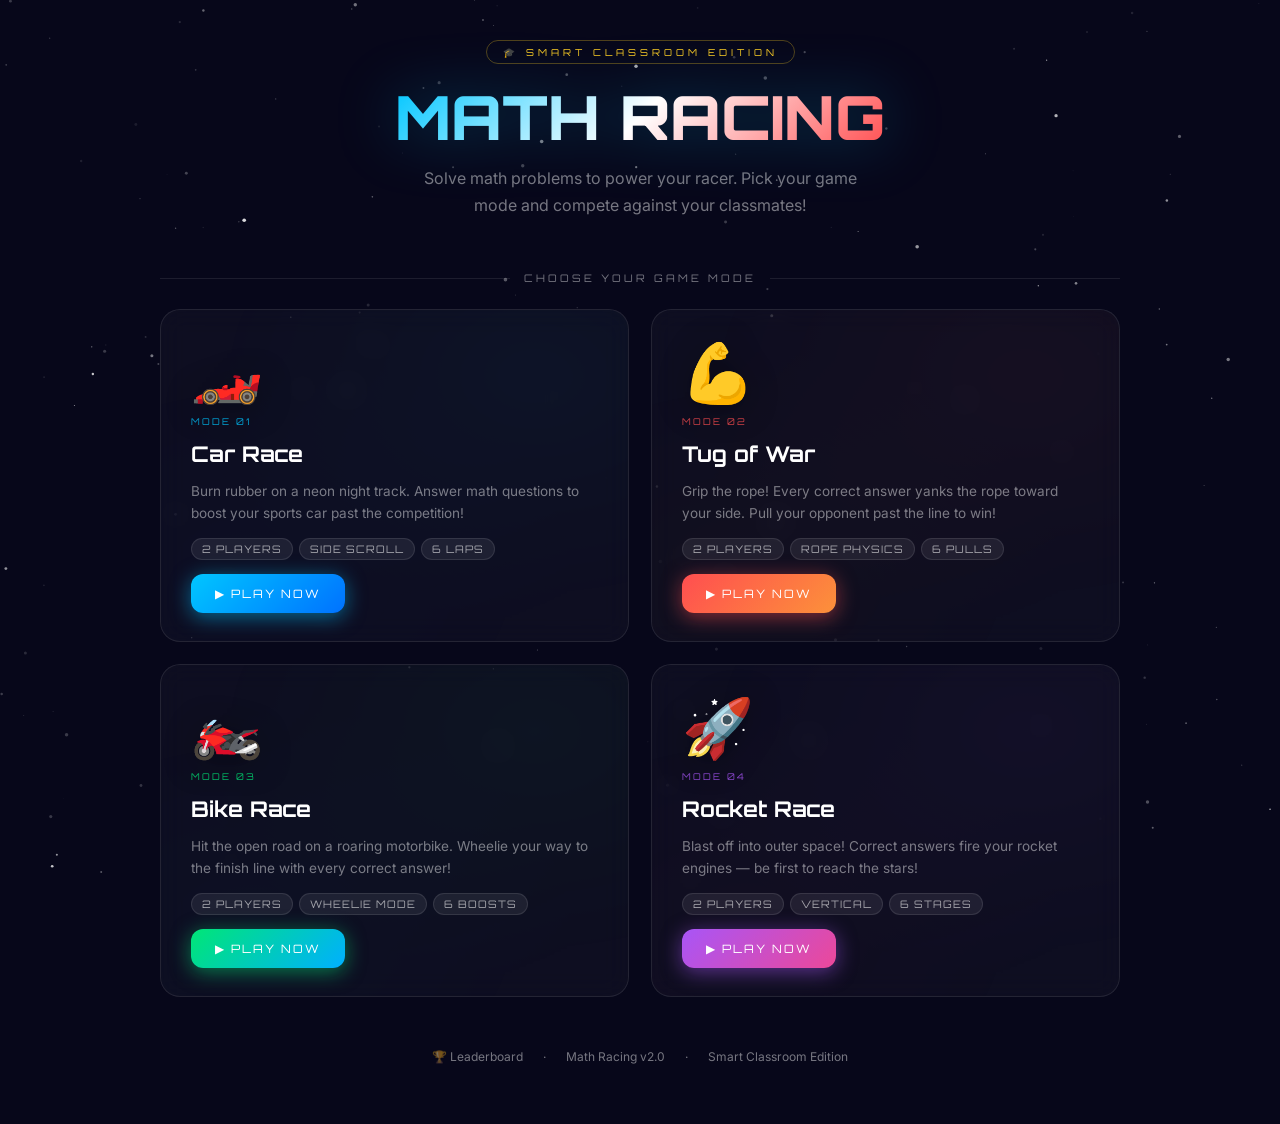
<file: index.html>
<!DOCTYPE html>
<html lang="en">

<head>
  <meta charset="UTF-8" />
  <meta name="viewport" content="width=device-width, initial-scale=1.0" />
  <title>Math Racing – Smart Classroom Edition</title>
  <meta name="description" content="Choose your game mode and race to victory by solving math problems!" />
  <link rel="preconnect" href="https://fonts.googleapis.com" />
  <link rel="preconnect" href="https://fonts.gstatic.com" crossorigin />
  <link
    href="https://fonts.googleapis.com/css2?family=Orbitron:wght@400;700;900&family=Inter:wght@400;500;600&display=swap"
    rel="stylesheet" />
  <link rel="stylesheet" href="style.css" />
  <style>
    *,
    *::before,
    *::after {
      box-sizing: border-box;
      margin: 0;
      padding: 0;
    }

    :root {
      --blue: #00c6ff;
      --red: #ff4e50;
      --gold: #f9ca24;
      --green: #00e676;
      --purple: #a855f7;
      --bg: #07071a;
      --panel: rgba(255, 255, 255, 0.04);
      --panel-border: rgba(255, 255, 255, 0.09);
      --text-dim: rgba(255, 255, 255, 0.45);
      --font-racing: 'Orbitron', monospace;
      --font-body: 'Inter', sans-serif;
      --transition: all 0.25s ease;
    }

    html,
    body {
      min-height: 100vh;
      background: var(--bg);
      color: #fff;
      font-family: var(--font-body);
      overflow-x: hidden;
    }

    /* ── Animated starfield ── */
    .starfield {
      position: fixed;
      inset: 0;
      z-index: 0;
      overflow: hidden;
      pointer-events: none;
    }

    .starfield canvas {
      width: 100%;
      height: 100%;
    }

    /* ── Layout ── */
    .page {
      position: relative;
      z-index: 1;
      display: flex;
      flex-direction: column;
      align-items: center;
      padding: 40px 24px 60px;
      min-height: 100vh;
    }

    /* ── Header ── */
    .hero {
      text-align: center;
      margin-bottom: 52px;
    }

    .hero-badge {
      display: inline-block;
      font-family: var(--font-racing);
      font-size: 0.6rem;
      letter-spacing: 4px;
      color: var(--gold);
      border: 1px solid rgba(249, 202, 36, 0.3);
      padding: 5px 16px;
      border-radius: 20px;
      margin-bottom: 20px;
      animation: pulse-badge 3s ease-in-out infinite;
    }

    @keyframes pulse-badge {

      0%,
      100% {
        box-shadow: 0 0 0 rgba(249, 202, 36, 0);
      }

      50% {
        box-shadow: 0 0 20px rgba(249, 202, 36, 0.35);
      }
    }

    .hero h1 {
      font-family: var(--font-racing);
      font-size: clamp(2rem, 6vw, 3.8rem);
      font-weight: 900;
      line-height: 1.1;
      background: linear-gradient(135deg, var(--blue) 0%, #fff 50%, var(--red) 100%);
      -webkit-background-clip: text;
      -webkit-text-fill-color: transparent;
      background-clip: text;
      margin-bottom: 14px;
      filter: drop-shadow(0 0 30px rgba(0, 198, 255, 0.3));
    }

    .hero p {
      color: var(--text-dim);
      font-size: 1rem;
      line-height: 1.7;
      max-width: 460px;
      margin: 0 auto;
    }

    /* ── Game Cards Grid ── */
    .select-title {
      font-family: var(--font-racing);
      font-size: 0.65rem;
      letter-spacing: 3px;
      color: var(--text-dim);
      text-transform: uppercase;
      margin-bottom: 24px;
      display: flex;
      align-items: center;
      gap: 14px;
      width: 100%;
      max-width: 960px;
    }

    .select-title::before,
    .select-title::after {
      content: '';
      flex: 1;
      height: 1px;
      background: var(--panel-border);
    }

    .cards-grid {
      display: grid;
      grid-template-columns: repeat(2, 1fr);
      gap: 22px;
      width: 100%;
      max-width: 960px;
    }

    @media (max-width: 640px) {
      .cards-grid {
        grid-template-columns: 1fr;
      }
    }

    /* ── Individual Card ── */
    .game-card {
      position: relative;
      border-radius: 20px;
      overflow: hidden;
      cursor: pointer;
      transition: transform 0.3s cubic-bezier(.34, 1.56, .64, 1), box-shadow 0.3s ease;
      border: 1px solid var(--panel-border);
      background: rgba(255, 255, 255, 0.03);
      backdrop-filter: blur(12px);
    }

    .game-card:hover {
      transform: translateY(-8px) scale(1.02);
    }

    .game-card:hover .card-bg {
      opacity: 0.22;
    }

    .game-card:hover .card-btn {
      transform: scale(1.07);
    }

    .game-card:hover .card-icon {
      transform: scale(1.15) rotate(-5deg);
    }

    .game-card:active {
      transform: translateY(-4px) scale(1.01);
    }

    /* Glow border on hover */
    .game-card::before {
      content: '';
      position: absolute;
      inset: -1px;
      border-radius: 21px;
      background: var(--card-glow, linear-gradient(135deg, #00c6ff, #ff4e50));
      z-index: -1;
      opacity: 0;
      transition: opacity 0.3s ease;
    }

    .game-card:hover::before {
      opacity: 1;
    }

    .card-bg {
      position: absolute;
      inset: 0;
      opacity: 0.1;
      transition: opacity 0.4s ease;
      z-index: 0;
    }

    .card-content {
      position: relative;
      z-index: 1;
      padding: 34px 30px 28px;
      display: flex;
      flex-direction: column;
      gap: 14px;
      min-height: 280px;
    }

    .card-icon {
      font-size: 3.6rem;
      line-height: 1;
      transition: transform 0.3s cubic-bezier(.34, 1.56, .64, 1);
      display: block;
      filter: drop-shadow(0 4px 16px rgba(0, 0, 0, 0.4));
    }

    .card-number {
      font-family: var(--font-racing);
      font-size: 0.58rem;
      letter-spacing: 2px;
      color: var(--card-accent, var(--blue));
      opacity: 0.8;
    }

    .card-name {
      font-family: var(--font-racing);
      font-size: 1.35rem;
      font-weight: 700;
      color: #fff;
      line-height: 1.2;
    }

    .card-desc {
      font-size: 0.85rem;
      color: var(--text-dim);
      line-height: 1.6;
      flex: 1;
    }

    .card-tags {
      display: flex;
      flex-wrap: wrap;
      gap: 6px;
    }

    .card-tag {
      font-size: 0.65rem;
      font-family: var(--font-racing);
      letter-spacing: 1px;
      padding: 3px 10px;
      border-radius: 20px;
      background: rgba(255, 255, 255, 0.07);
      border: 1px solid rgba(255, 255, 255, 0.1);
      color: rgba(255, 255, 255, 0.6);
    }

    .card-btn {
      display: inline-flex;
      align-items: center;
      gap: 8px;
      padding: 12px 24px;
      border-radius: 12px;
      border: none;
      font-family: var(--font-racing);
      font-size: 0.72rem;
      letter-spacing: 2px;
      cursor: pointer;
      background: var(--card-btn-bg, linear-gradient(135deg, #00c6ff, #0072ff));
      color: #fff;
      transition: transform 0.2s ease, box-shadow 0.2s ease;
      box-shadow: 0 4px 20px var(--card-btn-shadow, rgba(0, 198, 255, 0.4));
      align-self: flex-start;
      text-decoration: none;
    }

    /* ── Card Themes ── */
    .card-car {
      --card-glow: linear-gradient(135deg, #00c6ff, #0072ff);
      --card-accent: #00c6ff;
      --card-btn-bg: linear-gradient(135deg, #00c6ff, #0072ff);
      --card-btn-shadow: rgba(0, 198, 255, 0.5);
    }

    .card-tug {
      --card-glow: linear-gradient(135deg, #ff4e50, #fc913a);
      --card-accent: #ff4e50;
      --card-btn-bg: linear-gradient(135deg, #ff4e50, #fc913a);
      --card-btn-shadow: rgba(255, 78, 80, 0.5);
    }

    .card-bike {
      --card-glow: linear-gradient(135deg, #00e676, #00b0ff);
      --card-accent: #00e676;
      --card-btn-bg: linear-gradient(135deg, #00e676, #00b0ff);
      --card-btn-shadow: rgba(0, 230, 118, 0.5);
    }

    .card-rocket {
      --card-glow: linear-gradient(135deg, #a855f7, #ec4899);
      --card-accent: #a855f7;
      --card-btn-bg: linear-gradient(135deg, #a855f7, #ec4899);
      --card-btn-shadow: rgba(168, 85, 247, 0.5);
    }

    /* Card-specific backgrounds */
    .card-car .card-bg {
      background: radial-gradient(ellipse at 80% 20%, #00c6ff55, transparent 65%), radial-gradient(ellipse at 20% 80%, #0072ff33, transparent 60%);
    }

    .card-tug .card-bg {
      background: radial-gradient(ellipse at 80% 20%, #ff4e5055, transparent 65%), radial-gradient(ellipse at 20% 80%, #fc913a33, transparent 60%);
    }

    .card-bike .card-bg {
      background: radial-gradient(ellipse at 80% 20%, #00e67655, transparent 65%), radial-gradient(ellipse at 20% 80%, #00b0ff33, transparent 60%);
    }

    .card-rocket .card-bg {
      background: radial-gradient(ellipse at 80% 20%, #a855f755, transparent 65%), radial-gradient(ellipse at 20% 80%, #ec489933, transparent 60%);
    }

    /* ── Footer ── */
    .footer {
      margin-top: 52px;
      text-align: center;
      font-size: 0.75rem;
      color: var(--text-dim);
      display: flex;
      gap: 20px;
      align-items: center;
    }

    .footer a {
      color: var(--text-dim);
      text-decoration: none;
      transition: color 0.2s;
    }

    .footer a:hover {
      color: var(--blue);
    }

    /* ── Floating particles CSS ── */
    .floater {
      position: fixed;
      pointer-events: none;
      font-size: 1.4rem;
      animation: float-up linear infinite;
      opacity: 0;
      z-index: 0;
    }

    @keyframes float-up {
      0% {
        transform: translateY(100vh) rotate(0deg);
        opacity: 0;
      }

      10% {
        opacity: 0.6;
      }

      90% {
        opacity: 0.3;
      }

      100% {
        transform: translateY(-20vh) rotate(360deg);
        opacity: 0;
      }
    }
  </style>
</head>

<body>

  <!-- Starfield canvas -->
  <div class="starfield"><canvas id="starCanvas"></canvas></div>

  <!-- Floating emoji particles -->
  <div id="floaters"></div>

  <div class="page">

    <!-- ── Hero ── -->
    <header class="hero">
      <div class="hero-badge">🎓 SMART CLASSROOM EDITION</div>
      <h1>MATH RACING</h1>
      <p>Solve math problems to power your racer. Pick your game mode and compete against your classmates!</p>
    </header>

    <!-- ── Game Mode Select ── -->
    <div class="select-title">Choose Your Game Mode</div>

    <div class="cards-grid">

      <!-- 1. Car Race -->
      <div class="game-card card-car" onclick="selectGame('car')">
        <div class="card-bg"></div>
        <div class="card-content">
          <span class="card-icon">🏎️</span>
          <div class="card-number">MODE 01</div>
          <div class="card-name">Car Race</div>
          <div class="card-desc">Burn rubber on a neon night track. Answer math questions to boost your sports car past
            the competition!</div>
          <div class="card-tags">
            <span class="card-tag">2 PLAYERS</span>
            <span class="card-tag">SIDE SCROLL</span>
            <span class="card-tag">6 LAPS</span>
          </div>
          <button class="card-btn">▶ PLAY NOW</button>
        </div>
      </div>

      <!-- 2. Tug of War -->
      <div class="game-card card-tug" onclick="selectGame('tug')">
        <div class="card-bg"></div>
        <div class="card-content">
          <span class="card-icon">💪</span>
          <div class="card-number">MODE 02</div>
          <div class="card-name">Tug of War</div>
          <div class="card-desc">Grip the rope! Every correct answer yanks the rope toward your side. Pull your opponent
            past the line to win!</div>
          <div class="card-tags">
            <span class="card-tag">2 PLAYERS</span>
            <span class="card-tag">ROPE PHYSICS</span>
            <span class="card-tag">6 PULLS</span>
          </div>
          <button class="card-btn">▶ PLAY NOW</button>
        </div>
      </div>

      <!-- 3. Bike Race -->
      <div class="game-card card-bike" onclick="selectGame('bike')">
        <div class="card-bg"></div>
        <div class="card-content">
          <span class="card-icon">🏍️</span>
          <div class="card-number">MODE 03</div>
          <div class="card-name">Bike Race</div>
          <div class="card-desc">Hit the open road on a roaring motorbike. Wheelie your way to the finish line with
            every correct answer!</div>
          <div class="card-tags">
            <span class="card-tag">2 PLAYERS</span>
            <span class="card-tag">WHEELIE MODE</span>
            <span class="card-tag">6 BOOSTS</span>
          </div>
          <button class="card-btn">▶ PLAY NOW</button>
        </div>
      </div>

      <!-- 4. Rocket Race -->
      <div class="game-card card-rocket" onclick="selectGame('rocket')">
        <div class="card-bg"></div>
        <div class="card-content">
          <span class="card-icon">🚀</span>
          <div class="card-number">MODE 04</div>
          <div class="card-name">Rocket Race</div>
          <div class="card-desc">Blast off into outer space! Correct answers fire your rocket engines — be first to
            reach the stars!</div>
          <div class="card-tags">
            <span class="card-tag">2 PLAYERS</span>
            <span class="card-tag">VERTICAL</span>
            <span class="card-tag">6 STAGES</span>
          </div>
          <button class="card-btn">▶ PLAY NOW</button>
        </div>
      </div>

    </div><!-- end cards-grid -->

    <!-- ── Footer ── -->
    <footer class="footer">
      <a href="leaderboard.html">🏆 Leaderboard</a>
      <span>·</span>
      <span>Math Racing v2.0</span>
      <span>·</span>
      <span>Smart Classroom Edition</span>
    </footer>

  </div><!-- end page -->

  <script>
    // ── Game select → Subject picker
    function selectGame(mode) {
      window.location.href = `subject.html?mode=${mode}`;
    }

    // ── Starfield
    const starC = document.getElementById('starCanvas');
    const starCtx = starC.getContext('2d');
    let stars = [];
    function initStars() {
      starC.width = window.innerWidth;
      starC.height = window.innerHeight;
      stars = [];
      for (let i = 0; i < 200; i++) {
        stars.push({
          x: Math.random() * starC.width,
          y: Math.random() * starC.height,
          r: Math.random() * 1.6 + 0.3,
          alpha: Math.random() * 0.7 + 0.2,
          speed: Math.random() * 0.3 + 0.05,
          twinkle: Math.random() * Math.PI * 2,
        });
      }
    }
    function drawStars(ts) {
      starCtx.clearRect(0, 0, starC.width, starC.height);
      for (const s of stars) {
        s.twinkle += 0.02;
        const a = s.alpha * (0.6 + 0.4 * Math.sin(s.twinkle));
        starCtx.beginPath();
        starCtx.arc(s.x, s.y, s.r, 0, Math.PI * 2);
        starCtx.fillStyle = `rgba(255,255,255,${a})`;
        starCtx.fill();
      }
      requestAnimationFrame(drawStars);
    }
    window.addEventListener('resize', initStars);
    initStars();
    requestAnimationFrame(drawStars);

    // ── Floating emoji particles
    const floatEmojis = ['🏎️', '🚀', '💡', '➕', '➗', '✖️', '🔢', '🏁', '💥', '⭐', '🏆', '🔥'];
    const floaterContainer = document.getElementById('floaters');
    function spawnFloater() {
      const el = document.createElement('div');
      el.className = 'floater';
      el.textContent = floatEmojis[Math.floor(Math.random() * floatEmojis.length)];
      el.style.left = Math.random() * 100 + 'vw';
      const dur = 8 + Math.random() * 12;
      const delay = Math.random() * 6;
      el.style.animationDuration = dur + 's';
      el.style.animationDelay = delay + 's';
      el.style.fontSize = (0.9 + Math.random() * 1.2) + 'rem';
      floaterContainer.appendChild(el);
      setTimeout(() => el.remove(), (dur + delay) * 1000 + 500);
    }
    for (let i = 0; i < 18; i++) spawnFloater();
    setInterval(spawnFloater, 2500);

    // ── Card hover parallax
    document.querySelectorAll('.game-card').forEach(card => {
      card.addEventListener('mousemove', e => {
        const rect = card.getBoundingClientRect();
        const cx = rect.left + rect.width / 2;
        const cy = rect.top + rect.height / 2;
        const dx = (e.clientX - cx) / (rect.width / 2);
        const dy = (e.clientY - cy) / (rect.height / 2);
        card.style.transform = `translateY(-8px) scale(1.02) rotateX(${-dy * 5}deg) rotateY(${dx * 5}deg)`;
      });
      card.addEventListener('mouseleave', () => {
        card.style.transform = '';
      });
    });
  </script>
</body>

</html>
</file>
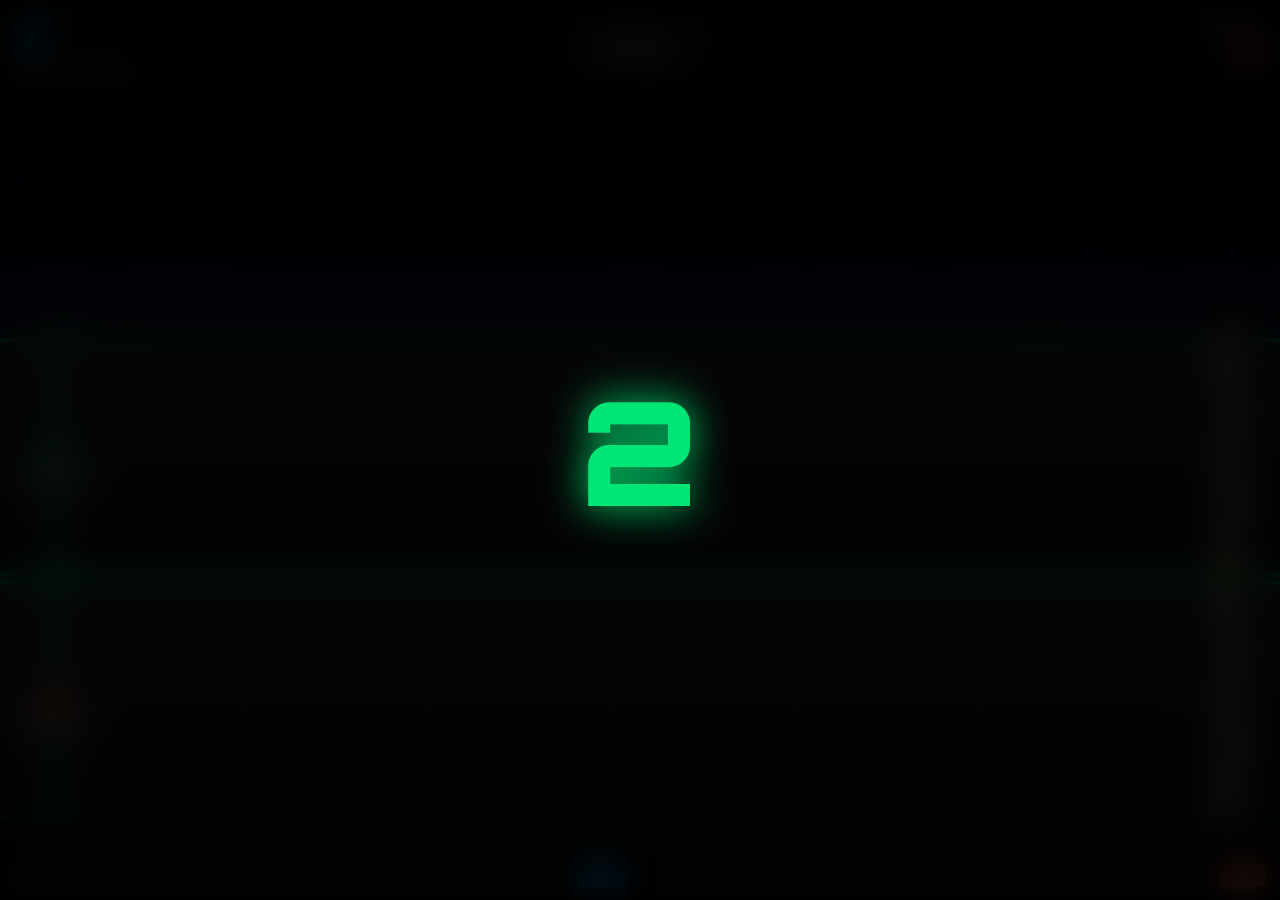
<file: bike.html>
<!DOCTYPE html>
<html lang="en">

<head>
    <meta charset="UTF-8" />
    <meta name="viewport" content="width=device-width, initial-scale=1.0" />
    <title>Bike Race – Math Racing</title>
    <link rel="preconnect" href="https://fonts.googleapis.com" />
    <link
        href="https://fonts.googleapis.com/css2?family=Orbitron:wght@400;700;900&family=Inter:wght@400;500;600&display=swap"
        rel="stylesheet" />
    <link rel="stylesheet" href="style.css" />
    <style>
        *,
        *::before,
        *::after {
            box-sizing: border-box;
        }

        :root {
            --blue: #00c6ff;
            --red: #ff4e50;
            --gold: #f9ca24;
            --green: #00e676;
            --bg: #07071a;
            --panel-border: rgba(255, 255, 255, 0.09);
            --text-dim: rgba(255, 255, 255, 0.45);
            --font-racing: 'Orbitron', monospace;
            --font-body: 'Inter', sans-serif;
        }

        html,
        body {
            margin: 0;
            padding: 0;
            background: var(--bg);
            color: #fff;
            font-family: var(--font-body);
            overflow: hidden;
            height: 100vh;
        }

        /* HUD */
        .hud {
            position: fixed;
            top: 0;
            left: 0;
            right: 0;
            z-index: 10;
            display: grid;
            grid-template-columns: 1fr auto 1fr;
            align-items: center;
            padding: 10px 20px;
            background: rgba(0, 0, 0, 0.6);
            backdrop-filter: blur(12px);
            border-bottom: 1px solid var(--panel-border);
        }

        .hud-team {
            display: flex;
            flex-direction: column;
            gap: 2px;
        }

        .hud-team.right {
            align-items: flex-end;
        }

        .team-name {
            font-family: var(--font-racing);
            font-size: .65rem;
            letter-spacing: 2px;
        }

        .score-big {
            font-family: var(--font-racing);
            font-size: 1.8rem;
            font-weight: 900;
            line-height: 1;
        }

        .score-big.blue {
            color: var(--blue);
            text-shadow: 0 0 20px var(--blue);
        }

        .score-big.red {
            color: var(--red);
            text-shadow: 0 0 20px var(--red);
        }

        .hud-center {
            text-align: center;
        }

        .q-box {
            background: rgba(255, 255, 255, .06);
            border: 1px solid rgba(255, 255, 255, .12);
            border-radius: 12px;
            padding: 8px 18px;
        }

        .q-label {
            font-family: var(--font-racing);
            font-size: .55rem;
            letter-spacing: 2px;
            color: var(--green);
        }

        .q-text {
            font-size: 1.2rem;
            font-weight: 700;
            margin-top: 2px;
        }

        canvas {
            display: block;
            width: 100%;
            height: 100%;
        }

        .canvas-wrap {
            position: fixed;
            inset: 0;
            top: 74px;
        }

        /* Progress bars */
        .prog-bars {
            position: fixed;
            bottom: 55px;
            left: 0;
            right: 0;
            z-index: 10;
            padding: 6px 16px;
            display: flex;
            flex-direction: column;
            gap: 4px;
            background: rgba(0, 0, 0, 0.45);
            backdrop-filter: blur(8px);
        }

        .prog-row {
            display: flex;
            align-items: center;
            gap: 8px;
        }

        .prog-label {
            font-family: var(--font-racing);
            font-size: .58rem;
            letter-spacing: 1px;
            min-width: 120px;
        }

        .prog-track {
            flex: 1;
            height: 8px;
            border-radius: 4px;
            background: rgba(255, 255, 255, .1);
            overflow: hidden;
        }

        .prog-fill {
            height: 100%;
            border-radius: 4px;
            transition: width .4s cubic-bezier(.34, 1.56, .64, 1);
        }

        .fill-a {
            background: linear-gradient(90deg, #00c6ff, #0072ff);
        }

        .fill-b {
            background: linear-gradient(90deg, #ff4e50, #fc913a);
        }

        /* Input row */
        .input-row {
            position: fixed;
            bottom: 0;
            left: 0;
            right: 0;
            z-index: 10;
            display: grid;
            grid-template-columns: 1fr 1fr;
            background: rgba(0, 0, 0, 0.65);
            backdrop-filter: blur(10px);
            border-top: 1px solid var(--panel-border);
            height: 50px;
        }

        .input-cell {
            display: flex;
            align-items: center;
            gap: 8px;
            padding: 6px 14px;
        }

        .input-cell.right {
            border-left: 1px solid var(--panel-border);
        }

        .input-cell input {
            flex: 1;
            background: rgba(255, 255, 255, .07);
            border: 1px solid rgba(255, 255, 255, .12);
            border-radius: 8px;
            padding: 6px 10px;
            color: #fff;
            font-size: .9rem;
            font-family: var(--font-racing);
            outline: none;
        }

        .input-cell input:focus {
            border-color: var(--green);
        }

        .input-cell button {
            padding: 6px 14px;
            border-radius: 8px;
            border: none;
            cursor: pointer;
            font-family: var(--font-racing);
            font-size: .58rem;
            letter-spacing: 1px;
            font-weight: 700;
            transition: transform .2s;
        }

        .btn-a {
            background: linear-gradient(135deg, var(--blue), #0072ff);
            color: #fff;
            box-shadow: 0 0 10px rgba(0, 198, 255, .4);
        }

        .btn-b {
            background: linear-gradient(135deg, var(--red), #fc913a);
            color: #fff;
            box-shadow: 0 0 10px rgba(255, 78, 80, .4);
        }

        /* Feedback */
        .answer-feedback {
            position: fixed;
            top: 90px;
            left: 50%;
            transform: translateX(-50%);
            padding: 8px 24px;
            border-radius: 30px;
            font-family: var(--font-racing);
            font-size: .72rem;
            letter-spacing: 1px;
            pointer-events: none;
            opacity: 0;
            transition: opacity .3s;
            z-index: 20;
            white-space: nowrap;
        }

        .answer-feedback.correct {
            background: rgba(0, 230, 118, .2);
            border: 1px solid #00e676;
            color: #00e676;
        }

        .answer-feedback.wrong {
            background: rgba(255, 78, 80, .2);
            border: 1px solid var(--red);
            color: var(--red);
        }

        /* Overlays */
        .overlay {
            position: fixed;
            inset: 0;
            z-index: 50;
            display: flex;
            flex-direction: column;
            align-items: center;
            justify-content: center;
            gap: 18px;
            background: rgba(0, 0, 0, 0.88);
            backdrop-filter: blur(16px);
            opacity: 0;
            pointer-events: none;
            transition: opacity .4s;
        }

        .overlay.visible {
            opacity: 1;
            pointer-events: all;
        }

        .overlay-title {
            font-family: var(--font-racing);
            font-size: clamp(2rem, 6vw, 4rem);
            font-weight: 900;
            text-align: center;
        }

        .overlay-sub {
            font-size: .9rem;
            color: var(--text-dim);
            text-align: center;
        }

        .overlay-btn {
            padding: 14px 36px;
            border-radius: 12px;
            border: none;
            cursor: pointer;
            font-family: var(--font-racing);
            font-size: .75rem;
            letter-spacing: 2px;
            background: linear-gradient(135deg, var(--green), #00b0ff);
            color: #fff;
            margin-top: 8px;
            box-shadow: 0 4px 20px rgba(0, 230, 118, .5);
            transition: transform .2s;
        }

        .overlay-btn:hover {
            transform: scale(1.06);
        }

        .countdown-num {
            font-family: var(--font-racing);
            font-size: clamp(4rem, 15vw, 9rem);
            font-weight: 900;
            animation: pop .4s ease;
        }

        @keyframes pop {
            from {
                transform: scale(1.8);
                opacity: 0
            }

            to {
                transform: scale(1);
                opacity: 1
            }
        }

        .neon-gold {
            color: var(--gold);
            text-shadow: 0 0 40px var(--gold);
        }

        .neon-blue {
            color: var(--blue);
            text-shadow: 0 0 40px var(--blue);
        }

        .neon-green {
            color: var(--green);
            text-shadow: 0 0 40px var(--green);
        }

        #confettiCanvas {
            position: fixed;
            inset: 0;
            z-index: 60;
            pointer-events: none;
        }

        .back-btn {
            position: fixed;
            top: 14px;
            right: 16px;
            z-index: 20;
            background: rgba(255, 255, 255, .07);
            border: 1px solid rgba(255, 255, 255, .12);
            color: rgba(255, 255, 255, .6);
            padding: 5px 12px;
            border-radius: 8px;
            font-size: .65rem;
            cursor: pointer;
            font-family: var(--font-racing);
            letter-spacing: 1px;
            transition: all .2s;
        }

        .back-btn:hover {
            background: rgba(255, 255, 255, .13);
            color: #fff;
        }
    </style>
</head>

<body>

    <button class="back-btn" onclick="window.location.href='index.html'">← MENU</button>
    <canvas id="confettiCanvas"></canvas>

    <!-- HUD -->
    <div class="hud">
        <div class="hud-team">
            <div class="team-name neon-blue" id="teamAName">Team A</div>
            <div class="score-big blue" id="scoreA">0</div>
            <div class="ws-indicator">
                <div class="ws-dot disconnected" id="wsDot"></div><span id="wsStatus">No Hardware</span>
            </div>
        </div>
        <div class="hud-center">
            <div class="q-box">
                <div class="q-label">🏍️ BIKE RACE · <span id="questionNum">Q1</span></div>
                <div class="q-text" id="questionText">Loading…</div>
            </div>
        </div>
        <div class="hud-team right">
            <div class="team-name" style="color:var(--red)" id="teamBName">Team B</div>
            <div class="score-big red" id="scoreB">0</div>
        </div>
    </div>

    <div class="answer-feedback" id="answerFeedback"></div>

    <!-- Game Canvas -->
    <div class="canvas-wrap"><canvas id="bikeCanvas"></canvas></div>

    <!-- Progress bars -->
    <div class="prog-bars">
        <div class="prog-row">
            <div class="prog-label neon-blue" id="progALabel">Team A: 0%</div>
            <div class="prog-track">
                <div class="prog-fill fill-a" id="progA" style="width:0%"></div>
            </div>
        </div>
        <div class="prog-row">
            <div class="prog-label" id="progBLabel" style="color:var(--red)">Team B: 0%</div>
            <div class="prog-track">
                <div class="prog-fill fill-b" id="progB" style="width:0%"></div>
            </div>
        </div>
    </div>

    <!-- Input row -->
    <div class="input-row">
        <div class="input-cell">
            <input type="number" id="inputA" placeholder="Team A answer…" />
            <button class="btn-a" id="submitA">✔ A</button>
        </div>
        <div class="input-cell right">
            <input type="number" id="inputB" placeholder="Team B answer…" />
            <button class="btn-b" id="submitB">✔ B</button>
        </div>
    </div>

    <!-- Countdown -->
    <div class="overlay" id="countdownOverlay">
        <div class="countdown-num neon-green" id="countdownNum">3</div>
    </div>

    <!-- Victory -->
    <div class="overlay" id="victoryOverlay">
        <div style="font-size:4rem">🏆</div>
        <div class="overlay-title neon-gold" id="victoryTeam">WINNER!</div>
        <div class="overlay-sub" id="victoryScores"></div>
        <button class="overlay-btn" onclick="window.location.href='leaderboard.html'">🏆 LEADERBOARD</button>
        <button class="overlay-btn" onclick="window.location.href='index.html'">🏠 MAIN MENU</button>
        <button class="overlay-btn" style="background:linear-gradient(135deg,#ff4e50,#fc913a)"
            onclick="window.location.href=window.location.href">🔄 PLAY AGAIN</button>
    </div>

    <script src="audio.js"></script>
    <script src="physics.js"></script>
    <script src="game.js"></script>
    
    <!-- Enhanced Keypad Integration -->
    <script>
    (function() {
        'use strict';
        
        const WS_HOST = '10.113.86.153';
        const WS_PORT = 8765;
        const RECONNECT_DELAY = 3000;
        
        const isSecure = window.location.protocol === 'https:';
        
        if (isSecure) {
            console.warn('⚠️ HTTPS detected - WebSocket blocked. Use HTTP or WSS');
            const status = document.getElementById('wsStatus');
            if (status) status.textContent = 'HTTPS blocks WS';
            return;
        }
        
        let socket = null;
        let reconnectTimer = null;
        let isConnected = false;
        
        function connect() {
            try {
                socket = new WebSocket(`ws://${WS_HOST}:${WS_PORT}`);
                socket.onopen = function() {
                    console.log('✅ Keypad connected to Raspberry Pi');
                    isConnected = true;
                    if (typeof setWsDot === 'function') setWsDot(true);
                    if (reconnectTimer) clearTimeout(reconnectTimer);
                };
                socket.onmessage = function(event) {
                    console.log('📥 Received from keypad:', event.data);
                    try {
                        const data = JSON.parse(event.data);
                        if (data.team && data.key) {
                            handleKeyFromKeypad(data.key, data.team);
                        }
                    } catch (e) {
                        const raw = event.data.trim();
                        const match = raw.match(/^([AB]):(.+)$/i);
                        if (match && typeof handleAnswer === 'function') {
                            console.log('📊 Parsed - Team:', match[1], 'Value:', match[2]);
                            handleAnswer(match[1].toUpperCase(), match[2]);
                        }
                    }
                };
                socket.onerror = function() {
                    console.error('❌ WebSocket error');
                    isConnected = false;
                    if (typeof setWsDot === 'function') setWsDot(false);
                };
                socket.onclose = function() {
                    console.log('🔌 Keypad disconnected');
                    isConnected = false;
                    if (typeof setWsDot === 'function') setWsDot(false);
                    reconnectTimer = setTimeout(connect, RECONNECT_DELAY);
                };
            } catch (error) {
                console.error('Connection failed:', error);
                reconnectTimer = setTimeout(connect, RECONNECT_DELAY);
            }
        }
        
        function handleKeyFromKeypad(key, team) {
            console.log('🎮 Keypad input:', key, 'Team:', team);
            const input = document.getElementById('input' + team);
            if (!input) return;
            
            switch(key) {
                case '#':
                case 'SUBMIT':
                    const btn = document.getElementById('submit' + team);
                    if (btn) {
                        console.log('📤 Submitting for Team', team);
                        btn.click();
                    }
                    break;
                case '*':
                case 'CLEAR':
                    input.value = '';
                    console.log('🗑️ Cleared Team', team);
                    break;
                default:
                    if (/^[0-9\-.]$/.test(key)) {
                        input.value += key;
                        console.log('➕ Added:', key);
                    }
            }
        }
        
        window.KeypadBridge = { 
            isConnected: () => isConnected, 
            reconnect: connect,
            handleKey: handleKeyFromKeypad
        };
        
        console.log('🚀 Initializing Raspberry Pi connection...');
        if (document.readyState === 'loading') {
            document.addEventListener('DOMContentLoaded', connect);
        } else {
            connect();
        }
    })();
    </script>
    
    <script>
        // ── WebSocket (ESP32 keypad) ─────────────────────────────────────
        let ws = null, wsConnected = false;
        function connectWS() {
            try {
                ws = new WebSocket('ws://localhost:8765');
                ws.onopen = () => { wsConnected = true; setWsDot(true); };
                ws.onclose = () => { wsConnected = false; setWsDot(false); setTimeout(connectWS, 3000); };
                ws.onerror = () => { };
                ws.onmessage = (ev) => {
                    const match = ev.data.trim().match(/^([AB]):(.+)$/i);
                    if (match && GS.state === GameLogic.STATE.RACING && GS.currentQuestion) {
                        handleAnswer(match[1].toUpperCase(), match[2]);
                    }
                };
            } catch (e) { }
        }
        function sendWS(cmd) { if (ws && wsConnected) try { ws.send(cmd); } catch (e) { } }
        function setWsDot(on) {
            const dot = document.getElementById('wsDot'), txt = document.getElementById('wsStatus');
            if (dot) dot.className = 'ws-dot ' + (on ? 'connected' : 'disconnected');
            if (txt) txt.textContent = on ? 'ESP32 Connected' : 'No Hardware';
        }

        const params = new URLSearchParams(window.location.search);
        const CONFIG = {
            nameA: params.get('tA') || 'Team A',
            nameB: params.get('tB') || 'Team B',
            difficulty: params.get('diff') || 'medium',
            avA: params.get('avA') || '👦',
            avB: params.get('avB') || '👧',
            gameMode: 'bike',
        };

        const GS = GameLogic.createGameState({ difficulty: CONFIG.difficulty, nameA: CONFIG.nameA, nameB: CONFIG.nameB, raceLength: 6 });
        const bikeA = new Physics.Vehicle({ boostPower: 0.95, maxVel: 3.0 });
        const bikeB = new Physics.Vehicle({ boostPower: 0.95, maxVel: 3.0 });

        const canvas = document.getElementById('bikeCanvas');
        const ctx = canvas.getContext('2d');
        function resize() { canvas.width = canvas.offsetWidth; canvas.height = canvas.offsetHeight; }
        window.addEventListener('resize', resize); resize();

        // Road scroll
        let roadOffset = 0; let bgScroll = 0;
        let wheelieA = 0, wheelieB = 0; // 0=normal, >0=wheelie timer

        function drawBg() {
            const W = canvas.width, H = canvas.height;
            // Sky gradient — day to dusk split for each lane
            const sky = ctx.createLinearGradient(0, 0, 0, H * 0.45);
            sky.addColorStop(0, '#060616');
            sky.addColorStop(0.5, '#0f0a28');
            sky.addColorStop(1, '#1a0e3a');
            ctx.fillStyle = sky;
            ctx.fillRect(0, 0, W, H * 0.45);

            // City silhouette
            ctx.fillStyle = '#120e2a';
            for (let i = 0; i < 18; i++) {
                const bx = ((i * 89 + bgScroll * 0.15) % (W + 80) + W + 80) % (W + 80) - 40;
                const bh = 40 + (i * 37 % 90);
                ctx.fillRect(bx, H * 0.45 - bh, 28 + i * 5 % 30, bh);
                // Windows
                ctx.fillStyle = i % 3 === 0 ? 'rgba(255,240,100,0.4)' : 'rgba(100,180,255,0.2)';
                for (let wy = 0; wy < bh - 8; wy += 14) {
                    for (let wx = 4; wx < 26; wx += 10) {
                        ctx.fillRect(bx + wx, H * 0.45 - bh + wy + 6, 5, 6);
                    }
                }
                ctx.fillStyle = '#120e2a';
            }

            // Stars
            for (let i = 0; i < 60; i++) {
                const sx = ((i * 137 + bgScroll * 0.05) % W + W) % W;
                const sy = (i * 53) % (H * 0.35);
                const alpha = 0.4 + 0.4 * Math.sin(i * 0.7 + Date.now() * 0.001);
                ctx.fillStyle = `rgba(255,255,255,${alpha})`;
                ctx.beginPath(); ctx.arc(sx, sy, 0.8, 0, Math.PI * 2); ctx.fill();
            }

            // Ground
            const ground = ctx.createLinearGradient(0, H * 0.45, 0, H);
            ground.addColorStop(0, '#18181c');
            ground.addColorStop(1, '#0a0a0d');
            ctx.fillStyle = ground;
            ctx.fillRect(0, H * 0.45, W, H * 0.55);
        }

        function drawLane(lY, lH) {
            const W = canvas.width;
            // Asphalt
            const asp = ctx.createLinearGradient(0, lY, 0, lY + lH);
            asp.addColorStop(0, '#29292e');
            asp.addColorStop(0.5, '#1f1f22');
            asp.addColorStop(1, '#151518');
            ctx.fillStyle = asp;
            ctx.fillRect(0, lY, W, lH);

            // Edge neon lines
            ctx.strokeStyle = '#00e676';
            ctx.lineWidth = 3;
            ctx.shadowBlur = 12; ctx.shadowColor = '#00e676';
            ctx.beginPath(); ctx.moveTo(0, lY); ctx.lineTo(W, lY); ctx.stroke();
            ctx.beginPath(); ctx.moveTo(0, lY + lH); ctx.lineTo(W, lY + lH); ctx.stroke();
            ctx.shadowBlur = 0;

            // Road dashes
            ctx.setLineDash([28, 18]);
            ctx.strokeStyle = 'rgba(255,255,255,0.18)';
            ctx.lineWidth = 2;
            const midY = lY + lH / 2;
            ctx.beginPath();
            const dashOff = roadOffset % 46;
            ctx.moveTo(-dashOff, midY); ctx.lineTo(W + 50, midY);
            ctx.stroke();
            ctx.setLineDash([]);
        }

        function drawBike(bike, x, y, color, avatar, label) {
            const isWheelying = bike.isBoosting;
            ctx.save();
            ctx.translate(x, y);
            if (isWheelying) { ctx.rotate(-0.22); } // wheelie tilt

            // Glow on boost
            if (bike.isBoosting) {
                ctx.shadowBlur = 28; ctx.shadowColor = color;
            }

            // Bike body
            const bw = 60, bh = 28;
            const grad = ctx.createLinearGradient(-bw / 2, -bh, bw / 2, 0);
            grad.addColorStop(0, color + 'cc');
            grad.addColorStop(1, color + '44');
            ctx.fillStyle = grad;
            ctx.beginPath();
            ctx.moveTo(-bw / 2 + 10, -bh);
            ctx.lineTo(bw / 2 - 6, -bh);
            ctx.lineTo(bw / 2 + 4, -bh / 2);
            ctx.lineTo(bw / 2 - 4, 0);
            ctx.lineTo(-bw / 2, 0);
            ctx.closePath();
            ctx.fill();
            ctx.strokeStyle = color;
            ctx.lineWidth = 1.5;
            ctx.stroke();
            ctx.shadowBlur = 0;

            // Wheels
            const wR = 13;
            const wheels = [{ wx: -bw / 2 + 8, wy: 4 }, { wx: bw / 2 - 8, wy: 4 }];
            for (const { wx, wy } of wheels) {
                ctx.save(); ctx.translate(wx, wy);
                ctx.rotate(bike.wheelAngle);
                ctx.fillStyle = '#333';
                ctx.beginPath(); ctx.arc(0, 0, wR, 0, Math.PI * 2); ctx.fill();
                ctx.strokeStyle = '#777'; ctx.lineWidth = 2;
                ctx.beginPath(); ctx.arc(0, 0, wR, 0, Math.PI * 2); ctx.stroke();
                // Spokes
                for (let s = 0; s < 5; s++) {
                    const a = (s / 5) * Math.PI * 2;
                    ctx.strokeStyle = '#aaa'; ctx.lineWidth = 1.5;
                    ctx.beginPath(); ctx.moveTo(0, 0); ctx.lineTo(Math.cos(a) * (wR - 3), Math.sin(a) * (wR - 3)); ctx.stroke();
                }
                ctx.restore();
            }

            // Rider avatar
            ctx.font = '18px serif';
            ctx.textAlign = 'center'; ctx.textBaseline = 'middle';
            ctx.fillText(avatar, 0, -bh * 0.7);

            // Exhaust flame on boost
            if (bike.isBoosting) {
                ctx.save(); ctx.globalAlpha = 0.85;
                const flameColors = ['#fff', '#ffe082', '#ff6f00'];
                for (let i = 0; i < 3; i++) {
                    const fg = ctx.createRadialGradient(-bw / 2 - 5, 0, 1, -bw / 2 - 12 - i * 5, 0, 10 + i * 3);
                    fg.addColorStop(0, flameColors[i]);
                    fg.addColorStop(1, 'transparent');
                    ctx.fillStyle = fg;
                    ctx.beginPath();
                    ctx.ellipse(-bw / 2 - 8 - i * 4, 0, 12 + i * 3, 5, 0, 0, Math.PI * 2);
                    ctx.fill();
                }
                ctx.restore();
            }

            // Label
            ctx.shadowBlur = 8; ctx.shadowColor = color;
            ctx.fillStyle = color;
            ctx.font = 'bold 10px Orbitron,monospace';
            ctx.textAlign = 'center'; ctx.textBaseline = 'alphabetic';
            ctx.fillText(label, 0, -bh - 12);
            ctx.shadowBlur = 0;

            // Dust
            bike.emitDust(x - bw / 2 - 5, y + 6);
            bike.dustSystem.draw(ctx);

            ctx.restore();
        }

        function drawStartFinish(x, lY, lH, label) {
            ctx.strokeStyle = label === 'FINISH' ? '#f9ca24' : '#00e676';
            ctx.lineWidth = 4;
            ctx.shadowBlur = 10; ctx.shadowColor = ctx.strokeStyle;
            ctx.beginPath(); ctx.moveTo(x, lY - 6); ctx.lineTo(x, lY + lH + 6); ctx.stroke();
            ctx.shadowBlur = 0;
            if (label === 'FINISH') {
                for (let r = 0; r < 5; r++) for (let c = 0; c < 2; c++) {
                    ctx.fillStyle = (r + c) % 2 === 0 ? '#fff' : '#000';
                    ctx.fillRect(x + c * 8, lY + r * (lH / 5), 8, lH / 5);
                }
            }
            ctx.fillStyle = ctx.strokeStyle = label === 'FINISH' ? '#f9ca24' : '#00e676';
            ctx.font = 'bold 10px Orbitron,monospace'; ctx.textAlign = 'center';
            ctx.fillText(label, x + 12, lY - 10);
        }

        function renderFrame() {
            const W = canvas.width, H = canvas.height;
            Physics.updateShake();
            ctx.save();
            ctx.translate(Physics.shake.x, Physics.shake.y);
            ctx.clearRect(-10, -10, W + 20, H + 20);
            drawBg();

            const trackTop = H * 0.32;
            const trackTotal = H * 0.58;
            const lH = trackTotal / 2 - 5;
            const lAY = trackTop + 2;
            const lBY = trackTop + lH + 10;
            const startX = 55, finishX = W - 55;
            const usableW = finishX - startX;

            drawLane(lAY, lH);
            drawLane(lBY, lH);
            drawStartFinish(startX, lAY, lH, 'START');
            drawStartFinish(startX, lBY, lH, 'START');
            drawStartFinish(finishX, lAY, lH, 'FINISH');
            drawStartFinish(finishX, lBY, lH, 'FINISH');

            const bikeAX = startX + bikeA.progress * usableW;
            const bikeBX = startX + bikeB.progress * usableW;
            drawBike(bikeA, bikeAX, lAY + lH * 0.6, '#00c6ff', CONFIG.avA, CONFIG.nameA);
            drawBike(bikeB, bikeBX, lBY + lH * 0.6, '#ff4e50', CONFIG.avB, CONFIG.nameB);

            ctx.restore();

            // Progress UI
            const pA = Math.round(bikeA.progress * 100);
            const pB = Math.round(bikeB.progress * 100);
            document.getElementById('progA').style.width = pA + '%';
            document.getElementById('progB').style.width = pB + '%';
            document.getElementById('progALabel').textContent = `${CONFIG.nameA}: ${pA}%`;
            document.getElementById('progBLabel').textContent = `${CONFIG.nameB}: ${pB}%`;
            document.getElementById('scoreA').textContent = GS.teamA.score;
            document.getElementById('scoreB').textContent = GS.teamB.score;
        }

        let lastT = 0;
        function gameLoop(ts) {
            requestAnimationFrame(gameLoop);
            const dt = Math.min((ts - lastT) / 16.67, 3); lastT = ts;

            if (GS.state === GameLogic.STATE.RACING) {
                bgScroll += (bikeA.vel + bikeB.vel) * 2;
                roadOffset += (bikeA.vel + bikeB.vel) * 2.5;
                bikeA.update(dt); bikeB.update(dt);
                if (!GS.winner) {
                    const w = GameLogic.checkVictory(GS, bikeA, bikeB);
                    if (w) triggerVictory(w);
                }
            }
            renderFrame();
        }
        requestAnimationFrame(gameLoop);

        function handleAnswer(team, raw) {
            if (GS.state !== GameLogic.STATE.RACING) return;
            const result = GameLogic.validateAnswer(GS, team, raw);
            GameLogic.applyAnswer(GS, team, result.correct);
            if (result.correct) {
                AudioEngine.playEngineBoost();
                const bike = team === 'A' ? bikeA : bikeB;
                bike.boost();
                bike.directBoost(1 / 6);
                Physics.triggerShake(6);
                showFeedback(team, true, raw);
                sendWS(team === 'A' ? 'MOVE_A' : 'MOVE_B');
                setTimeout(() => {
                    const w = GameLogic.checkVictory(GS, bikeA, bikeB);
                    if (w) { triggerVictory(w); return; }
                    setTimeout(showNextQ, 500);
                }, 200);
            } else {
                AudioEngine.playBuzz();
                showFeedback(team, false, raw);
                sendWS(team === 'A' ? 'BUZZ_A' : 'BUZZ_B');
                setTimeout(showNextQ, 500);
            }
        }

        function showFeedback(team, correct, ans) {
            const name = team === 'A' ? CONFIG.nameA : CONFIG.nameB;
            const el = document.getElementById('answerFeedback');
            el.textContent = correct ? `✅ ${name}: ${ans} — CORRECT! Wheelie! 🏍️` : `❌ ${name}: ${ans} — Wrong!`;
            el.className = 'answer-feedback ' + (correct ? 'correct' : 'wrong');
            el.style.opacity = '1';
            setTimeout(() => el.style.opacity = '0', 1800);
        }

        function showNextQ() {
            if (GS.state !== GameLogic.STATE.RACING) return;
            const q = GameLogic.nextQuestion(GS);
            document.getElementById('questionText').textContent = q.question;
            document.getElementById('questionNum').textContent = 'Q' + (GS.questionNum + 1);
        }

        function triggerVictory(winner) {
            GS.state = GameLogic.STATE.VICTORY;
            AudioEngine.playVictory();
            const name = winner === 'A' ? CONFIG.nameA : CONFIG.nameB;
            const winTeam = winner === 'A' ? GS.teamA : GS.teamB;
            const loseTeam = winner === 'A' ? GS.teamB : GS.teamA;
            const elapsed = GS.startTime ? Math.round((Date.now() - GS.startTime) / 1000) : null;
            GameLogic.saveResult({ ...CONFIG, avA: winner === 'A' ? CONFIG.avA : CONFIG.avB }, winTeam, winTeam.score, winTeam.correct, GS.questionNum, elapsed);
            GameLogic.saveResult({ ...CONFIG, avA: winner === 'A' ? CONFIG.avB : CONFIG.avA }, loseTeam, loseTeam.score, loseTeam.correct, GS.questionNum, elapsed);
            document.getElementById('victoryTeam').textContent = name + ' WINS! 🏍️';
            document.getElementById('victoryTeam').style.color = winner === 'A' ? '#00c6ff' : '#ff4e50';
            document.getElementById('victoryScores').textContent = `Boosts: ${winTeam.score} | Accuracy: ${GS.questionNum > 0 ? Math.round(winTeam.correct / GS.questionNum * 100) : 0}%`;
            document.getElementById('victoryOverlay').classList.add('visible');
            const cc = document.getElementById('confettiCanvas');
            cc.width = window.innerWidth; cc.height = window.innerHeight;
            new Physics.ConfettiSystem(cc).start();
        }

        function startCountdown() {
            GS.state = GameLogic.STATE.COUNTDOWN;
            const ov = document.getElementById('countdownOverlay');
            const num = document.getElementById('countdownNum');
            ov.classList.add('visible');
            let count = 3;
            num.textContent = count;
            AudioEngine.playCountdownBeep(440);
            const iv = setInterval(() => {
                count--;
                if (count > 0) {
                    num.textContent = count;
                    num.style.animation = 'none'; void num.offsetWidth; num.style.animation = '';
                    AudioEngine.playCountdownBeep(440);
                } else {
                    clearInterval(iv);
                    num.textContent = 'GO!'; num.className = 'countdown-num neon-gold';
                    num.style.animation = 'none'; void num.offsetWidth; num.style.animation = '';
                    AudioEngine.playGo();
                    setTimeout(() => { ov.classList.remove('visible'); beginRace(); }, 700);
                }
            }, 900);
        }

        function beginRace() {
            GS.state = GameLogic.STATE.RACING;
            GS.startTime = Date.now();
            AudioEngine.startRaceAmbience();
            showNextQ();
        }

        document.getElementById('submitA').addEventListener('click', () => submitTeam('A'));
        document.getElementById('submitB').addEventListener('click', () => submitTeam('B'));
        document.getElementById('inputA').addEventListener('keydown', e => { if (e.key === 'Enter') submitTeam('A'); });
        document.getElementById('inputB').addEventListener('keydown', e => { if (e.key === 'Enter') submitTeam('B'); });

        function submitTeam(team) {
            if (GS.state !== GameLogic.STATE.RACING) return;
            const inp = document.getElementById('input' + team);
            const raw = inp.value.trim();
            if (!raw) return;
            handleAnswer(team, raw);
            inp.value = ''; inp.focus();
        }

        document.getElementById('teamAName').textContent = CONFIG.nameA;
        document.getElementById('teamBName').textContent = CONFIG.nameB;
        connectWS();
        startCountdown();
    </script>
</body>

</html>
</file>
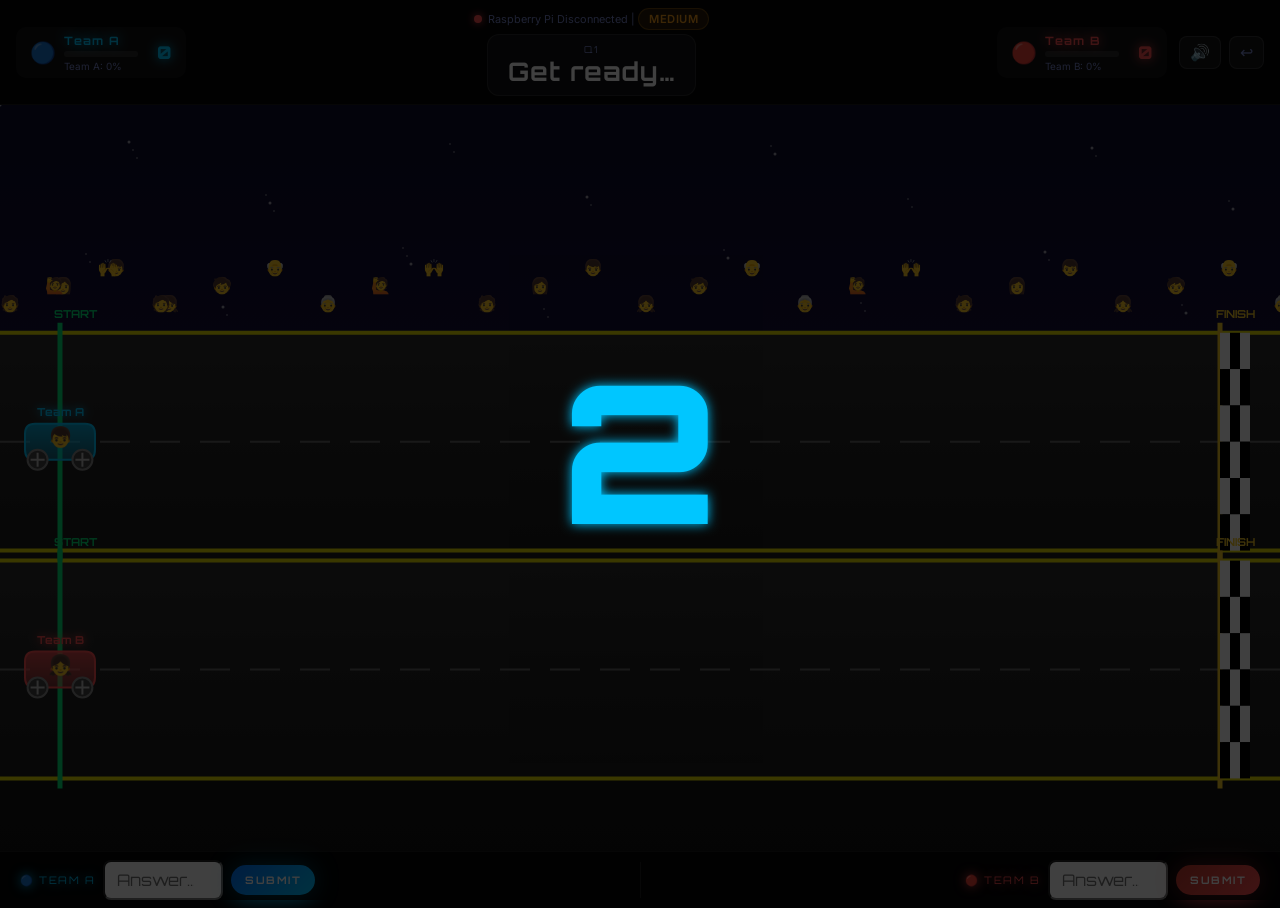
<file: game.html>
<!DOCTYPE html>
<html lang="en">

<head>
    <meta charset="UTF-8" />
    <meta name="viewport" content="width=device-width, initial-scale=1.0" />
    <title>Race – Math Racing</title>
    <meta name="description" content="Live math racing game – answer questions to accelerate your vehicle!" />
    <link rel="stylesheet" href="style.css" />
    <style>
        /* ── Page Layout ─────────────────────────────────────── */
        body {
            margin: 0;
            overflow: hidden;
            height: 100vh;
            display: flex;
            flex-direction: column;
            background: #09090f;
        }

        /* ── Top HUD ─────────────────────────────────────────── */
        #topHud {
            display: flex;
            align-items: center;
            justify-content: space-between;
            padding: 8px 16px;
            background: rgba(0, 0, 0, .7);
            border-bottom: 1px solid rgba(255, 255, 255, .08);
            flex-shrink: 0;
            gap: 12px;
            flex-wrap: wrap;
            z-index: 10;
        }

        .hud-team {
            display: flex;
            align-items: center;
            gap: 8px;
            background: rgba(255, 255, 255, .05);
            border-radius: 10px;
            padding: 6px 14px;
            min-width: 170px;
        }

        .hud-team-icon {
            font-size: 1.3rem;
        }

        .hud-team-info {
            display: flex;
            flex-direction: column;
            gap: 3px;
            flex: 1;
        }

        .hud-team-name {
            font-family: var(--font-racing);
            font-size: .72rem;
            font-weight: 700;
            letter-spacing: 1px;
        }

        .hud-progress {
            height: 6px;
            background: rgba(255, 255, 255, .1);
            border-radius: 3px;
            overflow: hidden;
        }

        .hud-progress-fill {
            height: 100%;
            border-radius: 3px;
            transition: width .35s ease;
        }

        .hud-score {
            font-family: var(--font-racing);
            font-size: 1.1rem;
            font-weight: 900;
            min-width: 26px;
            text-align: right;
        }

        .hud-center {
            display: flex;
            flex-direction: column;
            align-items: center;
            gap: 4px;
            text-align: center;
        }

        .hud-center-title {
            font-family: var(--font-racing);
            font-size: .6rem;
            letter-spacing: 2px;
            color: var(--text-dim);
        }

        #questionPanel {
            background: rgba(255, 255, 255, .06);
            border: 1px solid rgba(255, 255, 255, .1);
            border-radius: 12px;
            padding: 8px 20px;
            text-align: center;
        }

        #questionNum {
            font-family: var(--font-racing);
            font-size: .6rem;
            letter-spacing: 2px;
            color: var(--text-dim);
        }

        #questionText {
            font-family: var(--font-racing);
            font-size: clamp(1rem, 2.5vw, 1.6rem);
            font-weight: 700;
            color: #fff;
            letter-spacing: 1px;
            white-space: nowrap;
        }

        .hud-controls {
            display: flex;
            gap: 8px;
            align-items: center;
        }

        .hud-controls button {
            background: rgba(255, 255, 255, .07);
            border: 1px solid rgba(255, 255, 255, .12);
            border-radius: 8px;
            color: var(--text-dim);
            padding: 6px 10px;
            cursor: pointer;
            font-size: 1rem;
            transition: var(--transition);
        }

        .hud-controls button:hover {
            background: rgba(255, 255, 255, .15);
            color: #fff;
        }

        .ws-indicator {
            display: flex;
            align-items: center;
            font-size: .68rem;
            color: var(--text-dim);
        }

        /* ── Canvas ──────────────────────────────────────────── */
        #raceCanvas {
            flex: 1;
            width: 100%;
            display: block;
        }

        /* ── Bottom Answer Panel ─────────────────────────────── */
        #bottomPanel {
            display: flex;
            align-items: center;
            justify-content: space-between;
            padding: 8px 20px;
            background: rgba(0, 0, 0, .8);
            border-top: 1px solid rgba(255, 255, 255, .08);
            gap: 12px;
            flex-shrink: 0;
            z-index: 10;
        }

        .answer-box {
            display: flex;
            align-items: center;
            gap: 8px;
            flex: 1;
        }

        .answer-box label {
            font-family: var(--font-racing);
            font-size: .65rem;
            letter-spacing: 1.5px;
            white-space: nowrap;
        }

        .answer-box input {
            flex: 1;
            max-width: 120px;
            padding: 8px 12px;
            font-size: 1rem;
            font-family: var(--font-racing);
            border-radius: 8px;
        }

        .answer-box button {
            padding: 8px 18px;
            font-size: .72rem;
        }

        .answer-divider {
            width: 1px;
            height: 36px;
            background: rgba(255, 255, 255, .1);
        }

        /* ── Answer Feedback ─────────────────────────────────── */
        .answer-feedback {
            position: fixed;
            top: 90px;
            left: 50%;
            transform: translateX(-50%);
            background: rgba(20, 20, 40, .95);
            border-radius: 50px;
            padding: 10px 28px;
            font-family: var(--font-racing);
            font-size: .82rem;
            z-index: 500;
            border: 1px solid rgba(255, 255, 255, .1);
            transition: opacity .4s;
            opacity: 0;
            pointer-events: none;
            white-space: nowrap;
        }

        .answer-feedback.correct {
            border-color: var(--green);
            color: var(--green);
        }

        .answer-feedback.wrong {
            border-color: var(--red);
            color: var(--red);
        }

        /* ── Countdown Overlay ───────────────────────────────── */
        #countdownOverlay {
            position: fixed;
            inset: 0;
            display: flex;
            align-items: center;
            justify-content: center;
            background: rgba(0, 0, 0, .75);
            z-index: 1000;
            opacity: 0;
            pointer-events: none;
            transition: opacity .3s;
        }

        #countdownOverlay.visible {
            opacity: 1;
            pointer-events: all;
        }

        .countdown-num {
            font-family: var(--font-racing);
            font-size: clamp(5rem, 20vw, 12rem);
            font-weight: 900;
            animation: countPulse .75s ease-out;
        }

        /* ── Victory Overlay ─────────────────────────────────── */
        #victoryOverlay {
            position: fixed;
            inset: 0;
            display: flex;
            flex-direction: column;
            align-items: center;
            justify-content: center;
            gap: 20px;
            background: rgba(0, 0, 0, .88);
            z-index: 1100;
            opacity: 0;
            pointer-events: none;
            transition: opacity .5s;
        }

        #victoryOverlay.visible {
            opacity: 1;
            pointer-events: all;
        }

        .v-trophy {
            font-size: 5rem;
            animation: trophyBounce 1s ease-out;
        }

        @keyframes trophyBounce {
            0% {
                transform: scale(0) rotate(-25deg);
            }

            70% {
                transform: scale(1.2) rotate(6deg);
            }

            100% {
                transform: scale(1) rotate(0);
            }
        }

        #victoryTeam {
            font-family: var(--font-racing);
            font-size: clamp(2rem, 5vw, 3.5rem);
            font-weight: 900;
        }

        #victoryScores {
            font-family: var(--font-ui);
            font-size: 1rem;
            color: var(--text-dim);
        }

        .v-actions {
            display: flex;
            gap: 14px;
            margin-top: 8px;
        }

        /* ── Confetti Canvas  ────────────────────────────────── */
        #confettiCanvas {
            position: fixed;
            inset: 0;
            pointer-events: none;
            z-index: 1050;
        }

        @keyframes countPulse {
            0% {
                transform: scale(2.2);
                opacity: 0;
            }

            60% {
                transform: scale(.9);
                opacity: 1;
            }

            100% {
                transform: scale(1);
                opacity: 1;
            }
        }
    </style>
</head>

<body>
    <!-- ── Top HUD ──────────────────────────────────────────────── -->
    <div id="topHud">

        <!-- Team A -->
        <div class="hud-team">
            <span class="hud-team-icon">🔵</span>
            <div class="hud-team-info">
                <div class="hud-team-name neon-blue" id="teamAName">Team A</div>
                <div class="hud-progress">
                    <div class="hud-progress-fill" id="progA"
                        style="width:0%;background:linear-gradient(90deg,#0072ff,#00c6ff);"></div>
                </div>
                <div style="font-size:.62rem;color:var(--text-dim);" id="progALabel">0%</div>
            </div>
            <div class="hud-score neon-blue" id="scoreA">0</div>
        </div>

        <!-- Center: Question + WS Status -->
        <div class="hud-center" style="flex:1;min-width:240px;">
            <div class="ws-indicator">
                <span class="ws-dot" id="wsDot"></span>
                <span id="wsStatus">Connecting…</span>
                &nbsp;|&nbsp;
                <span id="diffBadge" class="badge">MEDIUM</span>
            </div>
            <div id="questionPanel">
                <div id="questionNum">Q1</div>
                <div id="questionText">Get ready…</div>
            </div>
        </div>

        <!-- Team B -->
        <div class="hud-team">
            <span class="hud-team-icon">🔴</span>
            <div class="hud-team-info">
                <div class="hud-team-name neon-red" id="teamBName">Team B</div>
                <div class="hud-progress">
                    <div class="hud-progress-fill" id="progB"
                        style="width:0%;background:linear-gradient(90deg,#c0392b,#ff4e50);"></div>
                </div>
                <div style="font-size:.62rem;color:var(--text-dim);" id="progBLabel">0%</div>
            </div>
            <div class="hud-score neon-red" id="scoreB">0</div>
        </div>

        <!-- Buttons -->
        <div class="hud-controls">
            <button id="muteBtn" title="Toggle sound">🔊</button>
            <button id="backBtn" title="Back to setup">↩</button>
        </div>
    </div>

    <!-- ── Race Canvas ───────────────────────────────────────────── -->
    <canvas id="raceCanvas"></canvas>

    <!-- ── Answer Feedback ──────────────────────────────────────── -->
    <div class="answer-feedback" id="answerFeedback"></div>

    <!-- ── Bottom Answer Panel ──────────────────────────────────── -->
    <div id="bottomPanel">

        <!-- Team A answer -->
        <div class="answer-box">
            <label class="neon-blue">🔵 <span id="labelA">TEAM A</span></label>
            <input type="number" id="inputA" placeholder="Answer…" autocomplete="off" />
            <button class="btn btn-primary" id="submitA" style="padding:8px 14px;font-size:.65rem;">SUBMIT</button>
        </div>

        <div class="answer-divider"></div>

        <!-- Team B answer -->
        <div class="answer-box" style="justify-content:flex-end;">
            <label class="neon-red">🔴 <span id="labelB">TEAM B</span></label>
            <input type="number" id="inputB" placeholder="Answer…" autocomplete="off" />
            <button class="btn btn-danger" id="submitB" style="padding:8px 14px;font-size:.65rem;">SUBMIT</button>
        </div>

    </div>

    <!-- ── Countdown Overlay ─────────────────────────────────────── -->
    <div id="countdownOverlay">
        <div class="countdown-num neon-blue" id="countdownNum">3</div>
    </div>

    <!-- ── Victory Overlay ──────────────────────────────────────── -->
    <div id="victoryOverlay">
        <div class="v-trophy">🏆</div>
        <div id="victoryTeam">WINNER!</div>
        <div id="victoryScores"></div>
        <div class="v-actions">
            <button class="btn btn-primary" id="playAgainBtn">🔄 Race Again</button>
            <button class="btn btn-ghost" id="lbBtn">🏆 Leaderboard</button>
        </div>
    </div>

    <!-- ── Confetti Canvas ───────────────────────────────────────── -->
    <canvas id="confettiCanvas"></canvas>

    <!-- ── Scripts ───────────────────────────────────────────────── -->
    <script src="audio.js"></script>
    <script src="physics.js"></script>
    <script src="game.js"></script>
    
    <!-- Enhanced Keypad Integration -->
    <script>
    // Math Racing Game - Enhanced WebSocket Keypad Integration
    (function() {
        'use strict';
        
        // Configuration
        const WS_HOST = '10.113.86.153'; // Raspberry Pi IP address
        const WS_PORT = 8765;
        const RECONNECT_DELAY = 3000;
        
        // Detect if we're on HTTPS
        const isSecure = window.location.protocol === 'https:';
        
        if (isSecure) {
            console.warn('⚠️ HTTPS detected - WebSocket connection to ws:// is blocked by browser');
            console.warn('💡 Solutions:');
            console.warn('   1. Test locally: http://localhost:8000/game.html');
            console.warn('   2. Set up WSS (secure WebSocket) on Raspberry Pi');
            
            const status = document.getElementById('wsStatus');
            if (status) {
                status.textContent = 'HTTPS blocks WS - Use HTTP or WSS';
                status.style.color = '#ff9800';
            }
            return;
        }
        
        let socket = null;
        let reconnectTimer = null;
        let isConnected = false;
        
        // Team keypad mappings
        const SUBMIT_KEY = '#';
        const CLEAR_KEY = '*';
        
        // Connect to WebSocket server
        function connect() {
            try {
                socket = new WebSocket(`ws://${WS_HOST}:${WS_PORT}`);
                
                socket.onopen = function() {
                    console.log('✅ Keypad connected to Raspberry Pi');
                    isConnected = true;
                    updateConnectionStatus(true);
                    if (reconnectTimer) {
                        clearTimeout(reconnectTimer);
                        reconnectTimer = null;
                    }
                };
                
                socket.onmessage = function(event) {
                    console.log('📥 Received from keypad:', event.data);
                    try {
                        const data = JSON.parse(event.data);
                        handleKeyFromKeypad(data.key, data.team);
                    } catch (e) {
                        // Handle raw string format: "A:24" or "B:15"
                        const raw = event.data.trim();
                        const match = raw.match(/^([AB]):(.+)$/i);
                        if (match) {
                            const team = match[1].toUpperCase();
                            const value = match[2];
                            console.log('📊 Parsed input - Team:', team, 'Value:', value);
                            handleRawInput(team, value);
                        } else {
                            console.warn('⚠️ Unknown message format:', raw);
                        }
                    }
                };
                
                socket.onerror = function(error) {
                    console.error('❌ WebSocket error:', error);
                    isConnected = false;
                    updateConnectionStatus(false);
                };
                
                socket.onclose = function() {
                    console.log('🔌 Keypad disconnected from Raspberry Pi');
                    isConnected = false;
                    updateConnectionStatus(false);
                    reconnectTimer = setTimeout(connect, RECONNECT_DELAY);
                };
                
            } catch (error) {
                console.error('Failed to connect to Raspberry Pi:', error);
                reconnectTimer = setTimeout(connect, RECONNECT_DELAY);
            }
        }
        
        // Handle keypad input from Raspberry Pi
        function handleKeyFromKeypad(key, team) {
            console.log('🎮 Keypad input:', key, 'Team:', team);
            
            // Detect team if not provided
            if (!team) {
                team = detectTeamFromKey(key);
            }
            
            if (!team) {
                console.warn('⚠️ Could not detect team for key:', key);
                return;
            }
            
            // Map keypad keys to game actions
            switch(key) {
                case '#':
                case 'SUBMIT':
                    gameAction('SUBMIT', team);
                    break;
                case '*':
                case 'CLEAR':
                    gameAction('CLEAR', team);
                    break;
                case 'A':
                case 'B':
                case 'C':
                case 'D':
                    // For GK mode (not used in math mode)
                    gameAction('OPTION', team, key);
                    break;
                default:
                    // Handle numeric input
                    if (!isNaN(key) || key === '-' || key === '.') {
                        gameAction('NUMBER', team, key);
                    }
            }
        }
        
        // Handle raw format input (e.g., "A:24")
        function handleRawInput(team, value) {
            console.log('📝 Processing answer - Team:', team, 'Value:', value);
            
            // Directly submit the answer
            const input = document.getElementById('input' + team);
            if (input) {
                input.value = value;
                input.focus();
                
                // Auto-submit after a short delay
                setTimeout(() => {
                    const submitBtn = document.getElementById('submit' + team);
                    if (submitBtn) {
                        console.log('✅ Auto-submitting answer for Team', team);
                        submitBtn.click();
                    }
                }, 100);
            } else {
                console.error('❌ Input field not found for Team', team);
            }
        }
        
        // Detect team from key press pattern
        function detectTeamFromKey(key) {
            // This can be enhanced based on your keypad layout
            // For now, return null and let the keypad send team info
            return null;
        }
        
        // Execute game actions based on keypad input
        function gameAction(action, team, value = null) {
            console.log('🎯 Game action:', action, 'Team:', team, 'Value:', value);
            
            const input = document.getElementById('input' + team);
            const submitBtn = document.getElementById('submit' + team);
            
            switch(action) {
                case 'NUMBER':
                    // Append number to input field
                    if (input) {
                        input.value += value;
                        input.focus();
                        console.log('➕ Added digit:', value, 'Current value:', input.value);
                    }
                    break;
                    
                case 'SUBMIT':
                    // Submit the answer
                    if (submitBtn) {
                        console.log('📤 Submitting answer for Team', team);
                        submitBtn.click();
                    }
                    break;
                    
                case 'CLEAR':
                    // Clear the input field
                    if (input) {
                        input.value = '';
                        input.focus();
                        console.log('🗑️ Cleared input for Team', team);
                    }
                    break;
                    
                case 'OPTION':
                    // For GK mode (handled differently)
                    console.log('🔤 Option selected:', value);
                    break;
                    
                default:
                    console.warn('⚠️ Unknown action:', action);
            }
        }
        
        // Update connection status indicator
        function updateConnectionStatus(connected) {
            const dot = document.getElementById('wsDot');
            const status = document.getElementById('wsStatus');
            
            if (dot) {
                dot.className = 'ws-dot ' + (connected ? 'connected' : 'disconnected');
            }
            
            if (status) {
                status.textContent = connected 
                    ? 'Raspberry Pi Connected' 
                    : 'Raspberry Pi Disconnected';
            }
            
            console.log(connected ? '🟢 Status: Connected' : '🔴 Status: Disconnected');
        }
        
        // Send command to hardware
        function sendCommand(cmd) {
            if (socket && isConnected) {
                try {
                    socket.send(cmd);
                    console.log('📤 Sent to Raspberry Pi:', cmd);
                } catch (e) {
                    console.error('❌ Failed to send command:', e);
                }
            } else {
                console.warn('⚠️ Cannot send - not connected to Raspberry Pi');
            }
        }
        
        // Expose to global scope
        window.KeypadBridge = {
            isConnected: () => isConnected,
            send: sendCommand,
            reconnect: connect,
            handleKey: handleKeyFromKeypad
        };
        
        // Auto-connect on page load
        console.log('🚀 Initializing Raspberry Pi keypad connection...');
        if (document.readyState === 'loading') {
            document.addEventListener('DOMContentLoaded', connect);
        } else {
            connect();
        }
        
    })();
    </script>
    
    <script src="script.js"></script>
</body>

</html>
</file>
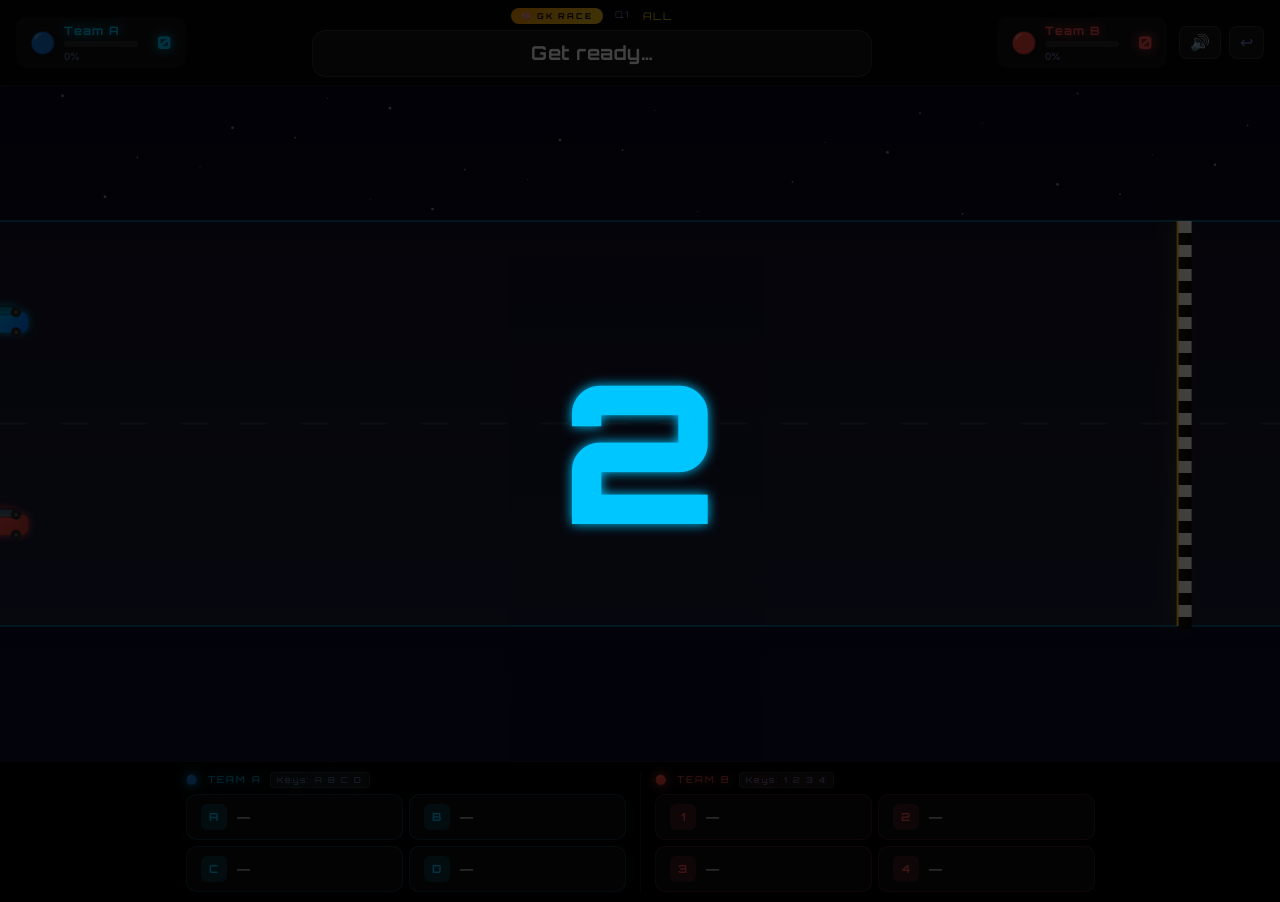
<file: gk-game.html>
<!DOCTYPE html>
<html lang="en">

<head>
    <meta charset="UTF-8" />
    <meta name="viewport" content="width=device-width, initial-scale=1.0" />
    <title>GK Race – Math Racing</title>
    <meta name="description" content="General Knowledge racing – press A B C D or 1 2 3 4 to answer!" />
    <link rel="stylesheet" href="style.css" />
    <style>
        /* ── Page Layout ── */
        body {
            margin: 0;
            overflow: hidden;
            height: 100vh;
            display: flex;
            flex-direction: column;
            background: #09090f;
        }

        /* ── Top HUD ── */
        #topHud {
            display: flex;
            align-items: center;
            justify-content: space-between;
            padding: 8px 16px;
            background: rgba(0, 0, 0, .75);
            border-bottom: 1px solid rgba(255, 255, 255, .08);
            flex-shrink: 0;
            gap: 12px;
            flex-wrap: wrap;
            z-index: 10;
        }

        .hud-team {
            display: flex;
            align-items: center;
            gap: 8px;
            background: rgba(255, 255, 255, .05);
            border-radius: 10px;
            padding: 6px 14px;
            min-width: 170px;
        }

        .hud-team-icon {
            font-size: 1.3rem;
        }

        .hud-team-info {
            display: flex;
            flex-direction: column;
            gap: 3px;
            flex: 1;
        }

        .hud-team-name {
            font-family: var(--font-racing);
            font-size: .72rem;
            font-weight: 700;
            letter-spacing: 1px;
        }

        .hud-progress {
            height: 6px;
            background: rgba(255, 255, 255, .1);
            border-radius: 3px;
            overflow: hidden;
        }

        .hud-progress-fill {
            height: 100%;
            border-radius: 3px;
            transition: width .35s ease;
        }

        .hud-score {
            font-family: var(--font-racing);
            font-size: 1.1rem;
            font-weight: 900;
            min-width: 26px;
            text-align: right;
        }

        .hud-center {
            display: flex;
            flex-direction: column;
            align-items: center;
            gap: 6px;
            text-align: center;
            flex: 1;
            min-width: 300px;
        }

        .hud-center-top {
            display: flex;
            gap: 12px;
            align-items: center;
            font-size: .65rem;
            color: var(--text-dim);
            font-family: var(--font-racing);
            letter-spacing: 1.5px;
        }

        .gk-badge {
            background: linear-gradient(135deg, #ff9800, #f9ca24);
            color: #000;
            font-family: var(--font-racing);
            font-size: .5rem;
            letter-spacing: 2px;
            padding: 3px 10px;
            border-radius: 20px;
            font-weight: 700;
        }

        /* Question panel */
        #questionPanel {
            background: rgba(255, 255, 255, .07);
            border: 1px solid rgba(255, 255, 255, .12);
            border-radius: 14px;
            padding: 10px 20px;
            max-width: 560px;
            width: 100%;
        }

        #questionNum {
            font-family: var(--font-racing);
            font-size: .55rem;
            letter-spacing: 2px;
            color: var(--text-dim);
            margin-bottom: 4px;
        }

        #questionText {
            font-family: var(--font-racing);
            font-size: clamp(.85rem, 1.5vw, 1.2rem);
            font-weight: 700;
            color: #fff;
            letter-spacing: .5px;
            line-height: 1.3;
        }

        .hud-controls {
            display: flex;
            gap: 8px;
            align-items: center;
        }

        .hud-controls button {
            background: rgba(255, 255, 255, .07);
            border: 1px solid rgba(255, 255, 255, .12);
            border-radius: 8px;
            color: var(--text-dim);
            padding: 6px 10px;
            cursor: pointer;
            font-size: 1rem;
            transition: var(--transition);
        }

        .hud-controls button:hover {
            background: rgba(255, 255, 255, .15);
            color: #fff;
        }

        /* ── Race Canvas ── */
        #raceCanvas {
            flex: 1;
            width: 100%;
            display: block;
        }

        /* ── Bottom Options Panel ── */
        #bottomPanel {
            display: flex;
            align-items: stretch;
            justify-content: center;
            padding: 10px 20px;
            background: rgba(0, 0, 0, .85);
            border-top: 1px solid rgba(255, 255, 255, .08);
            gap: 14px;
            flex-shrink: 0;
            z-index: 10;
            flex-wrap: wrap;
        }

        .team-panel {
            display: flex;
            flex-direction: column;
            gap: 6px;
            flex: 1;
            max-width: 440px;
        }

        .team-panel-label {
            font-family: var(--font-racing);
            font-size: .58rem;
            letter-spacing: 2px;
            display: flex;
            align-items: center;
            gap: 8px;
        }

        .team-panel-label .key-hint {
            font-size: .5rem;
            color: var(--text-dim);
            background: rgba(255, 255, 255, .07);
            border: 1px solid rgba(255, 255, 255, .1);
            border-radius: 4px;
            padding: 2px 6px;
        }

        .options-row {
            display: grid;
            grid-template-columns: 1fr 1fr;
            gap: 6px;
        }

        .opt-btn {
            display: flex;
            align-items: center;
            gap: 10px;
            padding: 9px 14px;
            border-radius: 10px;
            cursor: pointer;
            border: 1px solid rgba(255, 255, 255, .1);
            background: rgba(255, 255, 255, .05);
            color: #fff;
            font-size: .82rem;
            font-family: var(--font-body, 'Inter', sans-serif);
            transition: all .15s ease;
            text-align: left;
            overflow: hidden;
            white-space: nowrap;
            text-overflow: ellipsis;
        }

        .opt-btn:hover {
            background: rgba(255, 255, 255, .1);
        }

        .opt-key {
            display: inline-flex;
            align-items: center;
            justify-content: center;
            min-width: 26px;
            height: 26px;
            border-radius: 6px;
            font-family: var(--font-racing);
            font-size: .7rem;
            font-weight: 700;
            flex-shrink: 0;
        }

        /* Team A colours */
        .team-a-panel .opt-btn {
            border-color: rgba(0, 198, 255, .2);
        }

        .team-a-panel .opt-btn:hover {
            border-color: rgba(0, 198, 255, .5);
            background: rgba(0, 198, 255, .08);
        }

        .team-a-panel .opt-key {
            background: rgba(0, 198, 255, .2);
            color: #00c6ff;
        }

        /* Team B colours */
        .team-b-panel .opt-btn {
            border-color: rgba(255, 78, 80, .2);
        }

        .team-b-panel .opt-btn:hover {
            border-color: rgba(255, 78, 80, .5);
            background: rgba(255, 78, 80, .08);
        }

        .team-b-panel .opt-key {
            background: rgba(255, 78, 80, .2);
            color: #ff4e50;
        }

        /* Active pressed state */
        .opt-btn.pressed {
            transform: scale(.97);
        }

        .opt-btn.flash-correct {
            background: rgba(0, 230, 118, .25) !important;
            border-color: #00e676 !important;
        }

        .opt-btn.flash-wrong {
            background: rgba(255, 78, 80, .25) !important;
            border-color: #ff4e50 !important;
            animation: shake .3s ease;
        }

        @keyframes shake {
            0% {
                transform: translateX(0);
            }

            25% {
                transform: translateX(-4px);
            }

            50% {
                transform: translateX(4px);
            }

            75% {
                transform: translateX(-4px);
            }

            100% {
                transform: translateX(0);
            }
        }

        .panel-divider {
            width: 1px;
            background: rgba(255, 255, 255, .08);
            flex-shrink: 0;
        }

        /* ── Answer Feedback ── */
        .answer-feedback {
            position: fixed;
            top: 90px;
            left: 50%;
            transform: translateX(-50%);
            background: rgba(20, 20, 40, .95);
            border-radius: 50px;
            padding: 10px 28px;
            font-family: var(--font-racing);
            font-size: .82rem;
            z-index: 500;
            border: 1px solid rgba(255, 255, 255, .1);
            transition: opacity .4s;
            opacity: 0;
            pointer-events: none;
            white-space: nowrap;
        }

        .answer-feedback.correct {
            border-color: var(--green);
            color: var(--green);
        }

        .answer-feedback.wrong {
            border-color: var(--red);
            color: var(--red);
        }

        /* ── Countdown ── */
        #countdownOverlay {
            position: fixed;
            inset: 0;
            display: flex;
            align-items: center;
            justify-content: center;
            background: rgba(0, 0, 0, .75);
            z-index: 1000;
            opacity: 0;
            pointer-events: none;
            transition: opacity .3s;
        }

        #countdownOverlay.visible {
            opacity: 1;
            pointer-events: all;
        }

        .countdown-num {
            font-family: var(--font-racing);
            font-size: clamp(5rem, 20vw, 12rem);
            font-weight: 900;
            animation: countPulse .75s ease-out;
        }

        @keyframes countPulse {
            0% {
                transform: scale(2.2);
                opacity: 0;
            }

            60% {
                transform: scale(.9);
                opacity: 1;
            }

            100% {
                transform: scale(1);
                opacity: 1;
            }
        }

        /* ── Victory Overlay ── */
        #victoryOverlay {
            position: fixed;
            inset: 0;
            display: flex;
            flex-direction: column;
            align-items: center;
            justify-content: center;
            gap: 20px;
            background: rgba(0, 0, 0, .88);
            z-index: 1100;
            opacity: 0;
            pointer-events: none;
            transition: opacity .5s;
        }

        #victoryOverlay.visible {
            opacity: 1;
            pointer-events: all;
        }

        .v-trophy {
            font-size: 5rem;
            animation: trophyBounce 1s ease-out;
        }

        @keyframes trophyBounce {
            0% {
                transform: scale(0) rotate(-25deg);
            }

            70% {
                transform: scale(1.2) rotate(6deg);
            }

            100% {
                transform: scale(1) rotate(0);
            }
        }

        #victoryTeam {
            font-family: var(--font-racing);
            font-size: clamp(2rem, 5vw, 3.5rem);
            font-weight: 900;
        }

        #victoryScores {
            font-size: 1rem;
            color: var(--text-dim);
        }

        .v-actions {
            display: flex;
            gap: 14px;
            margin-top: 8px;
        }

        /* ── Confetti Canvas ── */
        #confettiCanvas {
            position: fixed;
            inset: 0;
            pointer-events: none;
            z-index: 1050;
        }
    </style>
</head>

<body>

    <!-- ── Top HUD ── -->
    <div id="topHud">

        <!-- Team A -->
        <div class="hud-team">
            <span class="hud-team-icon">🔵</span>
            <div class="hud-team-info">
                <div class="hud-team-name neon-blue" id="teamAName">Team A</div>
                <div class="hud-progress">
                    <div class="hud-progress-fill" id="progA"
                        style="width:0%;background:linear-gradient(90deg,#0072ff,#00c6ff);"></div>
                </div>
                <div style="font-size:.62rem;color:var(--text-dim);" id="progALabel">0%</div>
            </div>
            <div class="hud-score neon-blue" id="scoreA">0</div>
        </div>

        <!-- Center -->
        <div class="hud-center">
            <div class="hud-center-top">
                <span class="gk-badge">🧠 GK RACE</span>
                <span id="questionNum" style="font-size:.58rem;letter-spacing:2px;">Q1</span>
                <span id="catBadge" style="color:var(--gold)">ALL</span>
            </div>
            <div id="questionPanel">
                <div id="questionText">Get ready…</div>
            </div>
        </div>

        <!-- Team B -->
        <div class="hud-team">
            <span class="hud-team-icon">🔴</span>
            <div class="hud-team-info">
                <div class="hud-team-name neon-red" id="teamBName">Team B</div>
                <div class="hud-progress">
                    <div class="hud-progress-fill" id="progB"
                        style="width:0%;background:linear-gradient(90deg,#c0392b,#ff4e50);"></div>
                </div>
                <div style="font-size:.62rem;color:var(--text-dim);" id="progBLabel">0%</div>
            </div>
            <div class="hud-score neon-red" id="scoreB">0</div>
        </div>

        <!-- Controls -->
        <div class="hud-controls">
            <button id="muteBtn" title="Toggle sound">🔊</button>
            <button id="backBtn" title="Back to setup">↩</button>
        </div>
    </div>

    <!-- ── Race Canvas ── -->
    <canvas id="raceCanvas"></canvas>

    <!-- ── Answer Feedback ── -->
    <div class="answer-feedback" id="answerFeedback"></div>

    <!-- ── Bottom Options Panel ── -->
    <div id="bottomPanel">

        <!-- Team A Options -->
        <div class="team-panel team-a-panel">
            <div class="team-panel-label neon-blue">
                🔵 <span id="labelA">TEAM A</span>
                <span class="key-hint">Keys: A B C D</span>
            </div>
            <div class="options-row" id="optionsA">
                <button class="opt-btn" data-idx="0" data-team="A"><span class="opt-key">A</span><span
                        class="opt-text">—</span></button>
                <button class="opt-btn" data-idx="1" data-team="A"><span class="opt-key">B</span><span
                        class="opt-text">—</span></button>
                <button class="opt-btn" data-idx="2" data-team="A"><span class="opt-key">C</span><span
                        class="opt-text">—</span></button>
                <button class="opt-btn" data-idx="3" data-team="A"><span class="opt-key">D</span><span
                        class="opt-text">—</span></button>
            </div>
        </div>

        <div class="panel-divider"></div>

        <!-- Team B Options -->
        <div class="team-panel team-b-panel">
            <div class="team-panel-label neon-red">
                🔴 <span id="labelB">TEAM B</span>
                <span class="key-hint">Keys: 1 2 3 4</span>
            </div>
            <div class="options-row" id="optionsB">
                <button class="opt-btn" data-idx="0" data-team="B"><span class="opt-key">1</span><span
                        class="opt-text">—</span></button>
                <button class="opt-btn" data-idx="1" data-team="B"><span class="opt-key">2</span><span
                        class="opt-text">—</span></button>
                <button class="opt-btn" data-idx="2" data-team="B"><span class="opt-key">3</span><span
                        class="opt-text">—</span></button>
                <button class="opt-btn" data-idx="3" data-team="B"><span class="opt-key">4</span><span
                        class="opt-text">—</span></button>
            </div>
        </div>

    </div>

    <!-- ── Countdown ── -->
    <div id="countdownOverlay">
        <div class="countdown-num neon-blue" id="countdownNum">3</div>
    </div>

    <!-- ── Victory Overlay ── -->
    <div id="victoryOverlay">
        <div class="v-trophy">🏆</div>
        <div id="victoryTeam">WINNER!</div>
        <div id="victoryScores"></div>
        <div class="v-actions">
            <button class="btn btn-primary" id="playAgainBtn">🔄 Race Again</button>
            <button class="btn btn-ghost" id="lbBtn">🏆 Leaderboard</button>
        </div>
    </div>

    <!-- ── Confetti Canvas ── -->
    <canvas id="confettiCanvas"></canvas>

    <!-- ── Scripts ── -->
    <script src="audio.js"></script>
    <script src="physics.js"></script>
    <script src="game.js"></script>
    <script src="gk-questions.js"></script>
    <script>
        (() => {
            'use strict';

            // ── URL Params ──────────────────────────────────────────────────────
            const p = new URLSearchParams(window.location.search);
            const cfg = {
                nameA: p.get('tA') || 'Team A',
                nameB: p.get('tB') || 'Team B',
                avA: p.get('avA') || '👦',
                avB: p.get('avB') || '👧',
                len: parseInt(p.get('len') || '10'),
                category: p.get('cat') || 'all',
                gameMode: 'gk-' + (p.get('mode') || 'car'),
            };

            // ── HUD init ────────────────────────────────────────────────────────
            document.getElementById('teamAName').textContent = cfg.nameA;
            document.getElementById('teamBName').textContent = cfg.nameB;
            document.getElementById('labelA').textContent = cfg.nameA.toUpperCase();
            document.getElementById('labelB').textContent = cfg.nameB.toUpperCase();
            document.getElementById('catBadge').textContent = cfg.category.toUpperCase();

            // ── Game State ──────────────────────────────────────────────────────
            let questions = GKQuestions.getRandomSet(cfg.len, cfg.category);
            let qIdx = 0;
            let scoreA = 0;
            let scoreB = 0;
            let correctA = 0;
            let correctB = 0;
            let totalA = 0;
            let totalB = 0;
            let gameRunning = false;
            let startTs = null;
            let answered = false;        // prevent double answer for same question
            let currentQ = null;

            // ── Canvas / Renderer (Car Race visual) ─────────────────────────────
            const canvas = document.getElementById('raceCanvas');
            const ctx = canvas.getContext('2d');

            // Vehicle state: position 0..1
            const vA = { x: 0, y: 0, boost: 0, trail: [], finished: false, color: '#00c6ff' };
            const vB = { x: 0, y: 0, boost: 0, trail: [], finished: false, color: '#ff4e50' };

            const TRACK_LANES = { A: 0.35, B: 0.65 }; // y fraction
            const FINISH_X = 0.92;
            let lastTs = null;

            function resizeCanvas() {
                canvas.width = canvas.clientWidth;
                canvas.height = canvas.clientHeight;
                vA.y = canvas.height * TRACK_LANES.A;
                vB.y = canvas.height * TRACK_LANES.B;
            }
            window.addEventListener('resize', resizeCanvas);
            resizeCanvas();

            // Road scroll offset
            let roadOffset = 0;

            function drawFrame(ts) {
                if (!lastTs) lastTs = ts;
                const dt = Math.min((ts - lastTs) / 1000, 0.05);
                lastTs = ts;

                const W = canvas.width, H = canvas.height;
                ctx.clearRect(0, 0, W, H);

                // ── Sky gradient ──
                const sky = ctx.createLinearGradient(0, 0, 0, H);
                sky.addColorStop(0, '#05051a');
                sky.addColorStop(1, '#0a0a2e');
                ctx.fillStyle = sky;
                ctx.fillRect(0, 0, W, H);

                // ── Stars ──
                ctx.fillStyle = 'rgba(255,255,255,0.6)';
                for (let i = 0; i < 80; i++) {
                    const sx = ((i * 137.5 + roadOffset * 0.1) % W + W) % W;
                    const sy = (i * 71.3) % (H * 0.55);
                    const sr = 0.5 + (i % 3) * 0.4;
                    ctx.beginPath(); ctx.arc(sx, sy, sr, 0, Math.PI * 2); ctx.fill();
                }

                // ── Road ──
                const roadTop = H * 0.2;
                const roadBottom = H * 0.8;
                const roadGrad = ctx.createLinearGradient(0, roadTop, 0, roadBottom);
                roadGrad.addColorStop(0, '#111128');
                roadGrad.addColorStop(1, '#1a1a38');
                ctx.fillStyle = roadGrad;
                ctx.fillRect(0, roadTop, W, roadBottom - roadTop);

                // Road edge neon lines
                ctx.strokeStyle = 'rgba(0,198,255,0.4)';
                ctx.lineWidth = 2;
                ctx.beginPath(); ctx.moveTo(0, roadTop); ctx.lineTo(W, roadTop); ctx.stroke();
                ctx.beginPath(); ctx.moveTo(0, roadBottom); ctx.lineTo(W, roadBottom); ctx.stroke();

                // Dashed centre lines
                roadOffset = (roadOffset + (gameRunning ? 200 : 0) * dt) % 60;
                ctx.setLineDash([28, 32]);
                ctx.strokeStyle = 'rgba(255,255,255,0.12)';
                ctx.lineWidth = 2;
                // separator A/B
                const midY = H * 0.5;
                ctx.beginPath(); ctx.moveTo(-roadOffset, midY); ctx.lineTo(W, midY); ctx.stroke();
                ctx.setLineDash([]);

                // ── Finish line ──
                const fx = FINISH_X * W;
                const tileH = 12;
                for (let gy = roadTop; gy < roadBottom; gy += tileH) {
                    ctx.fillStyle = ((gy - roadTop) / tileH % 2 < 1) ? '#fff' : '#000';
                    ctx.fillRect(fx, gy, 14, tileH);
                }
                // Glow
                ctx.shadowColor = '#f9ca24';
                ctx.shadowBlur = 18;
                ctx.strokeStyle = '#f9ca24';
                ctx.lineWidth = 2;
                ctx.beginPath(); ctx.moveTo(fx, roadTop); ctx.lineTo(fx, roadBottom); ctx.stroke();
                ctx.shadowBlur = 0;

                // ── Update vehicles ──
                const SPEED_BASE = 0.04;   // per second at rest
                const SPEED_BOOST = 0.22;   // boost velocity per correct answer

                if (gameRunning) {
                    for (const v of [vA, vB]) {
                        if (v.finished) continue;
                        const speed = SPEED_BASE + v.boost;
                        v.x = Math.min(v.x + speed * dt, FINISH_X + 0.02);
                        v.boost = Math.max(v.boost - 0.6 * dt, 0);

                        if (v.x >= FINISH_X && !v.finished) {
                            v.finished = true;
                            if (!vA.finished || !vB.finished) {
                                const winner = v === vA ? 'A' : 'B';
                                setTimeout(() => endGame(winner), 300);
                            }
                        }
                    }
                }

                // ── Draw car A ──
                drawCar(ctx, vA.x * W, vA.y, '#00c6ff', '#0072ff', vA.boost > 0);
                // ── Draw car B ──
                drawCar(ctx, vB.x * W, vB.y, '#ff4e50', '#c0392b', vB.boost > 0);

                // ── Progress HUD ──
                const pA = Math.round(Math.min(vA.x / FINISH_X, 1) * 100);
                const pB = Math.round(Math.min(vB.x / FINISH_X, 1) * 100);
                document.getElementById('progA').style.width = pA + '%';
                document.getElementById('progB').style.width = pB + '%';
                document.getElementById('progALabel').textContent = pA + '%';
                document.getElementById('progBLabel').textContent = pB + '%';

                requestAnimationFrame(drawFrame);
            }

            function drawCar(ctx, x, y, col1, col2, boosting) {
                ctx.save();
                ctx.translate(x, y);

                // Boost flame
                if (boosting) {
                    const flameGrad = ctx.createLinearGradient(-50, 0, -20, 0);
                    flameGrad.addColorStop(0, 'transparent');
                    flameGrad.addColorStop(0.5, 'rgba(255,160,0,0.7)');
                    flameGrad.addColorStop(1, 'rgba(255,80,0,0.9)');
                    ctx.fillStyle = flameGrad;
                    const fw = 30 + Math.random() * 12;
                    ctx.beginPath();
                    ctx.ellipse(-25, 0, fw, 5, 0, 0, Math.PI * 2);
                    ctx.fill();
                }

                // Body
                const bg = ctx.createLinearGradient(-28, -10, 28, 10);
                bg.addColorStop(0, col1);
                bg.addColorStop(1, col2);
                ctx.fillStyle = bg;
                ctx.shadowColor = col1;
                ctx.shadowBlur = boosting ? 18 : 8;
                ctx.beginPath();
                ctx.roundRect(-28, -10, 56, 20, [6]);
                ctx.fill();

                // Cabin
                ctx.fillStyle = 'rgba(0,0,0,0.5)';
                ctx.beginPath();
                ctx.roundRect(-10, -17, 26, 10, [4]);
                ctx.fill();
                ctx.fillStyle = 'rgba(0,198,255,0.4)';
                ctx.beginPath();
                ctx.roundRect(-8, -15, 22, 7, [3]);
                ctx.fill();

                // Wheels
                ctx.shadowBlur = 0;
                ctx.fillStyle = '#222';
                [[-18, 10], [16, 10], [-18, -10], [16, -10]].forEach(([wx, wy]) => {
                    ctx.beginPath(); ctx.arc(wx, wy, 5, 0, Math.PI * 2); ctx.fill();
                    ctx.fillStyle = '#555';
                    ctx.beginPath(); ctx.arc(wx, wy, 2, 0, Math.PI * 2); ctx.fill();
                    ctx.fillStyle = '#222';
                });

                ctx.restore();
            }

            requestAnimationFrame(drawFrame);

            // ── Question Management ──────────────────────────────────────────────
            function loadQuestion() {
                if (qIdx >= questions.length) {
                    endGame(scoreA >= scoreB ? 'A' : 'B');
                    return;
                }
                currentQ = questions[qIdx];
                answered = false;

                document.getElementById('questionNum').textContent = `Q${qIdx + 1} / ${questions.length}`;
                document.getElementById('questionText').textContent = currentQ.q;

                // Update option buttons for both panels
                ['A', 'B'].forEach(team => {
                    const container = document.getElementById('options' + team);
                    container.querySelectorAll('.opt-btn').forEach((btn, i) => {
                        btn.querySelector('.opt-text').textContent = currentQ.opts[i];
                        btn.classList.remove('flash-correct', 'flash-wrong', 'pressed');
                    });
                });
            }

            function handleAnswer(team, idx) {
                if (!gameRunning || answered) return;
                answered = true;

                const correct = idx === currentQ.ans;
                const vehicle = team === 'A' ? vA : vB;

                if (team === 'A') { totalA++; if (correct) { scoreA++; correctA++; } }
                else { totalB++; if (correct) { scoreB++; correctB++; } }

                // Update scores
                document.getElementById('scoreA').textContent = scoreA;
                document.getElementById('scoreB').textContent = scoreB;

                // Visual flash on button
                const container = document.getElementById('options' + team);
                const btns = container.querySelectorAll('.opt-btn');
                btns[idx].classList.add(correct ? 'flash-correct' : 'flash-wrong');

                // Also highlight correct answer
                if (!correct) btns[currentQ.ans].classList.add('flash-correct');

                // Boost vehicle
                if (correct) vehicle.boost += SPEED_BOOST_CONST;

                // Feedback banner
                showFeedback(
                    correct ? `✅ +1 for ${team === 'A' ? cfg.nameA : cfg.nameB}!` : `❌ Wrong! Correct: ${currentQ.opts[currentQ.ans]}`,
                    correct ? 'correct' : 'wrong'
                );

                qIdx++;
                setTimeout(loadQuestion, 1500);
            }

            const SPEED_BOOST_CONST = 0.22;

            function showFeedback(msg, type) {
                const el = document.getElementById('answerFeedback');
                el.textContent = msg;
                el.className = 'answer-feedback ' + type;
                el.style.opacity = '1';
                setTimeout(() => { el.style.opacity = '0'; }, 1400);
            }

            // ── Keyboard Handler ─────────────────────────────────────────────────
            const keyMapA = { 'a': 0, 'b': 1, 'c': 2, 'd': 3 };
            const keyMapB = { '1': 0, '2': 1, '3': 2, '4': 3 };

            window.addEventListener('keydown', e => {
                if (!gameRunning) return;
                const k = e.key.toLowerCase();
                if (k in keyMapA) handleAnswer('A', keyMapA[k]);
                else if (k in keyMapB) handleAnswer('B', keyMapB[k]);
            });

            // ── Button click handler ─────────────────────────────────────────────
            document.querySelectorAll('.opt-btn').forEach(btn => {
                btn.addEventListener('click', () => {
                    if (!gameRunning) return;
                    btn.classList.add('pressed');
                    handleAnswer(btn.dataset.team, parseInt(btn.dataset.idx));
                });
            });

            // ── End Game ─────────────────────────────────────────────────────────
            function endGame(winner) {
                gameRunning = false;
                const elapsed = startTs ? (Date.now() - startTs) / 1000 : 0;

                const winnerName = winner === 'A' ? cfg.nameA : cfg.nameB;
                const winnerScore = winner === 'A' ? scoreA : scoreB;
                const winnerCorr = winner === 'A' ? correctA : correctB;
                const winnerTotal = winner === 'A' ? totalA : totalB;

                document.getElementById('victoryTeam').textContent = `🏆 ${winnerName} WINS!`;
                document.getElementById('victoryTeam').style.color = winner === 'A' ? '#00c6ff' : '#ff4e50';
                document.getElementById('victoryScores').innerHTML =
                    `${cfg.nameA}: ${scoreA} pts &nbsp;•&nbsp; ${cfg.nameB}: ${scoreB} pts`;

                document.getElementById('victoryOverlay').classList.add('visible');
                launchConfetti();

                // Save to leaderboard
                try {
                    GameLogic.saveResult(
                        { avA: cfg.avA, avB: cfg.avB, veh: '🧠', difficulty: 'gk', gameMode: cfg.gameMode },
                        { name: winnerName },
                        winnerScore,
                        winnerCorr,
                        winnerTotal,
                        Math.round(elapsed)
                    );
                } catch (e) { console.warn('Leaderboard save failed', e); }
            }

            // ── Confetti ─────────────────────────────────────────────────────────
            function launchConfetti() {
                const cc = document.getElementById('confettiCanvas');
                const cctx = cc.getContext('2d');
                cc.width = window.innerWidth;
                cc.height = window.innerHeight;
                const bits = Array.from({ length: 120 }, () => ({
                    x: Math.random() * cc.width,
                    y: Math.random() * -cc.height,
                    vx: (Math.random() - .5) * 4,
                    vy: 2 + Math.random() * 4,
                    size: 6 + Math.random() * 8,
                    color: ['#f9ca24', '#00c6ff', '#ff4e50', '#00e676', '#a855f7', '#ff9800'][Math.floor(Math.random() * 6)],
                    rot: Math.random() * 360,
                    rotV: (Math.random() - .5) * 8,
                }));
                let alive = true;
                function cframe() {
                    if (!alive) return;
                    cctx.clearRect(0, 0, cc.width, cc.height);
                    bits.forEach(b => {
                        b.x += b.vx; b.y += b.vy; b.rot += b.rotV;
                        cctx.save();
                        cctx.translate(b.x, b.y);
                        cctx.rotate(b.rot * Math.PI / 180);
                        cctx.fillStyle = b.color;
                        cctx.fillRect(-b.size / 2, -b.size / 2, b.size, b.size * .5);
                        cctx.restore();
                    });
                    requestAnimationFrame(cframe);
                }
                cframe();
                setTimeout(() => { alive = false; cctx.clearRect(0, 0, cc.width, cc.height); }, 4000);
            }

            // ── Countdown then Start ──────────────────────────────────────────────
            function startCountdown() {
                const overlay = document.getElementById('countdownOverlay');
                const num = document.getElementById('countdownNum');
                overlay.classList.add('visible');
                let n = 3;
                num.textContent = n;
                const iv = setInterval(() => {
                    n--;
                    if (n <= 0) {
                        clearInterval(iv);
                        num.textContent = 'GO!';
                        num.style.color = '#00e676';
                        setTimeout(() => {
                            overlay.classList.remove('visible');
                            gameRunning = true;
                            startTs = Date.now();
                            loadQuestion();
                        }, 700);
                    } else {
                        num.textContent = n;
                        num.style.color = '';
                    }
                }, 900);
            }

            // ── Action Buttons ───────────────────────────────────────────────────
            document.getElementById('backBtn').addEventListener('click', () => {
                window.location.href = `gk-setup.html?mode=${p.get('mode') || 'car'}`;
            });

            document.getElementById('playAgainBtn').addEventListener('click', () => {
                window.location.reload();
            });

            document.getElementById('lbBtn').addEventListener('click', () => {
                window.location.href = 'leaderboard.html';
            });

            let muted = false;
            document.getElementById('muteBtn').addEventListener('click', () => {
                muted = !muted;
                document.getElementById('muteBtn').textContent = muted ? '🔇' : '🔊';
                if (typeof AudioManager !== 'undefined') AudioManager.toggle?.();
            });

            // ── Kick off ─────────────────────────────────────────────────────────
            startCountdown();

        })();
    </script>
    
    <!-- Enhanced Keypad Integration for GK Mode -->
    <script>
    (function() {
        'use strict';
        
        const WS_HOST = '10.113.86.153'; // Raspberry Pi IP address
        const WS_PORT = 8765;
        const RECONNECT_DELAY = 3000;
        
        const isSecure = window.location.protocol === 'https:';
        
        if (isSecure) {
            console.warn('⚠️ HTTPS detected - WebSocket blocked. Use HTTP or WSS');
            return;
        }
        
        let socket = null;
        let reconnectTimer = null;
        let isConnected = false;
        
        // Team keypad mappings for GK mode
        const TEAM_A_KEYS = ['A', 'B', 'C', 'D'];
        const TEAM_B_KEYS = ['1', '2', '3', '4'];
        
        function connect() {
            try {
                socket = new WebSocket(`ws://${WS_HOST}:${WS_PORT}`);
                
                socket.onopen = function() {
                    console.log('✅ Keypad connected to Raspberry Pi');
                    isConnected = true;
                    if (reconnectTimer) clearTimeout(reconnectTimer);
                };
                
                socket.onmessage = function(event) {
                    console.log('📥 Received from keypad:', event.data);
                    try {
                        const data = JSON.parse(event.data);
                        handleKeyFromKeypad(data.key, data.team);
                    } catch (e) {
                        const raw = event.data.trim();
                        const match = raw.match(/^([AB]):(.+)$/i);
                        if (match) {
                            console.log('📊 Parsed - Team:', match[1], 'Option:', match[2]);
                            handleRawInput(match[1].toUpperCase(), match[2]);
                        }
                    }
                };
                
                socket.onerror = function() {
                    console.error('❌ WebSocket error');
                    isConnected = false;
                };
                
                socket.onclose = function() {
                    console.log('🔌 Keypad disconnected');
                    isConnected = false;
                    reconnectTimer = setTimeout(connect, RECONNECT_DELAY);
                };
                
            } catch (error) {
                console.error('Connection failed:', error);
                reconnectTimer = setTimeout(connect, RECONNECT_DELAY);
            }
        }
        
        function handleKeyFromKeypad(key, team) {
            console.log('🎮 GK Keypad input:', key, 'Team:', team);
            const keyUpper = key.toUpperCase();
            
            // Detect team if not provided
            if (!team) {
                if (TEAM_A_KEYS.includes(keyUpper)) team = 'A';
                else if (TEAM_B_KEYS.includes(key)) team = 'B';
            }
            
            if (!team) return;
            
            // Map keys to option indices
            let optionIndex = -1;
            if (team === 'A') {
                optionIndex = TEAM_A_KEYS.indexOf(keyUpper);
            } else if (team === 'B') {
                optionIndex = TEAM_B_KEYS.indexOf(key);
            }
            
            if (optionIndex >= 0 && optionIndex <= 3) {
                console.log('🎯 Triggering option', optionIndex, 'for Team', team);
                triggerGKOption(team, optionIndex);
            }
        }
        
        function handleRawInput(team, value) {
            console.log('📝 Processing GK option - Team:', team, 'Value:', value);
            const optionIndex = parseInt(value);
            if (!isNaN(optionIndex) && optionIndex >= 0 && optionIndex <= 3) {
                triggerGKOption(team, optionIndex);
            }
        }
        
        function triggerGKOption(team, index) {
            const container = document.getElementById('options' + team);
            if (container) {
                const buttons = container.querySelectorAll('.opt-btn');
                if (buttons[index]) {
                    console.log('✅ Clicking option button', index, 'for Team', team);
                    buttons[index].click();
                    buttons[index].classList.add('pressed');
                    setTimeout(() => buttons[index].classList.remove('pressed'), 200);
                }
            } else {
                console.error('❌ Options container not found for Team', team);
            }
        }
        
        window.KeypadBridge = {
            isConnected: () => isConnected,
            reconnect: connect,
            handleKey: handleKeyFromKeypad
        };
        
        console.log('🚀 Initializing Raspberry Pi GK keypad connection...');
        if (document.readyState === 'loading') {
            document.addEventListener('DOMContentLoaded', connect);
        } else {
            connect();
        }
        
    })();
    </script>
</body>

</html>
</file>
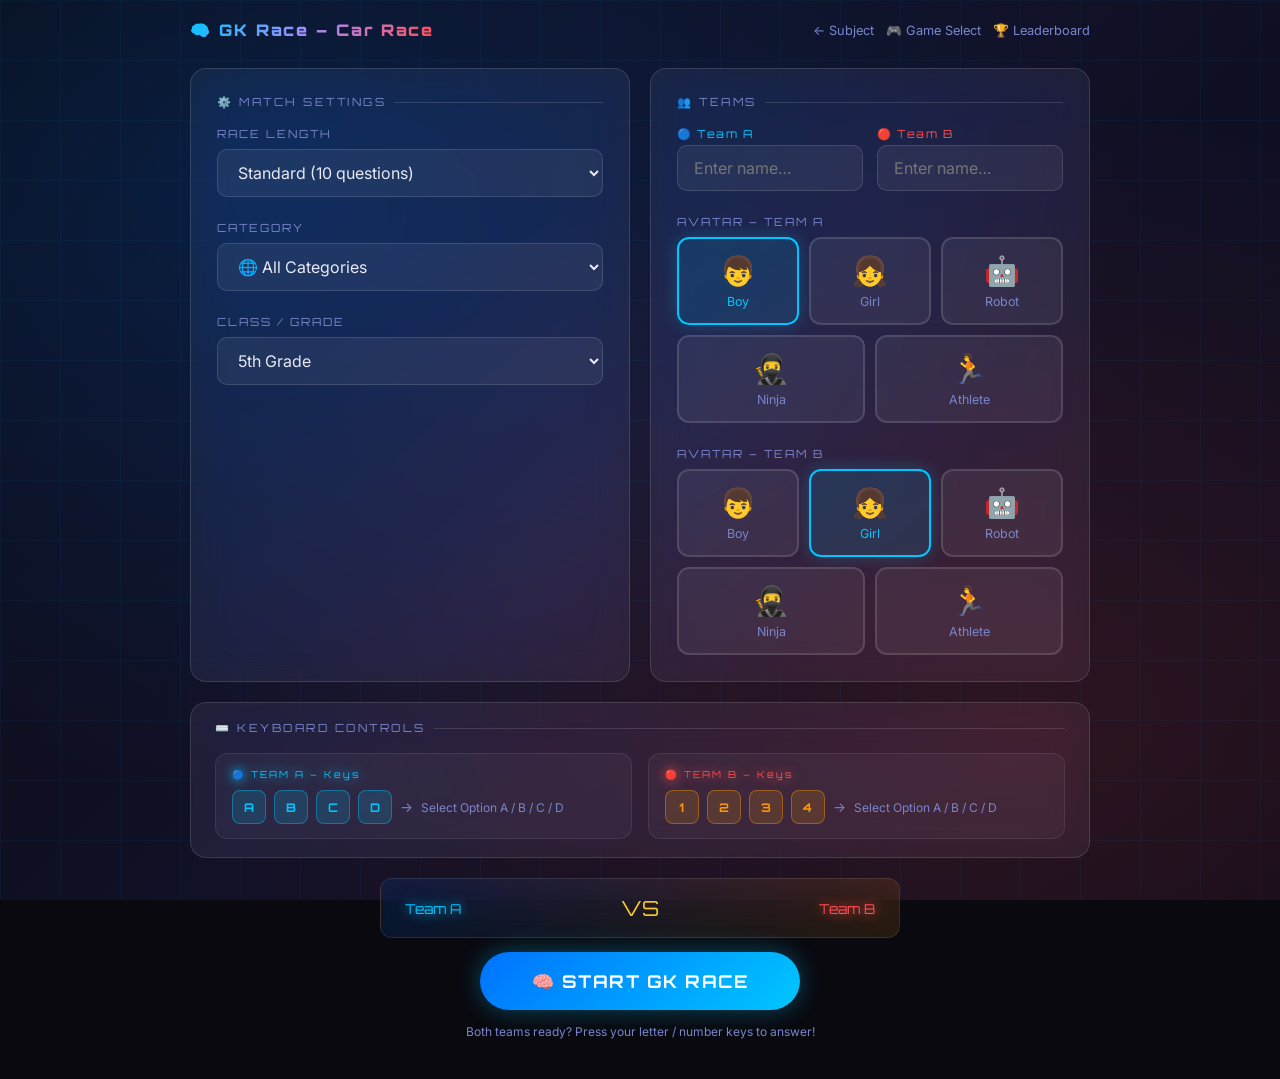
<file: gk-setup.html>
<!DOCTYPE html>
<html lang="en">

<head>
    <meta charset="UTF-8" />
    <meta name="viewport" content="width=device-width, initial-scale=1.0" />
    <title>GK Setup – Math Racing</title>
    <meta name="description" content="Set up your General Knowledge race – choose teams and race length." />
    <link rel="stylesheet" href="style.css" />
    <style>
        body {
            padding: 20px 20px 40px;
            display: flex;
            flex-direction: column;
            align-items: center;
        }

        .top-bar {
            width: 100%;
            max-width: 900px;
            display: flex;
            align-items: center;
            justify-content: space-between;
            margin-bottom: 28px;
        }

        .top-bar h1 {
            font-size: 1rem;
        }

        .setup-grid {
            display: grid;
            grid-template-columns: 1fr 1fr;
            gap: 20px;
            width: 100%;
            max-width: 900px;
        }

        @media (max-width: 680px) {
            .setup-grid {
                grid-template-columns: 1fr;
            }
        }

        .card {
            padding: 26px;
        }

        .card-title {
            font-family: var(--font-racing);
            font-size: .7rem;
            letter-spacing: 2.5px;
            color: var(--text-dim);
            text-transform: uppercase;
            margin-bottom: 18px;
            display: flex;
            align-items: center;
            gap: 8px;
        }

        .card-title::after {
            content: '';
            flex: 1;
            height: 1px;
            background: var(--panel-border);
        }

        .team-row {
            display: grid;
            grid-template-columns: 1fr 1fr;
            gap: 14px;
        }

        .team-a input:focus {
            border-color: var(--blue);
            box-shadow: 0 0 0 3px rgba(0, 198, 255, .15);
        }

        .team-b input:focus {
            border-color: var(--red);
            box-shadow: 0 0 0 3px rgba(255, 78, 80, .15);
        }

        .team-a .team-label {
            color: var(--blue);
        }

        .team-b .team-label {
            color: var(--red);
        }

        .team-label {
            font-family: var(--font-racing);
            font-size: .7rem;
            letter-spacing: 1.5px;
            margin-bottom: 4px;
        }

        .section-full {
            grid-column: 1 / -1;
        }

        .start-wrap {
            grid-column: 1 / -1;
            display: flex;
            flex-direction: column;
            align-items: center;
            gap: 14px;
        }

        .preview-strip {
            display: flex;
            align-items: center;
            justify-content: space-between;
            padding: 16px 24px;
            border-radius: 12px;
            background: linear-gradient(90deg, rgba(0, 114, 255, .12), rgba(255, 152, 0, .12));
            border: 1px solid rgba(255, 255, 255, .1);
            width: 100%;
            max-width: 520px;
            font-family: var(--font-racing);
            font-size: .85rem;
        }

        .preview-vs {
            font-size: 1.3rem;
            color: var(--gold);
        }

        /* ── Keyboard hint panel ── */
        .keys-hint {
            grid-column: 1 / -1;
            padding: 18px 24px;
        }

        .keys-grid {
            display: grid;
            grid-template-columns: 1fr 1fr;
            gap: 16px;
            margin-top: 12px;
        }

        .keys-team {
            background: rgba(255, 255, 255, .04);
            border-radius: 12px;
            padding: 14px 16px;
            border: 1px solid rgba(255, 255, 255, .08);
        }

        .keys-team-label {
            font-family: var(--font-racing);
            font-size: .6rem;
            letter-spacing: 2px;
            margin-bottom: 10px;
        }

        .keys-row {
            display: flex;
            gap: 8px;
            align-items: center;
        }

        .key-chip {
            display: inline-flex;
            align-items: center;
            justify-content: center;
            min-width: 34px;
            height: 34px;
            padding: 0 10px;
            border-radius: 8px;
            font-family: var(--font-racing);
            font-size: .75rem;
            font-weight: 700;
            letter-spacing: 1px;
        }

        .key-a {
            background: rgba(0, 198, 255, .15);
            border: 1px solid rgba(0, 198, 255, .4);
            color: var(--blue);
        }

        .key-b {
            background: rgba(255, 152, 0, .15);
            border: 1px solid rgba(255, 152, 0, .4);
            color: var(--orange, #ff9800);
        }

        .key-arrow {
            color: var(--text-dim);
            font-size: .85rem;
        }

        .key-option {
            font-size: .75rem;
            color: var(--text-dim);
        }

        .links {
            display: flex;
            gap: 12px;
            font-size: .8rem;
        }

        .links a {
            color: var(--text-dim);
            text-decoration: none;
            transition: var(--transition);
        }

        .links a:hover {
            color: var(--blue);
        }
    </style>
</head>

<body>
    <div class="bg-animated"></div>

    <div class="top-bar">
        <h1 class="title-racing">🧠 GK Race – <span id="modeName">Car Race</span></h1>
        <div class="links">
            <a href="subject.html" id="backLink">← Subject</a>
            <a href="index.html">🎮 Game Select</a>
            <a href="leaderboard.html">🏆 Leaderboard</a>
        </div>
    </div>

    <div class="setup-grid">

        <!-- Match Settings -->
        <div class="glass card">
            <div class="card-title">⚙️ Match Settings</div>

            <div class="form-group">
                <label>Race Length</label>
                <select id="raceLength">
                    <option value="5">Quick Race (5 questions)</option>
                    <option value="10" selected>Standard (10 questions)</option>
                    <option value="15">Extended (15 questions)</option>
                    <option value="20">Marathon (20 questions)</option>
                </select>
            </div>

            <div class="form-group mt-3">
                <label>Category</label>
                <select id="category">
                    <option value="all" selected>🌐 All Categories</option>
                    <option value="science">🔬 Science</option>
                    <option value="history">🏛️ History</option>
                    <option value="geography">🌍 Geography</option>
                    <option value="sports">⚽ Sports</option>
                    <option value="general">💡 General</option>
                </select>
            </div>

            <div class="form-group mt-3">
                <label>Class / Grade</label>
                <select id="classGrade">
                    <option value="3">3rd Grade</option>
                    <option value="4">4th Grade</option>
                    <option value="5" selected>5th Grade</option>
                    <option value="6">6th Grade</option>
                    <option value="7">7th Grade</option>
                    <option value="8">8th Grade</option>
                    <option value="9">9th Grade</option>
                    <option value="10">10th Grade</option>
                </select>
            </div>
        </div>

        <!-- Teams -->
        <div class="glass card">
            <div class="card-title">👥 Teams</div>
            <div class="team-row">
                <div class="team-a">
                    <div class="team-label">🔵 Team A</div>
                    <input type="text" id="nameA" placeholder="Enter name…" maxlength="14" />
                </div>
                <div class="team-b">
                    <div class="team-label">🔴 Team B</div>
                    <input type="text" id="nameB" placeholder="Enter name…" maxlength="14" />
                </div>
            </div>

            <div class="form-group mt-3">
                <label>Avatar – Team A</label>
                <div class="option-group" id="avatarA">
                    <div class="option-card selected" data-val="👦"><span class="icon">👦</span>Boy</div>
                    <div class="option-card" data-val="👧"><span class="icon">👧</span>Girl</div>
                    <div class="option-card" data-val="🤖"><span class="icon">🤖</span>Robot</div>
                    <div class="option-card" data-val="🥷"><span class="icon">🥷</span>Ninja</div>
                    <div class="option-card" data-val="🏃"><span class="icon">🏃</span>Athlete</div>
                </div>
            </div>

            <div class="form-group mt-3">
                <label>Avatar – Team B</label>
                <div class="option-group" id="avatarB">
                    <div class="option-card" data-val="👦"><span class="icon">👦</span>Boy</div>
                    <div class="option-card selected" data-val="👧"><span class="icon">👧</span>Girl</div>
                    <div class="option-card" data-val="🤖"><span class="icon">🤖</span>Robot</div>
                    <div class="option-card" data-val="🥷"><span class="icon">🥷</span>Ninja</div>
                    <div class="option-card" data-val="🏃"><span class="icon">🏃</span>Athlete</div>
                </div>
            </div>
        </div>

        <!-- Keyboard Controls hint -->
        <div class="glass card keys-hint">
            <div class="card-title">⌨️ Keyboard Controls</div>
            <div class="keys-grid">
                <div class="keys-team">
                    <div class="keys-team-label neon-blue">🔵 TEAM A – Keys</div>
                    <div class="keys-row">
                        <span class="key-chip key-a">A</span>
                        <span class="key-chip key-a">B</span>
                        <span class="key-chip key-a">C</span>
                        <span class="key-chip key-a">D</span>
                        <span class="key-arrow">→</span>
                        <span class="key-option">Select Option A / B / C / D</span>
                    </div>
                </div>
                <div class="keys-team">
                    <div class="keys-team-label neon-red">🔴 TEAM B – Keys</div>
                    <div class="keys-row">
                        <span class="key-chip key-b">1</span>
                        <span class="key-chip key-b">2</span>
                        <span class="key-chip key-b">3</span>
                        <span class="key-chip key-b">4</span>
                        <span class="key-arrow">→</span>
                        <span class="key-option">Select Option A / B / C / D</span>
                    </div>
                </div>
            </div>
        </div>

        <!-- Start -->
        <div class="start-wrap">
            <div class="preview-strip glass" id="previewStrip">
                <span class="neon-blue" id="prevA">Team A</span>
                <span class="preview-vs">VS</span>
                <span class="neon-red" id="prevB">Team B</span>
            </div>
            <button class="btn btn-primary btn-xl" id="startBtn">
                🧠 START GK RACE
            </button>
            <p style="font-size:.75rem;color:var(--text-dim);">Both teams ready? Press your letter / number keys to
                answer!</p>
        </div>

    </div>

    <script>
        // ── URL params ─────────────────────────────────────────────────────
        const urlParams = new URLSearchParams(window.location.search);
        const gameMode = urlParams.get('mode') || 'car';

        const modeData = {
            car: { name: 'Car Race', file: 'gk-game.html' },
            tug: { name: 'Tug of War', file: 'gk-game.html' },
            bike: { name: 'Bike Race', file: 'gk-game.html' },
            rocket: { name: 'Rocket Race', file: 'gk-game.html' },
        };
        const md = modeData[gameMode] || modeData.car;
        document.getElementById('modeName').textContent = md.name;
        document.title = 'GK – ' + md.name + ' Setup';
        document.getElementById('backLink').href = `subject.html?mode=${gameMode}`;

        // ── Option card pickers ────────────────────────────────────────────
        function makePicker(groupId) {
            const group = document.getElementById(groupId);
            group.querySelectorAll('.option-card').forEach(card => {
                card.addEventListener('click', () => {
                    group.querySelectorAll('.option-card').forEach(c => c.classList.remove('selected'));
                    card.classList.add('selected');
                });
            });
        }
        makePicker('avatarA');
        makePicker('avatarB');

        // ── Live preview ───────────────────────────────────────────────────
        const nameA = document.getElementById('nameA');
        const nameB = document.getElementById('nameB');
        nameA.addEventListener('input', () => { document.getElementById('prevA').textContent = nameA.value || 'Team A'; });
        nameB.addEventListener('input', () => { document.getElementById('prevB').textContent = nameB.value || 'Team B'; });

        // ── Start ──────────────────────────────────────────────────────────
        document.getElementById('startBtn').addEventListener('click', () => {
            const tA = nameA.value.trim() || 'Team A';
            const tB = nameB.value.trim() || 'Team B';
            const avA = document.querySelector('#avatarA .option-card.selected')?.dataset.val || '👦';
            const avB = document.querySelector('#avatarB .option-card.selected')?.dataset.val || '👧';
            const cls = document.getElementById('classGrade').value;
            const len = document.getElementById('raceLength').value;
            const cat = document.getElementById('category').value;

            const params = new URLSearchParams({ tA, tB, avA, avB, cls, len, cat, mode: gameMode });
            window.location.href = md.file + '?' + params.toString();
        });
    </script>
</body>

</html>
</file>
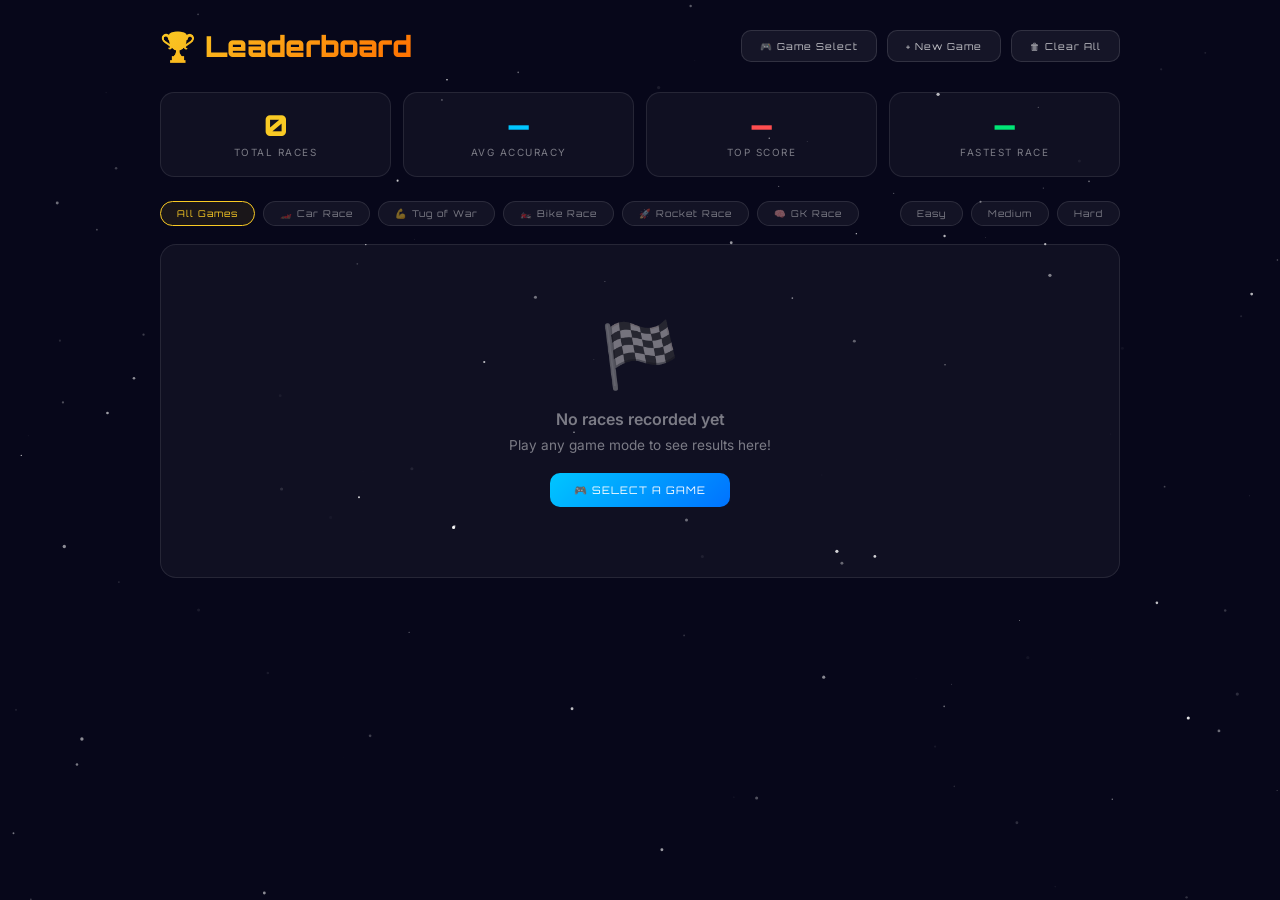
<file: leaderboard.html>
<!DOCTYPE html>
<html lang="en">

<head>
    <meta charset="UTF-8" />
    <meta name="viewport" content="width=device-width, initial-scale=1.0" />
    <title>Leaderboard – Math Racing</title>
    <meta name="description" content="Math Racing unified leaderboard – top scores across all game modes." />
    <link rel="preconnect" href="https://fonts.googleapis.com" />
    <link
        href="https://fonts.googleapis.com/css2?family=Orbitron:wght@400;700;900&family=Inter:wght@400;500;600&display=swap"
        rel="stylesheet" />
    <link rel="stylesheet" href="style.css" />
    <style>
        :root {
            --card-bg: rgba(255, 255, 255, 0.04);
            --card-border: rgba(255, 255, 255, 0.09);
            --text-dim: rgba(255, 255, 255, 0.45);
            --blue: #00c6ff;
            --gold: #f9ca24;
            --green: #00e676;
            --red: #ff4e50;
            --purple: #a855f7;
        }

        *,
        *::before,
        *::after {
            box-sizing: border-box;
        }

        html,
        body {
            margin: 0;
            padding: 0;
            background: #07071a;
            color: #fff;
            font-family: 'Inter', sans-serif;
            min-height: 100vh;
        }

        /* ── Animated starfield bg ── */
        #starfield {
            position: fixed;
            inset: 0;
            z-index: 0;
            overflow: hidden;
            pointer-events: none;
        }

        .page-wrap {
            position: relative;
            z-index: 1;
            max-width: 1000px;
            margin: 0 auto;
            padding: 28px 20px 60px;
        }

        /* ── Top Bar ── */
        .top-bar {
            display: flex;
            align-items: center;
            justify-content: space-between;
            margin-bottom: 28px;
            flex-wrap: wrap;
            gap: 12px;
        }

        .lb-title {
            font-family: 'Orbitron', monospace;
            font-size: clamp(1.2rem, 4vw, 1.8rem);
            font-weight: 900;
            background: linear-gradient(135deg, #f9ca24, #ff6f00);
            -webkit-background-clip: text;
            -webkit-text-fill-color: transparent;
            background-clip: text;
        }

        .top-actions {
            display: flex;
            gap: 10px;
            flex-wrap: wrap;
        }

        .action-btn {
            padding: 9px 18px;
            border-radius: 10px;
            border: 1px solid rgba(255, 255, 255, .12);
            background: rgba(255, 255, 255, .06);
            color: rgba(255, 255, 255, .75);
            font-family: 'Orbitron', monospace;
            font-size: .6rem;
            letter-spacing: 1px;
            cursor: pointer;
            transition: all .2s;
            text-decoration: none;
            display: inline-flex;
            align-items: center;
            gap: 6px;
        }

        .action-btn:hover {
            background: rgba(255, 255, 255, .12);
            color: #fff;
        }

        .action-btn.danger:hover {
            border-color: var(--red);
            color: var(--red);
        }

        /* ── Stats ── */
        .stats-grid {
            display: grid;
            grid-template-columns: repeat(auto-fit, minmax(140px, 1fr));
            gap: 12px;
            margin-bottom: 24px;
        }

        .stat-card {
            background: var(--card-bg);
            border: 1px solid var(--card-border);
            border-radius: 14px;
            padding: 18px 16px;
            text-align: center;
            transition: transform .2s;
        }

        .stat-card:hover {
            transform: translateY(-2px);
        }

        .stat-val {
            font-family: 'Orbitron', monospace;
            font-size: 1.8rem;
            font-weight: 900;
            line-height: 1;
        }

        .stat-lbl {
            font-size: .62rem;
            color: var(--text-dim);
            margin-top: 6px;
            letter-spacing: 1.5px;
            text-transform: uppercase;
        }

        /* ── Filter pills ── */
        .filter-row {
            display: flex;
            gap: 8px;
            flex-wrap: wrap;
            margin-bottom: 18px;
        }

        .filter-pill {
            padding: 6px 16px;
            border-radius: 50px;
            border: 1px solid rgba(255, 255, 255, .1);
            background: rgba(255, 255, 255, .05);
            color: var(--text-dim);
            font-family: 'Orbitron', monospace;
            font-size: .58rem;
            letter-spacing: 1px;
            cursor: pointer;
            transition: all .2s;
            display: flex;
            align-items: center;
            gap: 5px;
        }

        .filter-pill:hover {
            border-color: rgba(255, 255, 255, .3);
            color: rgba(255, 255, 255, .8);
        }

        .filter-pill.active {
            border-color: var(--gold);
            color: var(--gold);
            background: rgba(249, 202, 36, .08);
        }

        /* Mode-coloured active pills */
        .filter-pill.active[data-filter="car"] {
            border-color: var(--blue);
            color: var(--blue);
            background: rgba(0, 198, 255, .08);
        }

        .filter-pill.active[data-filter="tug"] {
            border-color: var(--red);
            color: var(--red);
            background: rgba(255, 78, 80, .08);
        }

        .filter-pill.active[data-filter="bike"] {
            border-color: var(--green);
            color: var(--green);
            background: rgba(0, 230, 118, .08);
        }

        .filter-pill.active[data-filter="rocket"] {
            border-color: var(--purple);
            color: var(--purple);
            background: rgba(168, 85, 247, .08);
        }

        .filter-pill.active[data-filter="gk"] {
            border-color: #ff9800;
            color: #ff9800;
            background: rgba(255, 152, 0, .08);
        }

        /* ── Table ── */
        .lb-table-wrap {
            background: var(--card-bg);
            border: 1px solid var(--card-border);
            border-radius: 16px;
            overflow: hidden;
        }

        .lb-table {
            width: 100%;
            border-collapse: collapse;
            font-size: .88rem;
        }

        .lb-table th {
            font-family: 'Orbitron', monospace;
            font-size: .52rem;
            letter-spacing: 2px;
            color: var(--text-dim);
            padding: 14px 14px;
            border-bottom: 1px solid var(--card-border);
            text-align: left;
            white-space: nowrap;
        }

        .lb-table td {
            padding: 12px 14px;
            border-bottom: 1px solid rgba(255, 255, 255, .04);
            vertical-align: middle;
        }

        .lb-table tbody tr:last-child td {
            border-bottom: none;
        }

        .lb-table tbody tr {
            transition: background .15s;
        }

        .lb-table tbody tr:hover {
            background: rgba(255, 255, 255, .03);
        }

        /* Rank badges */
        .rank-badge {
            display: inline-flex;
            align-items: center;
            justify-content: center;
            width: 28px;
            height: 28px;
            border-radius: 50%;
            font-family: 'Orbitron', monospace;
            font-size: .65rem;
            font-weight: 700;
        }

        .rank-1 {
            background: linear-gradient(135deg, #f9ca24, #f0932b);
            color: #000;
            box-shadow: 0 0 10px rgba(249, 202, 36, .5);
        }

        .rank-2 {
            background: linear-gradient(135deg, #bdc3c7, #95a5a6);
            color: #000;
        }

        .rank-3 {
            background: linear-gradient(135deg, #cd6133, #a04000);
            color: #fff;
        }

        .rank-n {
            background: rgba(255, 255, 255, .08);
            color: var(--text-dim);
        }

        /* Game mode badges */
        .mode-badge {
            display: inline-flex;
            align-items: center;
            gap: 4px;
            padding: 3px 10px;
            border-radius: 20px;
            font-family: 'Orbitron', monospace;
            font-size: .48rem;
            letter-spacing: 1px;
            font-weight: 700;
            white-space: nowrap;
        }

        .mode-car {
            background: rgba(0, 198, 255, .15);
            border: 1px solid rgba(0, 198, 255, .35);
            color: var(--blue);
        }

        .mode-tug {
            background: rgba(255, 78, 80, .15);
            border: 1px solid rgba(255, 78, 80, .35);
            color: var(--red);
        }

        .mode-bike {
            background: rgba(0, 230, 118, .15);
            border: 1px solid rgba(0, 230, 118, .35);
            color: var(--green);
        }

        .mode-rocket {
            background: rgba(168, 85, 247, .15);
            border: 1px solid rgba(168, 85, 247, .35);
            color: var(--purple);
        }

        .mode-gk {
            background: rgba(255, 152, 0, .15);
            border: 1px solid rgba(255, 152, 0, .4);
            color: #ff9800;
        }

        /* Difficulty badges */
        .diff-badge {
            display: inline-block;
            padding: 2px 9px;
            border-radius: 20px;
            font-size: .6rem;
            font-weight: 600;
            letter-spacing: .5px;
        }

        .diff-easy {
            background: rgba(0, 230, 118, .15);
            color: var(--green);
        }

        .diff-medium {
            background: rgba(249, 202, 36, .15);
            color: var(--gold);
        }

        .diff-hard {
            background: rgba(255, 78, 80, .15);
            color: var(--red);
        }

        /* Accuracy bar */
        .acc-bar {
            display: inline-block;
            width: 60px;
            height: 5px;
            border-radius: 3px;
            background: rgba(255, 255, 255, .1);
            vertical-align: middle;
            overflow: hidden;
            margin-left: 6px;
        }

        .acc-fill {
            height: 100%;
            border-radius: 3px;
            background: linear-gradient(90deg, #0072ff, #00c6ff);
        }

        /* Empty state */
        .empty-state {
            text-align: center;
            padding: 70px 20px;
            color: var(--text-dim);
        }

        .empty-state .ei {
            font-size: 4rem;
            display: block;
            margin-bottom: 16px;
        }

        @media (max-width: 600px) {

            .lb-table th:nth-child(6),
            .lb-table td:nth-child(6) {
                display: none;
            }
        }
    </style>
</head>

<body>
    <canvas id="starfield"></canvas>

    <div class="page-wrap">

        <!-- Top bar -->
        <div class="top-bar">
            <div class="lb-title">🏆 Leaderboard</div>
            <div class="top-actions">
                <a href="index.html" class="action-btn">🎮 Game Select</a>
                <a href="setup.html" class="action-btn">+ New Game</a>
                <button class="action-btn danger" id="clearBtn">🗑 Clear All</button>
            </div>
        </div>

        <!-- Stats -->
        <div class="stats-grid">
            <div class="stat-card">
                <div class="stat-val" style="color:var(--gold)" id="statTotal">0</div>
                <div class="stat-lbl">Total Races</div>
            </div>
            <div class="stat-card">
                <div class="stat-val" style="color:var(--blue)" id="statAvgAcc">—</div>
                <div class="stat-lbl">Avg Accuracy</div>
            </div>
            <div class="stat-card">
                <div class="stat-val" style="color:var(--red)" id="statBest">—</div>
                <div class="stat-lbl">Top Score</div>
            </div>
            <div class="stat-card">
                <div class="stat-val" style="color:var(--green)" id="statFastTime">—</div>
                <div class="stat-lbl">Fastest Race</div>
            </div>
        </div>

        <!-- Filter pills -->
        <div class="filter-row">
            <button class="filter-pill active" data-filter="all">All Games</button>
            <button class="filter-pill" data-filter="car">🏎️ Car Race</button>
            <button class="filter-pill" data-filter="tug">💪 Tug of War</button>
            <button class="filter-pill" data-filter="bike">🏍️ Bike Race</button>
            <button class="filter-pill" data-filter="rocket">🚀 Rocket Race</button>
            <button class="filter-pill" data-filter="gk">🧠 GK Race</button>
            <button class="filter-pill" data-filter="easy" style="margin-left:auto">Easy</button>
            <button class="filter-pill" data-filter="medium">Medium</button>
            <button class="filter-pill" data-filter="hard">Hard</button>
        </div>

        <!-- Table -->
        <div class="lb-table-wrap">
            <div class="empty-state" id="emptyState" style="display:none">
                <span class="ei">🏁</span>
                <p style="font-size:1rem;font-weight:600;margin:0 0 8px">No races recorded yet</p>
                <p style="font-size:.85rem;margin:0">Play any game mode to see results here!</p>
                <a href="index.html"
                    style="display:inline-block;margin-top:20px;padding:10px 24px;border-radius:10px;background:linear-gradient(135deg,#00c6ff,#0072ff);color:#fff;font-family:Orbitron,monospace;font-size:.65rem;letter-spacing:1px;text-decoration:none">🎮
                    SELECT A GAME</a>
            </div>
            <table class="lb-table" id="lbTable">
                <thead>
                    <tr>
                        <th>#</th>
                        <th>Player</th>
                        <th>Game Mode</th>
                        <th>Score</th>
                        <th>Accuracy</th>
                        <th>Difficulty</th>
                        <th>Time</th>
                        <th>Date</th>
                    </tr>
                </thead>
                <tbody id="lbBody"></tbody>
            </table>
        </div>

    </div>

    <script>
        // ── Starfield ────────────────────────────────────────────────────
        (function () {
            const c = document.getElementById('starfield');
            const ctx = c.getContext('2d');
            let stars = [];
            function init() {
                c.width = window.innerWidth; c.height = window.innerHeight;
                stars = Array.from({ length: 120 }, () => ({
                    x: Math.random() * c.width, y: Math.random() * c.height,
                    r: 0.4 + Math.random() * 1.3, a: 0.3 + Math.random() * 0.7,
                    sp: 0.2 + Math.random() * 0.5
                }));
            }
            let t = 0;
            function draw() {
                ctx.clearRect(0, 0, c.width, c.height);
                stars.forEach(s => {
                    ctx.globalAlpha = s.a * (0.5 + 0.5 * Math.sin(t * s.sp + s.x));
                    ctx.fillStyle = '#fff';
                    ctx.beginPath(); ctx.arc(s.x, s.y, s.r, 0, Math.PI * 2); ctx.fill();
                });
                ctx.globalAlpha = 1; t += 0.01;
                requestAnimationFrame(draw);
            }
            window.addEventListener('resize', init);
            init(); draw();
        })();

        // ── Data ────────────────────────────────────────────────────────
        const STORAGE_KEY = 'mathRacingLeaderboard';

        const MODE_META = {
            car: { icon: '🏎️', label: 'Car Race', cls: 'mode-car' },
            tug: { icon: '💪', label: 'Tug of War', cls: 'mode-tug' },
            bike: { icon: '🏍️', label: 'Bike Race', cls: 'mode-bike' },
            rocket: { icon: '🚀', label: 'Rocket Race', cls: 'mode-rocket' },
            'gk-car': { icon: '🧠', label: 'GK – Car', cls: 'mode-gk' },
            'gk-tug': { icon: '🧠', label: 'GK – Tug', cls: 'mode-gk' },
            'gk-bike': { icon: '🧠', label: 'GK – Bike', cls: 'mode-gk' },
            'gk-rocket': { icon: '🧠', label: 'GK – Rocket', cls: 'mode-gk' },
        };

        function loadEntries() {
            try { return JSON.parse(localStorage.getItem(STORAGE_KEY)) || []; }
            catch { return []; }
        }

        function fmtTime(secs) {
            if (!secs) return '—';
            const m = Math.floor(secs / 60), s = Math.round(secs % 60);
            return m > 0 ? `${m}m ${s}s` : `${s}s`;
        }

        function fmtDate(ts) {
            if (!ts) return '—';
            return new Date(ts).toLocaleDateString(undefined, { month: 'short', day: 'numeric', hour: '2-digit', minute: '2-digit' });
        }

        function rankClass(i) {
            return ['rank-1', 'rank-2', 'rank-3'][i] || 'rank-n';
        }

        let currentFilter = 'all';
        let allEntries = loadEntries();

        // Difficulty filter pills are separate from mode filters
        const diffFilters = new Set(['easy', 'medium', 'hard']);

        function render() {
            let entries = [...allEntries];

            if (currentFilter === 'all') {
                // no filter
            } else if (diffFilters.has(currentFilter)) {
                entries = entries.filter(e => e.difficulty === currentFilter);
            } else if (currentFilter === 'gk') {
                entries = entries.filter(e => (e.gameMode || '').startsWith('gk'));
            } else {
                entries = entries.filter(e => (e.gameMode || 'car') === currentFilter);
            }

            entries.sort((a, b) => b.score - a.score || b.accuracy - a.accuracy);

            const body = document.getElementById('lbBody');
            const emptyState = document.getElementById('emptyState');
            const table = document.getElementById('lbTable');

            if (entries.length === 0) {
                table.style.display = 'none';
                emptyState.style.display = 'block';
            } else {
                table.style.display = 'table';
                emptyState.style.display = 'none';
                body.innerHTML = entries.map((e, i) => {
                    const mode = e.gameMode || 'car';
                    const mm = MODE_META[mode] || MODE_META.car;
                    const diff = e.difficulty || 'medium';
                    return `
                    <tr>
                        <td><span class="rank-badge ${rankClass(i)}">${i + 1}</span></td>
                        <td>
                            <span style="margin-right:6px;font-size:1.1rem">${e.avatar || '👤'}</span>
                            <strong>${e.name}</strong>
                            ${e.vehicle ? `<span style="color:var(--text-dim);font-size:.8rem;margin-left:6px">${e.vehicle}</span>` : ''}
                        </td>
                        <td><span class="mode-badge ${mm.cls}">${mm.icon} ${mm.label}</span></td>
                        <td><strong style="color:var(--blue);font-family:'Orbitron',monospace">${e.score}</strong><span style="color:var(--text-dim);font-size:.75rem"> pts</span></td>
                        <td>
                            <span>${e.accuracy}%</span>
                            <span class="acc-bar"><span class="acc-fill" style="width:${e.accuracy}%"></span></span>
                        </td>
                        <td><span class="diff-badge diff-${diff}">${diff}</span></td>
                        <td style="color:var(--text-dim)">${fmtTime(e.timeSecs)}</td>
                        <td style="color:var(--text-dim);font-size:.78rem">${fmtDate(e.timestamp)}</td>
                    </tr>`;
                }).join('');
            }

            // Update global stats (based on all entries, not filtered)
            document.getElementById('statTotal').textContent = allEntries.length;
            if (allEntries.length) {
                const avgAcc = Math.round(allEntries.reduce((s, e) => s + (e.accuracy || 0), 0) / allEntries.length);
                document.getElementById('statAvgAcc').textContent = avgAcc + '%';
                document.getElementById('statBest').textContent = Math.max(...allEntries.map(e => e.score)) + ' pts';
                const times = allEntries.filter(e => e.timeSecs).map(e => e.timeSecs);
                document.getElementById('statFastTime').textContent = times.length ? fmtTime(Math.min(...times)) : '—';
            }
        }

        // ── Filter pills ────────────────────────────────────────────────
        document.querySelectorAll('.filter-pill').forEach(btn => {
            btn.addEventListener('click', () => {
                document.querySelectorAll('.filter-pill').forEach(b => b.classList.remove('active'));
                btn.classList.add('active');
                currentFilter = btn.dataset.filter;
                render();
            });
        });

        // ── Clear ───────────────────────────────────────────────────────
        document.getElementById('clearBtn').addEventListener('click', () => {
            if (confirm('Clear ALL leaderboard data? This cannot be undone.')) {
                localStorage.removeItem(STORAGE_KEY);
                allEntries = [];
                render();
            }
        });

        render();
    </script>
</body>

</html>
</file>
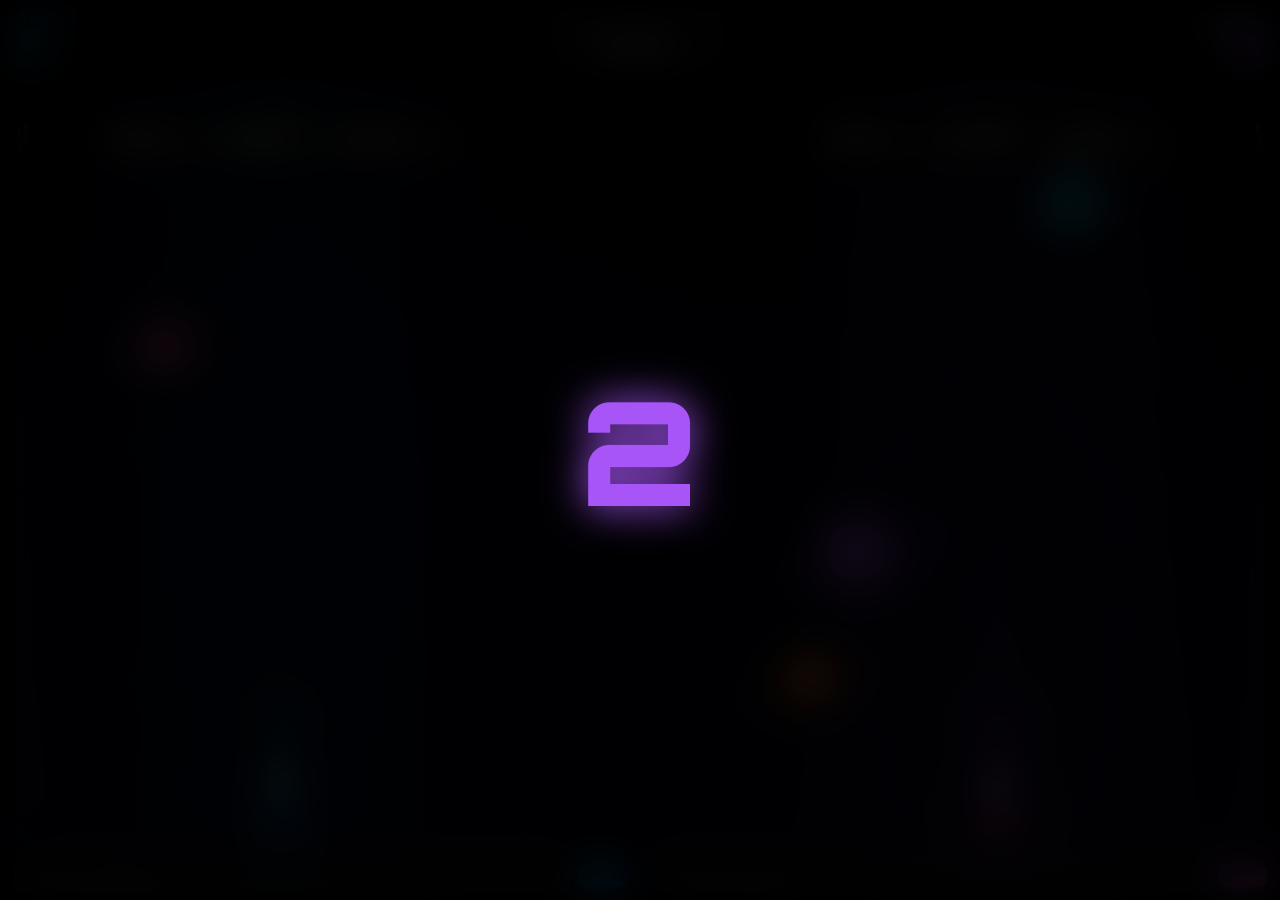
<file: rocket.html>
<!DOCTYPE html>
<html lang="en">

<head>
    <meta charset="UTF-8" />
    <meta name="viewport" content="width=device-width, initial-scale=1.0" />
    <title>Rocket Race – Math Racing</title>
    <link rel="preconnect" href="https://fonts.googleapis.com" />
    <link
        href="https://fonts.googleapis.com/css2?family=Orbitron:wght@400;700;900&family=Inter:wght@400;500;600&display=swap"
        rel="stylesheet" />
    <link rel="stylesheet" href="style.css" />
    <style>
        *,
        *::before,
        *::after {
            box-sizing: border-box;
        }

        :root {
            --blue: #00c6ff;
            --red: #ff4e50;
            --gold: #f9ca24;
            --purple: #a855f7;
            --bg: #030310;
            --panel-border: rgba(255, 255, 255, 0.09);
            --text-dim: rgba(255, 255, 255, 0.45);
            --font-racing: 'Orbitron', monospace;
            --font-body: 'Inter', sans-serif;
        }

        html,
        body {
            margin: 0;
            padding: 0;
            background: var(--bg);
            color: #fff;
            font-family: var(--font-body);
            overflow: hidden;
            height: 100vh;
        }

        /* HUD top */
        .hud {
            position: fixed;
            top: 0;
            left: 0;
            right: 0;
            z-index: 10;
            display: grid;
            grid-template-columns: 1fr auto 1fr;
            align-items: center;
            padding: 10px 20px;
            background: rgba(0, 0, 0, 0.65);
            backdrop-filter: blur(12px);
            border-bottom: 1px solid var(--panel-border);
        }

        .hud-team {
            display: flex;
            flex-direction: column;
            gap: 2px;
        }

        .hud-team.right {
            align-items: flex-end;
        }

        .team-name {
            font-family: var(--font-racing);
            font-size: .65rem;
            letter-spacing: 2px;
        }

        .score-big {
            font-family: var(--font-racing);
            font-size: 1.8rem;
            font-weight: 900;
            line-height: 1;
        }

        .score-big.blue {
            color: var(--blue);
            text-shadow: 0 0 20px var(--blue);
        }

        .score-big.purple {
            color: var(--purple);
            text-shadow: 0 0 20px var(--purple);
        }

        .hud-center {
            text-align: center;
        }

        .q-box {
            background: rgba(255, 255, 255, .06);
            border: 1px solid rgba(255, 255, 255, .12);
            border-radius: 12px;
            padding: 8px 18px;
        }

        .q-label {
            font-family: var(--font-racing);
            font-size: .55rem;
            letter-spacing: 2px;
            color: var(--purple);
        }

        .q-text {
            font-size: 1.2rem;
            font-weight: 700;
            margin-top: 2px;
        }

        canvas {
            display: block;
            width: 100%;
            height: 100%;
        }

        .canvas-wrap {
            position: fixed;
            inset: 0;
            top: 74px;
        }

        /* Altitude bars — vertical on sides */
        .alt-bars {
            position: fixed;
            top: 80px;
            bottom: 55px;
            z-index: 10;
            width: 50px;
            display: flex;
            flex-direction: column;
            align-items: center;
            gap: 6px;
            padding: 8px 0;
        }

        .alt-bars.left {
            left: 0;
            background: rgba(0, 0, 0, 0.4);
            border-right: 1px solid var(--panel-border);
        }

        .alt-bars.right {
            right: 0;
            background: rgba(0, 0, 0, 0.4);
            border-left: 1px solid var(--panel-border);
        }

        .alt-label {
            font-family: var(--font-racing);
            font-size: .45rem;
            letter-spacing: 1px;
            writing-mode: vertical-rl;
        }

        .alt-track {
            flex: 1;
            width: 14px;
            border-radius: 7px;
            background: rgba(255, 255, 255, .08);
            overflow: hidden;
            position: relative;
        }

        .alt-fill {
            position: absolute;
            bottom: 0;
            left: 0;
            right: 0;
            border-radius: 7px;
            transition: height .5s cubic-bezier(.34, 1.56, .64, 1);
        }

        .fill-a-v {
            background: linear-gradient(0deg, #0072ff, #00c6ff);
            box-shadow: 0 -4px 12px #00c6ff88;
        }

        .fill-b-v {
            background: linear-gradient(0deg, #9333ea, #a855f7);
            box-shadow: 0 -4px 12px #a855f788;
        }

        .alt-pct {
            font-family: var(--font-racing);
            font-size: .55rem;
            letter-spacing: 1px;
        }

        .finish-stripe {
            position: absolute;
            top: 0;
            left: -2px;
            right: -2px;
            height: 8px;
            background: repeating-linear-gradient(90deg, #fff 0, #fff 4px, #000 4px, #000 8px);
            border-radius: 4px;
        }

        /* Input */
        .input-row {
            position: fixed;
            bottom: 0;
            left: 0;
            right: 0;
            z-index: 10;
            display: grid;
            grid-template-columns: 1fr 1fr;
            background: rgba(0, 0, 0, 0.65);
            backdrop-filter: blur(10px);
            border-top: 1px solid var(--panel-border);
            height: 50px;
        }

        .input-cell {
            display: flex;
            align-items: center;
            gap: 8px;
            padding: 6px 14px;
        }

        .input-cell.right {
            border-left: 1px solid var(--panel-border);
        }

        .input-cell input {
            flex: 1;
            background: rgba(255, 255, 255, .07);
            border: 1px solid rgba(255, 255, 255, .12);
            border-radius: 8px;
            padding: 6px 10px;
            color: #fff;
            font-size: .9rem;
            font-family: var(--font-racing);
            outline: none;
        }

        .input-cell input:focus {
            border-color: var(--purple);
        }

        .input-cell button {
            padding: 6px 14px;
            border-radius: 8px;
            border: none;
            cursor: pointer;
            font-family: var(--font-racing);
            font-size: .58rem;
            letter-spacing: 1px;
            font-weight: 700;
            transition: transform .2s;
        }

        .btn-a {
            background: linear-gradient(135deg, var(--blue), #0072ff);
            color: #fff;
            box-shadow: 0 0 10px rgba(0, 198, 255, .4);
        }

        .btn-b {
            background: linear-gradient(135deg, var(--purple), #ec4899);
            color: #fff;
            box-shadow: 0 0 10px rgba(168, 85, 247, .4);
        }

        /* Feedback */
        .answer-feedback {
            position: fixed;
            top: 90px;
            left: 50%;
            transform: translateX(-50%);
            padding: 8px 24px;
            border-radius: 30px;
            font-family: var(--font-racing);
            font-size: .72rem;
            letter-spacing: 1px;
            pointer-events: none;
            opacity: 0;
            transition: opacity .3s;
            z-index: 20;
            white-space: nowrap;
        }

        .answer-feedback.correct {
            background: rgba(168, 85, 247, .2);
            border: 1px solid var(--purple);
            color: var(--purple);
        }

        .answer-feedback.wrong {
            background: rgba(255, 78, 80, .2);
            border: 1px solid var(--red);
            color: var(--red);
        }

        /* Overlays */
        .overlay {
            position: fixed;
            inset: 0;
            z-index: 50;
            display: flex;
            flex-direction: column;
            align-items: center;
            justify-content: center;
            gap: 18px;
            background: rgba(0, 0, 0, 0.9);
            backdrop-filter: blur(18px);
            opacity: 0;
            pointer-events: none;
            transition: opacity .4s;
        }

        .overlay.visible {
            opacity: 1;
            pointer-events: all;
        }

        .overlay-title {
            font-family: var(--font-racing);
            font-size: clamp(2rem, 6vw, 4rem);
            font-weight: 900;
            text-align: center;
        }

        .overlay-sub {
            font-size: .9rem;
            color: var(--text-dim);
            text-align: center;
        }

        .overlay-btn {
            padding: 14px 36px;
            border-radius: 12px;
            border: none;
            cursor: pointer;
            font-family: var(--font-racing);
            font-size: .75rem;
            letter-spacing: 2px;
            background: linear-gradient(135deg, var(--purple), #ec4899);
            color: #fff;
            margin-top: 8px;
            box-shadow: 0 4px 20px rgba(168, 85, 247, .5);
            transition: transform .2s;
        }

        .overlay-btn:hover {
            transform: scale(1.06);
        }

        .countdown-num {
            font-family: var(--font-racing);
            font-size: clamp(4rem, 15vw, 9rem);
            font-weight: 900;
            animation: pop .4s ease;
        }

        @keyframes pop {
            from {
                transform: scale(1.8);
                opacity: 0
            }

            to {
                transform: scale(1);
                opacity: 1
            }
        }

        .neon-gold {
            color: var(--gold);
            text-shadow: 0 0 40px var(--gold);
        }

        .neon-purple {
            color: var(--purple);
            text-shadow: 0 0 40px var(--purple);
        }

        #confettiCanvas {
            position: fixed;
            inset: 0;
            z-index: 60;
            pointer-events: none;
        }

        .back-btn {
            position: fixed;
            top: 14px;
            right: 16px;
            z-index: 20;
            background: rgba(255, 255, 255, .07);
            border: 1px solid rgba(255, 255, 255, .12);
            color: rgba(255, 255, 255, .6);
            padding: 5px 12px;
            border-radius: 8px;
            font-size: .65rem;
            cursor: pointer;
            font-family: var(--font-racing);
            letter-spacing: 1px;
            transition: all .2s;
        }

        /* WS dot */
        .ws-indicator {
            display: flex;
            align-items: center;
            gap: 6px;
            font-family: var(--font-racing);
            font-size: .52rem;
            letter-spacing: 1px;
            color: var(--text-dim);
        }

        .ws-dot {
            width: 8px;
            height: 8px;
            border-radius: 50%;
            flex-shrink: 0;
        }

        .ws-dot.connected {
            background: #00e676;
            box-shadow: 0 0 6px #00e676;
        }

        .ws-dot.disconnected {
            background: #666;
        }

        .back-btn:hover {
            background: rgba(255, 255, 255, .13);
            color: #fff;
        }
    </style>
</head>

<body>

    <button class="back-btn" onclick="window.location.href='index.html'">← MENU</button>
    <canvas id="confettiCanvas"></canvas>

    <!-- HUD -->
    <div class="hud">
        <div class="hud-team">
            <div class="team-name neon-blue" id="teamAName">Team A</div>
            <div class="score-big blue" id="scoreA">0</div>
            <div class="ws-indicator">
                <div class="ws-dot disconnected" id="wsDot"></div><span id="wsStatus">No Hardware</span>
            </div>
        </div>
        <div class="hud-center">
            <div class="q-box">
                <div class="q-label">🚀 ROCKET RACE · <span id="questionNum">Q1</span></div>
                <div class="q-text" id="questionText">Loading…</div>
            </div>
        </div>
        <div class="hud-team right">
            <div class="team-name neon-purple" id="teamBName">Team B</div>
            <div class="score-big purple" id="scoreB">0</div>
        </div>
    </div>

    <!-- Altitude bars -->
    <div class="alt-bars left">
        <div class="alt-label neon-blue">ALT A</div>
        <div class="alt-track">
            <div class="finish-stripe"></div>
            <div class="alt-fill fill-a-v" id="altA" style="height:0%"></div>
        </div>
        <div class="alt-pct neon-blue" id="altPctA">0%</div>
    </div>
    <div class="alt-bars right">
        <div class="alt-label neon-purple">ALT B</div>
        <div class="alt-track">
            <div class="finish-stripe"></div>
            <div class="alt-fill fill-b-v" id="altB" style="height:0%"></div>
        </div>
        <div class="alt-pct neon-purple" id="altPctB">0%</div>
    </div>

    <div class="answer-feedback" id="answerFeedback"></div>

    <!-- Game Canvas -->
    <div class="canvas-wrap"><canvas id="rocketCanvas"></canvas></div>

    <!-- Input row -->
    <div class="input-row">
        <div class="input-cell">
            <input type="number" id="inputA" placeholder="Team A answer…" />
            <button class="btn-a" id="submitA">✔ A</button>
        </div>
        <div class="input-cell right">
            <input type="number" id="inputB" placeholder="Team B answer…" />
            <button class="btn-b" id="submitB">✔ B</button>
        </div>
    </div>

    <!-- Countdown -->
    <div class="overlay" id="countdownOverlay">
        <div class="countdown-num neon-purple" id="countdownNum">3</div>
    </div>

    <!-- Victory -->
    <div class="overlay" id="victoryOverlay">
        <div style="font-size:4rem">🏆</div>
        <div class="overlay-title neon-gold" id="victoryTeam">WINNER!</div>
        <div class="overlay-sub" id="victoryScores"></div>
        <button class="overlay-btn" onclick="window.location.href='leaderboard.html'">🏆 LEADERBOARD</button>
        <button class="overlay-btn" onclick="window.location.href='index.html'">🏠 MAIN MENU</button>
        <button class="overlay-btn" style="background:linear-gradient(135deg,#ff4e50,#fc913a)"
            onclick="window.location.href=window.location.href">🔄 PLAY AGAIN</button>
    </div>

    <script src="audio.js"></script>
    <script src="physics.js"></script>
    <script src="game.js"></script>
    
    <!-- Enhanced Keypad Integration -->
    <script>
    (function() {
        'use strict';
        
        const WS_HOST = '10.113.86.153';
        const WS_PORT = 8765;
        const RECONNECT_DELAY = 3000;
        
        const isSecure = window.location.protocol === 'https:';
        
        if (isSecure) {
            console.warn('⚠️ HTTPS detected - WebSocket blocked. Use HTTP or WSS');
            const status = document.getElementById('wsStatus');
            if (status) status.textContent = 'HTTPS blocks WS';
            return;
        }
        
        let socket = null;
        let reconnectTimer = null;
        let isConnected = false;
        
        function connect() {
            try {
                socket = new WebSocket(`ws://${WS_HOST}:${WS_PORT}`);
                socket.onopen = function() {
                    console.log('✅ Keypad connected to Raspberry Pi');
                    isConnected = true;
                    if (typeof setWsDot === 'function') setWsDot(true);
                    if (reconnectTimer) clearTimeout(reconnectTimer);
                };
                socket.onmessage = function(event) {
                    console.log('📥 Received from keypad:', event.data);
                    try {
                        const data = JSON.parse(event.data);
                        if (data.team && data.key) {
                            handleKeyFromKeypad(data.key, data.team);
                        }
                    } catch (e) {
                        const raw = event.data.trim();
                        const match = raw.match(/^([AB]):(.+)$/i);
                        if (match && typeof handleAnswer === 'function') {
                            console.log('📊 Parsed - Team:', match[1], 'Value:', match[2]);
                            handleAnswer(match[1].toUpperCase(), match[2]);
                        }
                    }
                };
                socket.onerror = function() {
                    console.error('❌ WebSocket error');
                    isConnected = false;
                    if (typeof setWsDot === 'function') setWsDot(false);
                };
                socket.onclose = function() {
                    console.log('🔌 Keypad disconnected');
                    isConnected = false;
                    if (typeof setWsDot === 'function') setWsDot(false);
                    reconnectTimer = setTimeout(connect, RECONNECT_DELAY);
                };
            } catch (error) {
                console.error('Connection failed:', error);
                reconnectTimer = setTimeout(connect, RECONNECT_DELAY);
            }
        }
        
        function handleKeyFromKeypad(key, team) {
            console.log('🎮 Keypad input:', key, 'Team:', team);
            const input = document.getElementById('input' + team);
            if (!input) return;
            
            switch(key) {
                case '#':
                case 'SUBMIT':
                    const btn = document.getElementById('submit' + team);
                    if (btn) {
                        console.log('📤 Submitting for Team', team);
                        btn.click();
                    }
                    break;
                case '*':
                case 'CLEAR':
                    input.value = '';
                    console.log('🗑️ Cleared Team', team);
                    break;
                default:
                    if (/^[0-9\-.]$/.test(key)) {
                        input.value += key;
                        console.log('➕ Added:', key);
                    }
            }
        }
        
        window.KeypadBridge = { 
            isConnected: () => isConnected, 
            reconnect: connect,
            handleKey: handleKeyFromKeypad
        };
        
        console.log('🚀 Initializing Raspberry Pi connection...');
        if (document.readyState === 'loading') {
            document.addEventListener('DOMContentLoaded', connect);
        } else {
            connect();
        }
    })();
    </script>
    
    <script>
        // ── WebSocket (ESP32 keypad) ─────────────────────────────────────
        let ws = null, wsConnected = false;
        function connectWS() {
            try {
                ws = new WebSocket('ws://localhost:8765');
                ws.onopen = () => { wsConnected = true; setWsDot(true); };
                ws.onclose = () => { wsConnected = false; setWsDot(false); setTimeout(connectWS, 3000); };
                ws.onerror = () => { };
                ws.onmessage = (ev) => {
                    const match = ev.data.trim().match(/^([AB]):(.+)$/i);
                    if (match && GS.state === GameLogic.STATE.RACING && GS.currentQuestion) {
                        handleAnswer(match[1].toUpperCase(), match[2]);
                    }
                };
            } catch (e) { }
        }
        function sendWS(cmd) { if (ws && wsConnected) try { ws.send(cmd); } catch (e) { } }
        function setWsDot(on) {
            const dot = document.getElementById('wsDot'), txt = document.getElementById('wsStatus');
            if (dot) dot.className = 'ws-dot ' + (on ? 'connected' : 'disconnected');
            if (txt) txt.textContent = on ? 'ESP32 Connected' : 'No Hardware';
        }

        const params = new URLSearchParams(window.location.search);
        const CONFIG = {
            nameA: params.get('tA') || 'Team A',
            nameB: params.get('tB') || 'Team B',
            difficulty: params.get('diff') || 'medium',
            avA: params.get('avA') || '👦',
            avB: params.get('avB') || '👧',
            gameMode: 'rocket',
        };

        const GS = GameLogic.createGameState({ difficulty: CONFIG.difficulty, nameA: CONFIG.nameA, nameB: CONFIG.nameB, raceLength: 6 });
        const rktA = new Physics.Vehicle({ boostPower: 0.95, maxVel: 3.0 });
        const rktB = new Physics.Vehicle({ boostPower: 0.95, maxVel: 3.0 });

        const canvas = document.getElementById('rocketCanvas');
        const ctx = canvas.getContext('2d');
        function resize() { canvas.width = canvas.offsetWidth; canvas.height = canvas.offsetHeight; }
        window.addEventListener('resize', resize); resize();

        // Scrolling state
        let starScroll = 0;
        let stars = [];
        let planets = [];
        // initialize stars
        for (let i = 0; i < 160; i++) {
            stars.push({ x: Math.random(), y: Math.random(), r: 0.4 + Math.random() * 1.6, speed: 0.2 + Math.random() * 0.6, alpha: 0.4 + Math.random() * 0.6 });
        }
        for (let i = 0; i < 4; i++) {
            planets.push({
                x: 0.1 + Math.random() * 0.8, y: Math.random(), r: 20 + Math.random() * 30,
                color: ['#a855f7', '#ec4899', '#f97316', '#06b6d4'][i], speed: 0.05 + Math.random() * 0.1
            });
        }

        // Particle arrays
        const thrustParticlesA = [];
        const thrustParticlesB = [];
        const explosionParticles = [];

        function spawnThrust(arr, x, y, color) {
            for (let i = 0; i < 5; i++) {
                arr.push({
                    x, y,
                    vx: (Math.random() - 0.5) * 2,
                    vy: 2 + Math.random() * 4,
                    life: 1, decay: 0.06 + Math.random() * 0.04,
                    size: 4 + Math.random() * 6,
                    color
                });
            }
        }

        function updateParticles(arr) {
            for (let i = arr.length - 1; i >= 0; i--) {
                arr[i].x += arr[i].vx; arr[i].y += arr[i].vy;
                arr[i].life -= arr[i].decay;
                if (arr[i].life <= 0) arr.splice(i, 1);
            }
        }

        function drawParticles(arr) {
            for (const p of arr) {
                ctx.globalAlpha = p.life;
                const g = ctx.createRadialGradient(p.x, p.y, 0, p.x, p.y, p.size);
                g.addColorStop(0, '#fff');
                g.addColorStop(0.3, p.color);
                g.addColorStop(1, 'transparent');
                ctx.fillStyle = g;
                ctx.beginPath(); ctx.arc(p.x, p.y, p.size * p.life, 0, Math.PI * 2); ctx.fill();
                ctx.globalAlpha = 1;
            }
        }

        function drawBackground() {
            const W = canvas.width, H = canvas.height;

            // Deep space gradient
            const bg = ctx.createLinearGradient(0, 0, 0, H);
            bg.addColorStop(0, '#000008');
            bg.addColorStop(0.5, '#03031a');
            bg.addColorStop(1, '#0a0318');
            ctx.fillStyle = bg;
            ctx.fillRect(0, 0, W, H);

            // Nebula clouds
            const nebula = ctx.createRadialGradient(W * 0.3, H * 0.3, 0, W * 0.3, H * 0.3, W * 0.45);
            nebula.addColorStop(0, 'rgba(100,0,180,0.06)');
            nebula.addColorStop(1, 'transparent');
            ctx.fillStyle = nebula;
            ctx.fillRect(0, 0, W, H);

            const nebula2 = ctx.createRadialGradient(W * 0.75, H * 0.65, 0, W * 0.75, H * 0.65, W * 0.35);
            nebula2.addColorStop(0, 'rgba(0,80,180,0.05)');
            nebula2.addColorStop(1, 'transparent');
            ctx.fillStyle = nebula2;
            ctx.fillRect(0, 0, W, H);

            // Stars (scrolling downward = going up)
            for (const s of stars) {
                const sx = s.x * W;
                const sy = ((s.y * H + starScroll * s.speed) % H + H) % H;
                const alpha = s.alpha * (0.5 + 0.5 * Math.sin(s.x * 10 + starScroll * 0.02));
                ctx.fillStyle = `rgba(255,255,255,${alpha})`;
                ctx.beginPath(); ctx.arc(sx, sy, s.r, 0, Math.PI * 2); ctx.fill();
            }

            // Planets
            for (const p of planets) {
                const px = p.x * W;
                const py = ((p.y * H + starScroll * p.speed) % H + H) % H;
                // Planet body
                const pg = ctx.createRadialGradient(px - p.r * 0.3, py - p.r * 0.3, 0, px, py, p.r);
                pg.addColorStop(0, p.color + 'ff');
                pg.addColorStop(0.6, p.color + 'bb');
                pg.addColorStop(1, p.color + '22');
                ctx.fillStyle = pg;
                ctx.beginPath(); ctx.arc(px, py, p.r, 0, Math.PI * 2); ctx.fill();
                // Ring
                ctx.strokeStyle = p.color + '55';
                ctx.lineWidth = 4;
                ctx.beginPath(); ctx.ellipse(px, py, p.r * 1.7, p.r * 0.35, -0.3, 0, Math.PI * 2); ctx.stroke();
            }
        }

        function drawRocket(rkt, x, y, colorA, colorB, avatar, label) {
            const isBoosting = rkt.isBoosting;
            ctx.save();
            ctx.translate(x, y);

            if (isBoosting) { ctx.shadowBlur = 32; ctx.shadowColor = colorA; }

            // Rocket body
            const rh = 70, rw = 30;
            const grad = ctx.createLinearGradient(-rw / 2, -rh, rw / 2, 0);
            grad.addColorStop(0, colorA + 'ee');
            grad.addColorStop(0.6, colorB + 'aa');
            grad.addColorStop(1, colorB + '44');
            ctx.fillStyle = grad;
            // Body
            ctx.beginPath();
            ctx.moveTo(0, -rh);
            ctx.lineTo(rw / 2, -rh * 0.3);
            ctx.lineTo(rw / 2, rh * 0.2);
            ctx.lineTo(-rw / 2, rh * 0.2);
            ctx.lineTo(-rw / 2, -rh * 0.3);
            ctx.closePath();
            ctx.fill();
            ctx.strokeStyle = colorA;
            ctx.lineWidth = 2;
            ctx.stroke();

            // Nose cone
            ctx.beginPath();
            ctx.moveTo(0, -rh * 1.2);
            ctx.lineTo(rw / 2, -rh * 0.3);
            ctx.lineTo(-rw / 2, -rh * 0.3);
            ctx.closePath();
            ctx.fillStyle = colorA + 'ee';
            ctx.shadowBlur = 0;
            ctx.fill();

            // Fins
            ctx.fillStyle = colorB + 'cc';
            // Left fin
            ctx.beginPath();
            ctx.moveTo(-rw / 2, rh * 0.0);
            ctx.lineTo(-rw * 1.2, rh * 0.35);
            ctx.lineTo(-rw / 2, rh * 0.2);
            ctx.closePath(); ctx.fill();
            // Right fin
            ctx.beginPath();
            ctx.moveTo(rw / 2, rh * 0.0);
            ctx.lineTo(rw * 1.2, rh * 0.35);
            ctx.lineTo(rw / 2, rh * 0.2);
            ctx.closePath(); ctx.fill();

            // Window
            ctx.fillStyle = '#c8f0ff';
            ctx.shadowBlur = 8; ctx.shadowColor = '#00c6ff';
            ctx.beginPath(); ctx.arc(0, -rh * 0.5, 9, 0, Math.PI * 2); ctx.fill();
            ctx.shadowBlur = 0;
            ctx.font = '11px serif'; ctx.textAlign = 'center'; ctx.textBaseline = 'middle';
            ctx.fillText(avatar, 0, -rh * 0.5);

            // Engine exhaust flame
            const flameH = isBoosting ? 40 : 14;
            const flameColors = isBoosting
                ? [['#fff', '#ffe082', '#ff6f00', 'transparent'], ['#ffe082', '#ff6f00', '#ff1744', 'transparent']]
                : [['#ffe082', '#ff6f00', 'transparent']];

            for (const fc of flameColors) {
                const fg = ctx.createLinearGradient(0, rh * 0.2, 0, rh * 0.2 + flameH);
                fc.forEach((c, i) => fg.addColorStop(i / (fc.length - 1), c));
                ctx.fillStyle = fg;
                ctx.globalAlpha = isBoosting ? 0.9 : 0.6;
                ctx.beginPath();
                ctx.ellipse(0, rh * 0.2 + flameH / 2, rw / 3, flameH / 2, 0, 0, Math.PI * 2);
                ctx.fill();
            }
            ctx.globalAlpha = 1;

            // Label
            ctx.font = 'bold 10px Orbitron,monospace';
            ctx.textAlign = 'center'; ctx.textBaseline = 'alphabetic';
            ctx.shadowBlur = 8; ctx.shadowColor = colorA;
            ctx.fillStyle = colorA;
            ctx.fillText(label, 0, -rh * 1.2 - 10);
            ctx.shadowBlur = 0;

            ctx.restore();
        }

        // Track columns (vertical)
        function drawTrackColumns() {
            const W = canvas.width, H = canvas.height;
            const colW = W * 0.28;
            const colAX = W * 0.22;
            const colBX = W * 0.78;

            // Left track (Team A)
            const tga = ctx.createLinearGradient(colAX - colW / 2, 0, colAX + colW / 2, 0);
            tga.addColorStop(0, 'rgba(0,114,255,0.04)');
            tga.addColorStop(0.5, 'rgba(0,198,255,0.09)');
            tga.addColorStop(1, 'rgba(0,114,255,0.04)');
            ctx.fillStyle = tga;
            ctx.fillRect(colAX - colW / 2, 0, colW, H);
            // Edge lines A
            ctx.strokeStyle = 'rgba(0,198,255,0.25)';
            ctx.lineWidth = 2;
            ctx.setLineDash([12, 18]);
            ctx.beginPath(); ctx.moveTo(colAX - colW / 2, 0); ctx.lineTo(colAX - colW / 2, H); ctx.stroke();
            ctx.beginPath(); ctx.moveTo(colAX + colW / 2, 0); ctx.lineTo(colAX + colW / 2, H); ctx.stroke();

            // Right track (Team B)
            const tgb = ctx.createLinearGradient(colBX - colW / 2, 0, colBX + colW / 2, 0);
            tgb.addColorStop(0, 'rgba(168,85,247,0.04)');
            tgb.addColorStop(0.5, 'rgba(168,85,247,0.09)');
            tgb.addColorStop(1, 'rgba(168,85,247,0.04)');
            ctx.fillStyle = tgb;
            ctx.fillRect(colBX - colW / 2, 0, colW, H);
            ctx.strokeStyle = 'rgba(168,85,247,0.25)';
            ctx.lineWidth = 2;
            ctx.beginPath(); ctx.moveTo(colBX - colW / 2, 0); ctx.lineTo(colBX - colW / 2, H); ctx.stroke();
            ctx.beginPath(); ctx.moveTo(colBX + colW / 2, 0); ctx.lineTo(colBX + colW / 2, H); ctx.stroke();
            ctx.setLineDash([]);

            // Finish line at top
            const finishY = H * 0.08;
            ctx.strokeStyle = '#f9ca24';
            ctx.lineWidth = 4;
            ctx.shadowBlur = 10; ctx.shadowColor = '#f9ca24';
            ctx.beginPath(); ctx.moveTo(colAX - colW / 2 + 4, finishY); ctx.lineTo(colAX + colW / 2 - 4, finishY); ctx.stroke();
            ctx.beginPath(); ctx.moveTo(colBX - colW / 2 + 4, finishY); ctx.lineTo(colBX + colW / 2 - 4, finishY); ctx.stroke();
            ctx.shadowBlur = 0;

            // Checkered finish
            for (let c = 0; c < 6; c++) {
                ctx.fillStyle = c % 2 === 0 ? '#fff' : '#000';
                ctx.fillRect(colAX - colW / 2 + 4 + c * (colW / 6), finishY - 4, colW / 6, 4);
                ctx.fillRect(colBX - colW / 2 + 4 + c * (colW / 6), finishY - 4, colW / 6, 4);
            }
            ctx.font = 'bold 9px Orbitron,monospace'; ctx.fillStyle = '#f9ca24'; ctx.textAlign = 'center';
            ctx.fillText('FINISH', colAX, finishY - 12);
            ctx.fillText('FINISH', colBX, finishY - 12);

            return { colAX, colBX, colW, finishY, startY: H * 0.9 };
        }

        let lastT = 0;
        function gameLoop(ts) {
            requestAnimationFrame(gameLoop);
            const dt = Math.min((ts - lastT) / 16.67, 3); lastT = ts;

            if (GS.state === GameLogic.STATE.RACING) {
                starScroll += (rktA.vel + rktB.vel) * 1.5 + 0.5;
                rktA.update(dt); rktB.update(dt);
                if (!GS.winner) {
                    const w = GameLogic.checkVictory(GS, rktA, rktB);
                    if (w) triggerVictory(w);
                }
                updateParticles(thrustParticlesA);
                updateParticles(thrustParticlesB);
            }

            Physics.updateShake();
            const W = canvas.width, H = canvas.height;
            ctx.save();
            ctx.translate(Physics.shake.x, Physics.shake.y);
            ctx.clearRect(-10, -10, W + 20, H + 20);

            drawBackground();
            const { colAX, colBX, colW, finishY, startY } = drawTrackColumns();

            // Rocket Y positions: progress 0 = bottom, 1 = top (finishY)
            const rktAY = startY - rktA.progress * (startY - finishY);
            const rktBY = startY - rktB.progress * (startY - finishY);

            // Thrust particles
            if (GS.state === GameLogic.STATE.RACING && rktA.isBoosting) spawnThrust(thrustParticlesA, colAX, rktAY + 50, '#ff6f00');
            if (GS.state === GameLogic.STATE.RACING && rktB.isBoosting) spawnThrust(thrustParticlesB, colBX, rktBY + 50, '#ff6f00');

            drawParticles(thrustParticlesA);
            drawParticles(thrustParticlesB);

            drawRocket(rktA, colAX, rktAY, '#00c6ff', '#0072ff', CONFIG.avA, CONFIG.nameA);
            drawRocket(rktB, colBX, rktBY, '#a855f7', '#ec4899', CONFIG.avB, CONFIG.nameB);

            ctx.restore();

            // Altitude UI
            const pA = Math.round(rktA.progress * 100);
            const pB = Math.round(rktB.progress * 100);
            document.getElementById('altA').style.height = pA + '%';
            document.getElementById('altB').style.height = pB + '%';
            document.getElementById('altPctA').textContent = pA + '%';
            document.getElementById('altPctB').textContent = pB + '%';
            document.getElementById('scoreA').textContent = GS.teamA.score;
            document.getElementById('scoreB').textContent = GS.teamB.score;
        }
        requestAnimationFrame(gameLoop);

        function handleAnswer(team, raw) {
            if (GS.state !== GameLogic.STATE.RACING) return;
            const result = GameLogic.validateAnswer(GS, team, raw);
            GameLogic.applyAnswer(GS, team, result.correct);
            if (result.correct) {
                AudioEngine.playEngineBoost();
                const rkt = team === 'A' ? rktA : rktB;
                rkt.boost();
                rkt.directBoost(1 / 6);
                Physics.triggerShake(6);
                showFeedback(team, true, raw);
                sendWS(team === 'A' ? 'MOVE_A' : 'MOVE_B');
                setTimeout(() => {
                    const w = GameLogic.checkVictory(GS, rktA, rktB);
                    if (w) { triggerVictory(w); return; }
                    setTimeout(showNextQ, 500);
                }, 200);
            } else {
                AudioEngine.playBuzz();
                showFeedback(team, false, raw);
                sendWS(team === 'A' ? 'BUZZ_A' : 'BUZZ_B');
                setTimeout(showNextQ, 500);
            }
        }

        function showFeedback(team, correct, ans) {
            const name = team === 'A' ? CONFIG.nameA : CONFIG.nameB;
            const el = document.getElementById('answerFeedback');
            el.textContent = correct ? `✅ ${name}: ${ans} — CORRECT! Blast off! 🚀` : `❌ ${name}: ${ans} — Wrong!`;
            el.className = 'answer-feedback ' + (correct ? 'correct' : 'wrong');
            el.style.opacity = '1';
            setTimeout(() => el.style.opacity = '0', 1800);
        }

        function showNextQ() {
            if (GS.state !== GameLogic.STATE.RACING) return;
            const q = GameLogic.nextQuestion(GS);
            document.getElementById('questionText').textContent = q.question;
            document.getElementById('questionNum').textContent = 'Q' + (GS.questionNum + 1);
        }

        function triggerVictory(winner) {
            GS.state = GameLogic.STATE.VICTORY;
            AudioEngine.playVictory();
            const name = winner === 'A' ? CONFIG.nameA : CONFIG.nameB;
            const winTeam = winner === 'A' ? GS.teamA : GS.teamB;
            const loseTeam = winner === 'A' ? GS.teamB : GS.teamA;
            const elapsed = GS.startTime ? Math.round((Date.now() - GS.startTime) / 1000) : null;
            GameLogic.saveResult({ ...CONFIG, avA: winner === 'A' ? CONFIG.avA : CONFIG.avB }, winTeam, winTeam.score, winTeam.correct, GS.questionNum, elapsed);
            GameLogic.saveResult({ ...CONFIG, avA: winner === 'A' ? CONFIG.avB : CONFIG.avA }, loseTeam, loseTeam.score, loseTeam.correct, GS.questionNum, elapsed);
            document.getElementById('victoryTeam').textContent = name + ' REACHES THE STARS! 🌟';
            document.getElementById('victoryTeam').style.color = winner === 'A' ? '#00c6ff' : '#a855f7';
            document.getElementById('victoryScores').textContent = `Boosts: ${winTeam.score} | Questions: ${GS.questionNum}`;
            document.getElementById('victoryOverlay').classList.add('visible');
            const cc = document.getElementById('confettiCanvas');
            cc.width = window.innerWidth; cc.height = window.innerHeight;
            new Physics.ConfettiSystem(cc).start();
        }

        function startCountdown() {
            GS.state = GameLogic.STATE.COUNTDOWN;
            const ov = document.getElementById('countdownOverlay');
            const num = document.getElementById('countdownNum');
            ov.classList.add('visible');
            let count = 3;
            num.textContent = count;
            AudioEngine.playCountdownBeep(440);
            const iv = setInterval(() => {
                count--;
                if (count > 0) {
                    num.textContent = count;
                    num.style.animation = 'none'; void num.offsetWidth; num.style.animation = '';
                    AudioEngine.playCountdownBeep(440);
                } else {
                    clearInterval(iv);
                    num.textContent = '🚀'; num.className = 'countdown-num neon-gold';
                    num.style.animation = 'none'; void num.offsetWidth; num.style.animation = '';
                    AudioEngine.playGo();
                    setTimeout(() => { ov.classList.remove('visible'); beginRace(); }, 700);
                }
            }, 900);
        }

        function beginRace() {
            GS.state = GameLogic.STATE.RACING;
            GS.startTime = Date.now();
            AudioEngine.startRaceAmbience();
            showNextQ();
        }

        document.getElementById('submitA').addEventListener('click', () => submitTeam('A'));
        document.getElementById('submitB').addEventListener('click', () => submitTeam('B'));
        document.getElementById('inputA').addEventListener('keydown', e => { if (e.key === 'Enter') submitTeam('A'); });
        document.getElementById('inputB').addEventListener('keydown', e => { if (e.key === 'Enter') submitTeam('B'); });

        function submitTeam(team) {
            if (GS.state !== GameLogic.STATE.RACING) return;
            const inp = document.getElementById('input' + team);
            const raw = inp.value.trim();
            if (!raw) return;
            handleAnswer(team, raw);
            inp.value = ''; inp.focus();
        }

        document.getElementById('teamAName').textContent = CONFIG.nameA;
        document.getElementById('teamBName').textContent = CONFIG.nameB;
        connectWS();
        startCountdown();
    </script>
</body>

</html>
</file>
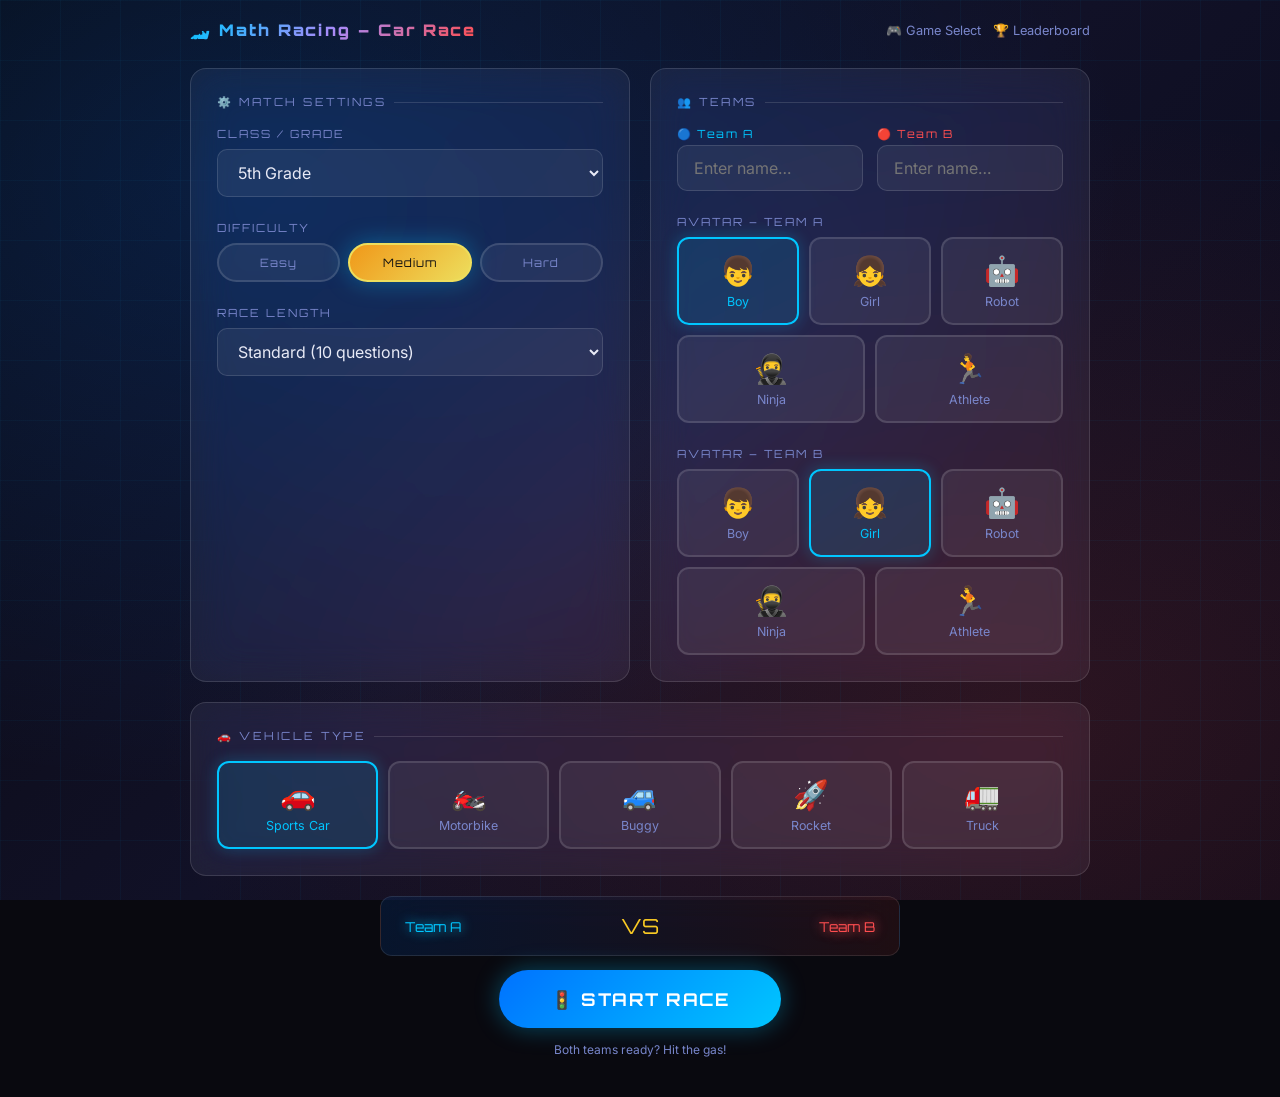
<file: setup.html>
<!DOCTYPE html>
<html lang="en">

<head>
    <meta charset="UTF-8" />
    <meta name="viewport" content="width=device-width, initial-scale=1.0" />
    <title>Setup – Math Racing</title>
    <meta name="description" content="Configure your Math Racing match: choose teams, vehicles and difficulty." />
    <link rel="stylesheet" href="style.css" />
    <style>
        body {
            padding: 20px 20px 40px;
            display: flex;
            flex-direction: column;
            align-items: center;
        }

        .top-bar {
            width: 100%;
            max-width: 900px;
            display: flex;
            align-items: center;
            justify-content: space-between;
            margin-bottom: 28px;
        }

        .top-bar h1 {
            font-size: 1rem;
        }

        .setup-grid {
            display: grid;
            grid-template-columns: 1fr 1fr;
            gap: 20px;
            width: 100%;
            max-width: 900px;
        }

        @media (max-width: 680px) {
            .setup-grid {
                grid-template-columns: 1fr;
            }
        }

        .card {
            padding: 26px;
        }

        .card-title {
            font-family: var(--font-racing);
            font-size: .7rem;
            letter-spacing: 2.5px;
            color: var(--text-dim);
            text-transform: uppercase;
            margin-bottom: 18px;
            display: flex;
            align-items: center;
            gap: 8px;
        }

        .card-title::after {
            content: '';
            flex: 1;
            height: 1px;
            background: var(--panel-border);
        }

        .team-row {
            display: grid;
            grid-template-columns: 1fr 1fr;
            gap: 14px;
        }

        .team-a input:focus {
            border-color: var(--blue);
            box-shadow: 0 0 0 3px rgba(0, 198, 255, .15);
        }

        .team-b input:focus {
            border-color: var(--red);
            box-shadow: 0 0 0 3px rgba(255, 78, 80, .15);
        }

        .team-a .team-label {
            color: var(--blue);
        }

        .team-b .team-label {
            color: var(--red);
        }

        .team-label {
            font-family: var(--font-racing);
            font-size: .7rem;
            letter-spacing: 1.5px;
            margin-bottom: 4px;
        }

        .section-full {
            grid-column: 1 / -1;
        }

        .start-wrap {
            grid-column: 1 / -1;
            display: flex;
            flex-direction: column;
            align-items: center;
            gap: 14px;
        }

        .preview-strip {
            display: flex;
            align-items: center;
            justify-content: space-between;
            padding: 16px 24px;
            border-radius: 12px;
            background: linear-gradient(90deg, rgba(0, 114, 255, .12), rgba(192, 57, 43, .12));
            border: 1px solid rgba(255, 255, 255, .1);
            width: 100%;
            max-width: 520px;
            font-family: var(--font-racing);
            font-size: .85rem;
        }

        .preview-vs {
            font-size: 1.3rem;
            color: var(--gold);
        }

        .links {
            display: flex;
            gap: 12px;
            font-size: .8rem;
        }

        .links a {
            color: var(--text-dim);
            text-decoration: none;
            transition: var(--transition);
        }

        .links a:hover {
            color: var(--blue);
        }
    </style>
</head>

<body>
    <div class="bg-animated"></div>

    <div class="top-bar">
        <h1 class="title-racing"><span id="modeIcon">🏎️</span> Math Racing – <span id="modeName">Car Race</span></h1>
        <div class="links">
            <a href="index.html">🎮 Game Select</a>
            <a href="leaderboard.html">🏆 Leaderboard</a>
        </div>
    </div>

    <div class="setup-grid">

        <!-- ── Class & Difficulty ─────────────────────────────── -->
        <div class="glass card">
            <div class="card-title">⚙️ Match Settings</div>

            <div class="form-group">
                <label>Class / Grade</label>
                <select id="classGrade">
                    <option value="3">3rd Grade</option>
                    <option value="4">4th Grade</option>
                    <option value="5" selected>5th Grade</option>
                    <option value="6">6th Grade</option>
                    <option value="7">7th Grade</option>
                    <option value="8">8th Grade</option>
                    <option value="9">9th Grade</option>
                    <option value="10">10th Grade</option>
                </select>
            </div>

            <div class="form-group mt-3">
                <label>Difficulty</label>
                <div class="diff-group">
                    <div class="diff-pill easy" data-diff="easy">Easy</div>
                    <div class="diff-pill medium selected" data-diff="medium">Medium</div>
                    <div class="diff-pill hard" data-diff="hard">Hard</div>
                </div>
            </div>

            <div class="form-group mt-3">
                <label>Race Length</label>
                <select id="raceLength">
                    <option value="5">Quick Race (5 questions)</option>
                    <option value="10" selected>Standard (10 questions)</option>
                    <option value="15">Extended (15 questions)</option>
                    <option value="20">Marathon (20 questions)</option>
                </select>
            </div>
        </div>

        <!-- ── Team Names ─────────────────────────────────────── -->
        <div class="glass card">
            <div class="card-title">👥 Teams</div>
            <div class="team-row">
                <div class="team-a">
                    <div class="team-label">🔵 Team A</div>
                    <input type="text" id="nameA" placeholder="Enter name…" maxlength="14" />
                </div>
                <div class="team-b">
                    <div class="team-label">🔴 Team B</div>
                    <input type="text" id="nameB" placeholder="Enter name…" maxlength="14" />
                </div>
            </div>

            <div class="form-group mt-3">
                <label>Avatar – Team A</label>
                <div class="option-group" id="avatarA">
                    <div class="option-card selected" data-val="👦"><span class="icon">👦</span>Boy</div>
                    <div class="option-card" data-val="👧"><span class="icon">👧</span>Girl</div>
                    <div class="option-card" data-val="🤖"><span class="icon">🤖</span>Robot</div>
                    <div class="option-card" data-val="🥷"><span class="icon">🥷</span>Ninja</div>
                    <div class="option-card" data-val="🏃"><span class="icon">🏃</span>Athlete</div>
                </div>
            </div>

            <div class="form-group mt-3">
                <label>Avatar – Team B</label>
                <div class="option-group" id="avatarB">
                    <div class="option-card" data-val="👦"><span class="icon">👦</span>Boy</div>
                    <div class="option-card selected" data-val="👧"><span class="icon">👧</span>Girl</div>
                    <div class="option-card" data-val="🤖"><span class="icon">🤖</span>Robot</div>
                    <div class="option-card" data-val="🥷"><span class="icon">🥷</span>Ninja</div>
                    <div class="option-card" data-val="🏃"><span class="icon">🏃</span>Athlete</div>
                </div>
            </div>
        </div>

        <!-- ── Vehicle Selection ──────────────────────────────── -->
        <div class="glass card section-full">
            <div class="card-title">🚗 Vehicle Type</div>
            <div class="option-group" id="vehicleGroup">
                <div class="option-card selected" data-val="car"><span class="icon">🚗</span>Sports Car</div>
                <div class="option-card" data-val="bike"><span class="icon">🏍️</span>Motorbike</div>
                <div class="option-card" data-val="buggy"><span class="icon">🚙</span>Buggy</div>
                <div class="option-card" data-val="rocket"><span class="icon">🚀</span>Rocket</div>
                <div class="option-card" data-val="truck"><span class="icon">🚛</span>Truck</div>
            </div>
        </div>

        <!-- ── Start Button ───────────────────────────────────── -->
        <div class="start-wrap">
            <div class="preview-strip glass" id="previewStrip">
                <span class="neon-blue" id="prevA">Team A</span>
                <span class="preview-vs">VS</span>
                <span class="neon-red" id="prevB">Team B</span>
            </div>
            <button class="btn btn-primary btn-xl" id="startBtn">
                🚦 START RACE
            </button>
            <p style="font-size:.75rem;color:var(--text-dim);">Both teams ready? Hit the gas!</p>
        </div>

    </div>

    <script>
        // ── Read mode from URL ──────────────────────────────────────────
        const urlParams = new URLSearchParams(window.location.search);
        const gameMode = urlParams.get('mode') || 'car';

        const modeData = {
            car: { icon: '🏎️', name: 'Car Race', file: 'game.html' },
            tug: { icon: '💪', name: 'Tug of War', file: 'tug.html' },
            bike: { icon: '🏍️', name: 'Bike Race', file: 'bike.html' },
            rocket: { icon: '🚀', name: 'Vertical Rocket Race', file: 'rocket.html' },
        };
        const md = modeData[gameMode] || modeData.car;
        document.getElementById('modeIcon').textContent = md.icon;
        document.getElementById('modeName').textContent = md.name;
        document.title = md.name + ' – Math Racing Setup';

        // ── Option card pickers ─────────────────────────────────
        function makePicker(groupId, single = true) {
            const group = document.getElementById(groupId);
            group.querySelectorAll('.option-card').forEach(card => {
                card.addEventListener('click', () => {
                    if (single) group.querySelectorAll('.option-card').forEach(c => c.classList.remove('selected'));
                    card.classList.toggle('selected');
                });
            });
        }
        makePicker('avatarA');
        makePicker('avatarB');
        makePicker('vehicleGroup');

        // ── Difficulty pills ────────────────────────────────────
        document.querySelectorAll('.diff-pill').forEach(pill => {
            pill.addEventListener('click', () => {
                document.querySelectorAll('.diff-pill').forEach(p => p.classList.remove('selected'));
                pill.classList.add('selected');
            });
        });

        // ── Live preview ────────────────────────────────────────
        const nameA = document.getElementById('nameA');
        const nameB = document.getElementById('nameB');
        const prevA = document.getElementById('prevA');
        const prevB = document.getElementById('prevB');
        nameA.addEventListener('input', () => { prevA.textContent = nameA.value || 'Team A'; });
        nameB.addEventListener('input', () => { prevB.textContent = nameB.value || 'Team B'; });

        // ── Start ───────────────────────────────────────────────
        document.getElementById('startBtn').addEventListener('click', () => {
            const tA = nameA.value.trim() || 'Team A';
            const tB = nameB.value.trim() || 'Team B';
            const diff = document.querySelector('.diff-pill.selected')?.dataset.diff || 'medium';
            const veh = document.querySelector('#vehicleGroup .option-card.selected')?.dataset.val || 'car';
            const avA = document.querySelector('#avatarA .option-card.selected')?.dataset.val || '👦';
            const avB = document.querySelector('#avatarB .option-card.selected')?.dataset.val || '👧';
            const cls = document.getElementById('classGrade').value;
            const len = document.getElementById('raceLength').value;

            const params = new URLSearchParams({ tA, tB, diff, veh, avA, avB, cls, len, mode: gameMode });
            window.location.href = md.file + '?' + params.toString();
        });
    </script>
</body>

</html>
</file>
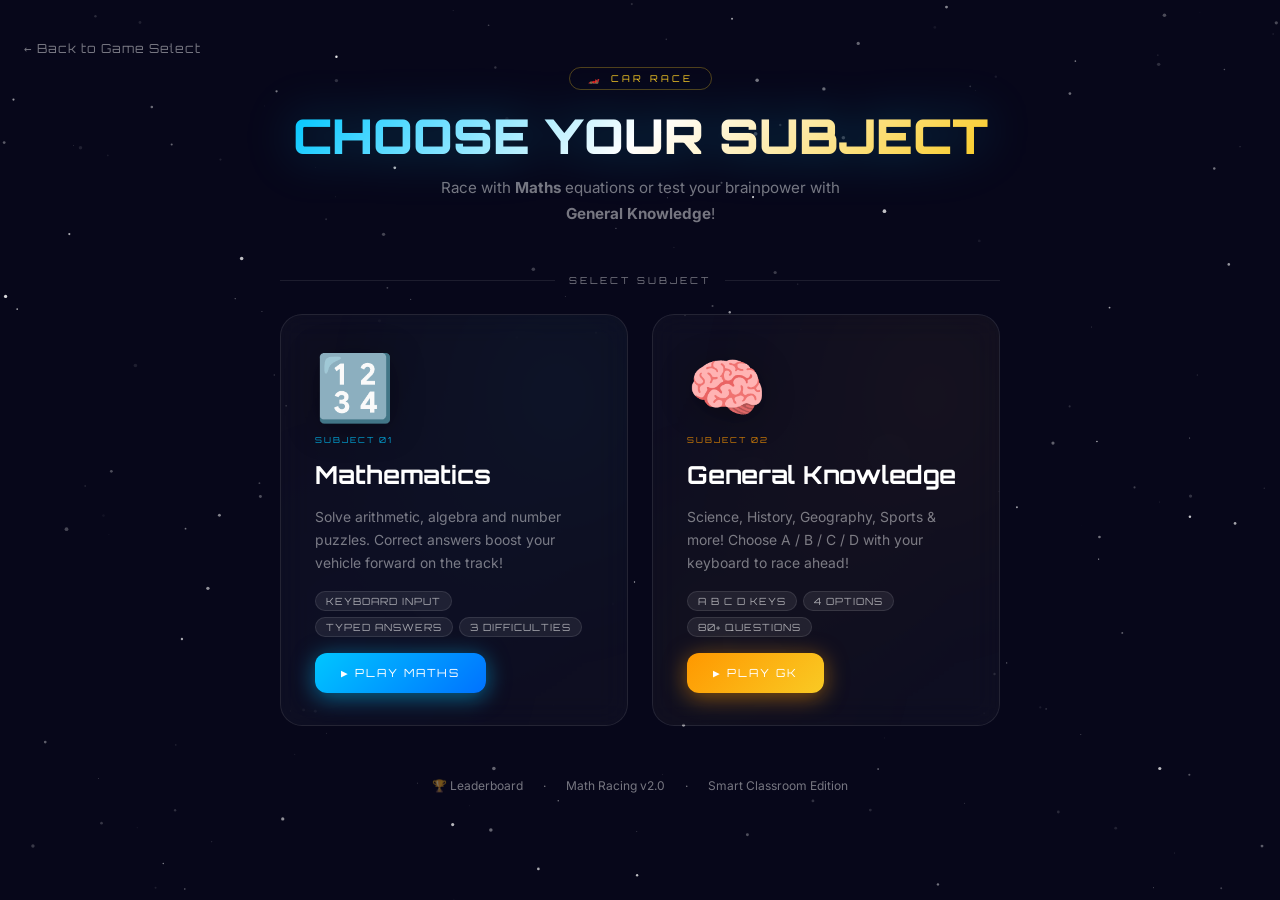
<file: subject.html>
<!DOCTYPE html>
<html lang="en">

<head>
    <meta charset="UTF-8" />
    <meta name="viewport" content="width=device-width, initial-scale=1.0" />
    <title>Choose Subject – Math Racing</title>
    <meta name="description" content="Choose your subject: Maths or General Knowledge racing!" />
    <link rel="preconnect" href="https://fonts.googleapis.com" />
    <link rel="preconnect" href="https://fonts.gstatic.com" crossorigin />
    <link
        href="https://fonts.googleapis.com/css2?family=Orbitron:wght@400;700;900&family=Inter:wght@400;500;600&display=swap"
        rel="stylesheet" />
    <link rel="stylesheet" href="style.css" />
    <style>
        *,
        *::before,
        *::after {
            box-sizing: border-box;
            margin: 0;
            padding: 0;
        }

        :root {
            --blue: #00c6ff;
            --red: #ff4e50;
            --gold: #f9ca24;
            --green: #00e676;
            --purple: #a855f7;
            --orange: #ff9800;
            --bg: #07071a;
            --panel: rgba(255, 255, 255, 0.04);
            --panel-border: rgba(255, 255, 255, 0.09);
            --text-dim: rgba(255, 255, 255, 0.45);
            --font-racing: 'Orbitron', monospace;
            --font-body: 'Inter', sans-serif;
        }

        html,
        body {
            min-height: 100vh;
            background: var(--bg);
            color: #fff;
            font-family: var(--font-body);
            overflow-x: hidden;
        }

        /* ── Starfield ── */
        .starfield {
            position: fixed;
            inset: 0;
            z-index: 0;
            overflow: hidden;
            pointer-events: none;
        }

        .starfield canvas {
            width: 100%;
            height: 100%;
        }

        /* ── Layout ── */
        .page {
            position: relative;
            z-index: 1;
            display: flex;
            flex-direction: column;
            align-items: center;
            padding: 40px 24px 60px;
            min-height: 100vh;
        }

        /* ── Back link ── */
        .back-link {
            align-self: flex-start;
            display: flex;
            align-items: center;
            gap: 8px;
            color: var(--text-dim);
            text-decoration: none;
            font-size: .78rem;
            font-family: var(--font-racing);
            letter-spacing: 1px;
            margin-bottom: 10px;
            transition: color .2s;
        }

        .back-link:hover {
            color: var(--blue);
        }

        /* ── Hero ── */
        .hero {
            text-align: center;
            margin-bottom: 48px;
        }

        .mode-badge-hero {
            display: inline-flex;
            align-items: center;
            gap: 8px;
            font-family: var(--font-racing);
            font-size: .58rem;
            letter-spacing: 3px;
            color: var(--gold);
            border: 1px solid rgba(249, 202, 36, .3);
            padding: 5px 18px;
            border-radius: 20px;
            margin-bottom: 20px;
        }

        .hero h1 {
            font-family: var(--font-racing);
            font-size: clamp(1.8rem, 5vw, 3rem);
            font-weight: 900;
            line-height: 1.1;
            background: linear-gradient(135deg, var(--blue) 0%, #fff 50%, var(--gold) 100%);
            -webkit-background-clip: text;
            -webkit-text-fill-color: transparent;
            background-clip: text;
            margin-bottom: 12px;
            filter: drop-shadow(0 0 24px rgba(0, 198, 255, .3));
        }

        .hero p {
            color: var(--text-dim);
            font-size: .95rem;
            line-height: 1.7;
            max-width: 440px;
            margin: 0 auto;
        }

        /* ── Divider label ── */
        .select-title {
            font-family: var(--font-racing);
            font-size: .6rem;
            letter-spacing: 3px;
            color: var(--text-dim);
            text-transform: uppercase;
            margin-bottom: 28px;
            display: flex;
            align-items: center;
            gap: 14px;
            width: 100%;
            max-width: 720px;
        }

        .select-title::before,
        .select-title::after {
            content: '';
            flex: 1;
            height: 1px;
            background: var(--panel-border);
        }

        /* ── Cards ── */
        .cards-grid {
            display: grid;
            grid-template-columns: 1fr 1fr;
            gap: 24px;
            width: 100%;
            max-width: 720px;
        }

        @media (max-width: 580px) {
            .cards-grid {
                grid-template-columns: 1fr;
            }
        }

        .subject-card {
            position: relative;
            border-radius: 22px;
            overflow: hidden;
            cursor: pointer;
            transition: transform 0.3s cubic-bezier(.34, 1.56, .64, 1), box-shadow 0.3s ease;
            border: 1px solid var(--panel-border);
            background: rgba(255, 255, 255, 0.03);
            backdrop-filter: blur(14px);
        }

        .subject-card:hover {
            transform: translateY(-10px) scale(1.02);
        }

        .subject-card:hover .card-bg {
            opacity: 0.22;
        }

        .subject-card:hover .card-icon {
            transform: scale(1.18) rotate(-6deg);
        }

        .subject-card:hover .card-btn {
            transform: scale(1.07);
        }

        .subject-card:active {
            transform: translateY(-5px) scale(1.01);
        }

        /* Glow rim */
        .subject-card::before {
            content: '';
            position: absolute;
            inset: -1px;
            border-radius: 23px;
            background: var(--card-glow);
            z-index: -1;
            opacity: 0;
            transition: opacity .3s ease;
        }

        .subject-card:hover::before {
            opacity: 1;
        }

        .card-bg {
            position: absolute;
            inset: 0;
            opacity: 0.1;
            transition: opacity .4s ease;
            z-index: 0;
        }

        .card-content {
            position: relative;
            z-index: 1;
            padding: 40px 34px 32px;
            display: flex;
            flex-direction: column;
            gap: 16px;
            min-height: 320px;
        }

        .card-icon {
            font-size: 4rem;
            line-height: 1;
            transition: transform .3s cubic-bezier(.34, 1.56, .64, 1);
            display: block;
            filter: drop-shadow(0 4px 16px rgba(0, 0, 0, .4));
        }

        .card-label {
            font-family: var(--font-racing);
            font-size: .52rem;
            letter-spacing: 2px;
            color: var(--card-accent);
            opacity: .8;
        }

        .card-name {
            font-family: var(--font-racing);
            font-size: 1.55rem;
            font-weight: 700;
            color: #fff;
            line-height: 1.15;
        }

        .card-desc {
            font-size: .87rem;
            color: var(--text-dim);
            line-height: 1.65;
            flex: 1;
        }

        .card-tags {
            display: flex;
            flex-wrap: wrap;
            gap: 6px;
        }

        .card-tag {
            font-size: .62rem;
            font-family: var(--font-racing);
            letter-spacing: 1px;
            padding: 3px 10px;
            border-radius: 20px;
            background: rgba(255, 255, 255, .07);
            border: 1px solid rgba(255, 255, 255, .1);
            color: rgba(255, 255, 255, .6);
        }

        .card-btn {
            display: inline-flex;
            align-items: center;
            gap: 8px;
            padding: 13px 26px;
            border-radius: 12px;
            border: none;
            font-family: var(--font-racing);
            font-size: .7rem;
            letter-spacing: 2px;
            cursor: pointer;
            background: var(--card-btn-bg);
            color: #fff;
            transition: transform .2s ease, box-shadow .2s ease;
            box-shadow: 0 4px 22px var(--card-btn-shadow);
            align-self: flex-start;
        }

        /* ── Card Themes ── */
        .card-maths {
            --card-glow: linear-gradient(135deg, #00c6ff, #0072ff);
            --card-accent: #00c6ff;
            --card-btn-bg: linear-gradient(135deg, #00c6ff, #0072ff);
            --card-btn-shadow: rgba(0, 198, 255, .5);
        }

        .card-maths .card-bg {
            background: radial-gradient(ellipse at 80% 20%, #00c6ff55, transparent 65%),
                radial-gradient(ellipse at 20% 80%, #0072ff33, transparent 60%);
        }

        .card-gk {
            --card-glow: linear-gradient(135deg, #ff9800, #f9ca24);
            --card-accent: #ff9800;
            --card-btn-bg: linear-gradient(135deg, #ff9800, #f9ca24);
            --card-btn-shadow: rgba(255, 152, 0, .5);
        }

        .card-gk .card-bg {
            background: radial-gradient(ellipse at 80% 20%, #ff980055, transparent 65%),
                radial-gradient(ellipse at 20% 80%, #f9ca2433, transparent 60%);
        }

        /* ── Footer ── */
        .footer {
            margin-top: 52px;
            text-align: center;
            font-size: .75rem;
            color: var(--text-dim);
            display: flex;
            gap: 20px;
            align-items: center;
        }

        .footer a {
            color: var(--text-dim);
            text-decoration: none;
            transition: color .2s;
        }

        .footer a:hover {
            color: var(--blue);
        }

        /* ── Floaters ── */
        .floater {
            position: fixed;
            pointer-events: none;
            font-size: 1.4rem;
            animation: float-up linear infinite;
            opacity: 0;
            z-index: 0;
        }

        @keyframes float-up {
            0% {
                transform: translateY(100vh) rotate(0deg);
                opacity: 0;
            }

            10% {
                opacity: .6;
            }

            90% {
                opacity: .3;
            }

            100% {
                transform: translateY(-20vh) rotate(360deg);
                opacity: 0;
            }
        }
    </style>
</head>

<body>

    <!-- Starfield -->
    <div class="starfield"><canvas id="starCanvas"></canvas></div>

    <!-- Floaters -->
    <div id="floaters"></div>

    <div class="page">

        <a href="index.html" class="back-link">← Back to Game Select</a>

        <!-- Hero -->
        <header class="hero">
            <div class="mode-badge-hero">
                <span id="modeEmoji">🏎️</span>
                <span id="modeName">CAR RACE</span>
            </div>
            <h1>CHOOSE YOUR SUBJECT</h1>
            <p>Race with <strong>Maths</strong> equations or test your brainpower with <strong>General
                    Knowledge</strong>!</p>
        </header>

        <div class="select-title">Select Subject</div>

        <div class="cards-grid">

            <!-- Maths Card -->
            <div class="subject-card card-maths" id="mathsCard">
                <div class="card-bg"></div>
                <div class="card-content">
                    <span class="card-icon">🔢</span>
                    <div class="card-label">SUBJECT 01</div>
                    <div class="card-name">Mathematics</div>
                    <div class="card-desc">Solve arithmetic, algebra and number puzzles. Correct answers boost your
                        vehicle forward on the track!</div>
                    <div class="card-tags">
                        <span class="card-tag">KEYBOARD INPUT</span>
                        <span class="card-tag">TYPED ANSWERS</span>
                        <span class="card-tag">3 DIFFICULTIES</span>
                    </div>
                    <button class="card-btn">▶ PLAY MATHS</button>
                </div>
            </div>

            <!-- GK Card -->
            <div class="subject-card card-gk" id="gkCard">
                <div class="card-bg"></div>
                <div class="card-content">
                    <span class="card-icon">🧠</span>
                    <div class="card-label">SUBJECT 02</div>
                    <div class="card-name">General Knowledge</div>
                    <div class="card-desc">Science, History, Geography, Sports & more! Choose A / B / C / D with your
                        keyboard to race ahead!</div>
                    <div class="card-tags">
                        <span class="card-tag">A B C D KEYS</span>
                        <span class="card-tag">4 OPTIONS</span>
                        <span class="card-tag">80+ QUESTIONS</span>
                    </div>
                    <button class="card-btn">▶ PLAY GK</button>
                </div>
            </div>

        </div>

        <footer class="footer">
            <a href="leaderboard.html">🏆 Leaderboard</a>
            <span>·</span>
            <span>Math Racing v2.0</span>
            <span>·</span>
            <span>Smart Classroom Edition</span>
        </footer>

    </div><!-- end page -->

    <script>
        // ── Read game mode from URL ──────────────────────────────────────────
        const params = new URLSearchParams(window.location.search);
        const gameMode = params.get('mode') || 'car';

        const modeInfo = {
            car: { emoji: '🏎️', name: 'CAR RACE' },
            tug: { emoji: '💪', name: 'TUG OF WAR' },
            bike: { emoji: '🏍️', name: 'BIKE RACE' },
            rocket: { emoji: '🚀', name: 'ROCKET RACE' },
        };
        const mi = modeInfo[gameMode] || modeInfo.car;
        document.getElementById('modeEmoji').textContent = mi.emoji;
        document.getElementById('modeName').textContent = mi.name;

        // ── Navigation ───────────────────────────────────────────────────────
        document.getElementById('mathsCard').addEventListener('click', () => {
            window.location.href = `setup.html?mode=${gameMode}`;
        });
        document.getElementById('gkCard').addEventListener('click', () => {
            window.location.href = `gk-setup.html?mode=${gameMode}`;
        });

        // ── Parallax tilt on cards ────────────────────────────────────────────
        document.querySelectorAll('.subject-card').forEach(card => {
            card.addEventListener('mousemove', e => {
                const r = card.getBoundingClientRect();
                const dx = (e.clientX - r.left - r.width / 2) / (r.width / 2);
                const dy = (e.clientY - r.top - r.height / 2) / (r.height / 2);
                card.style.transform = `translateY(-10px) scale(1.02) rotateX(${-dy * 5}deg) rotateY(${dx * 5}deg)`;
            });
            card.addEventListener('mouseleave', () => { card.style.transform = ''; });
        });

        // ── Starfield ─────────────────────────────────────────────────────────
        const sc = document.getElementById('starCanvas');
        const sctx = sc.getContext('2d');
        let stars = [];
        function initStars() {
            sc.width = window.innerWidth; sc.height = window.innerHeight;
            stars = [];
            for (let i = 0; i < 200; i++) {
                stars.push({
                    x: Math.random() * sc.width,
                    y: Math.random() * sc.height,
                    r: Math.random() * 1.6 + 0.3,
                    alpha: Math.random() * .7 + .2,
                    twinkle: Math.random() * Math.PI * 2,
                });
            }
        }
        function drawStars() {
            sctx.clearRect(0, 0, sc.width, sc.height);
            for (const s of stars) {
                s.twinkle += .02;
                const a = s.alpha * (.6 + .4 * Math.sin(s.twinkle));
                sctx.beginPath();
                sctx.arc(s.x, s.y, s.r, 0, Math.PI * 2);
                sctx.fillStyle = `rgba(255,255,255,${a})`;
                sctx.fill();
            }
            requestAnimationFrame(drawStars);
        }
        window.addEventListener('resize', initStars);
        initStars(); requestAnimationFrame(drawStars);

        // ── Floating particles ────────────────────────────────────────────────
        const floatEmojis = ['🔢', '🧠', '💡', '📚', '🌍', '⭐', '🏆', '🔥', '✏️', '🎯', '🌟', '📖'];
        const fc = document.getElementById('floaters');
        function spawnFloater() {
            const el = document.createElement('div');
            el.className = 'floater';
            el.textContent = floatEmojis[Math.floor(Math.random() * floatEmojis.length)];
            el.style.left = Math.random() * 100 + 'vw';
            const dur = 8 + Math.random() * 12;
            const delay = Math.random() * 6;
            el.style.animationDuration = dur + 's';
            el.style.animationDelay = delay + 's';
            el.style.fontSize = (.9 + Math.random() * 1.2) + 'rem';
            fc.appendChild(el);
            setTimeout(() => el.remove(), (dur + delay) * 1000 + 500);
        }
        for (let i = 0; i < 16; i++) spawnFloater();
        setInterval(spawnFloater, 2500);
    </script>
</body>

</html>
</file>
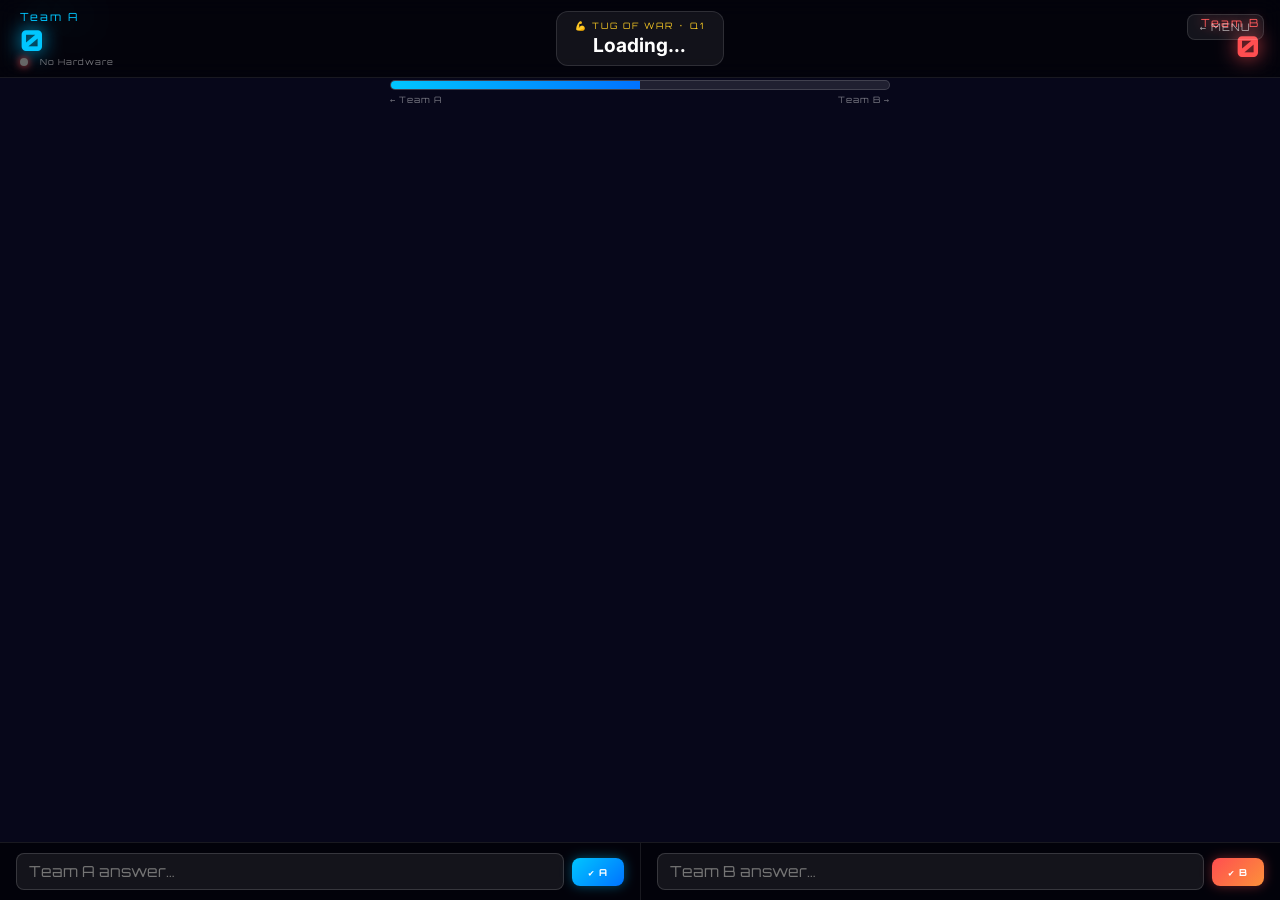
<file: tug.html>
<!DOCTYPE html>
<html lang="en">

<head>
    <meta charset="UTF-8" />
    <meta name="viewport" content="width=device-width, initial-scale=1.0" />
    <title>Tug of War – Math Racing</title>
    <link rel="preconnect" href="https://fonts.googleapis.com" />
    <link
        href="https://fonts.googleapis.com/css2?family=Orbitron:wght@400;700;900&family=Inter:wght@400;500;600&display=swap"
        rel="stylesheet" />
    <link rel="stylesheet" href="style.css" />
    <style>
        *,
        *::before,
        *::after {
            box-sizing: border-box;
        }

        :root {
            --blue: #00c6ff;
            --red: #ff4e50;
            --gold: #f9ca24;
            --bg: #07071a;
            --panel: rgba(255, 255, 255, 0.04);
            --panel-border: rgba(255, 255, 255, 0.09);
            --text-dim: rgba(255, 255, 255, 0.45);
            --font-racing: 'Orbitron', monospace;
            --font-body: 'Inter', sans-serif;
        }

        html,
        body {
            margin: 0;
            padding: 0;
            background: var(--bg);
            color: #fff;
            font-family: var(--font-body);
            overflow: hidden;
            height: 100vh;
        }

        /* HUD */
        .hud {
            position: fixed;
            top: 0;
            left: 0;
            right: 0;
            z-index: 10;
            display: grid;
            grid-template-columns: 1fr auto 1fr;
            align-items: center;
            padding: 10px 20px;
            background: rgba(0, 0, 0, 0.55);
            backdrop-filter: blur(10px);
            border-bottom: 1px solid var(--panel-border);
        }

        .hud-team {
            display: flex;
            flex-direction: column;
            gap: 2px;
        }

        .hud-team.right {
            align-items: flex-end;
        }

        .team-name {
            font-family: var(--font-racing);
            font-size: .7rem;
            letter-spacing: 2px;
        }

        .score-big {
            font-family: var(--font-racing);
            font-size: 1.8rem;
            font-weight: 900;
            line-height: 1;
        }

        .score-big.blue {
            color: var(--blue);
            text-shadow: 0 0 20px var(--blue);
        }

        .score-big.red {
            color: var(--red);
            text-shadow: 0 0 20px var(--red);
        }

        .hud-center {
            text-align: center;
        }

        .q-box {
            background: rgba(255, 255, 255, .06);
            border: 1px solid rgba(255, 255, 255, .12);
            border-radius: 12px;
            padding: 8px 18px;
        }

        .q-label {
            font-family: var(--font-racing);
            font-size: .55rem;
            letter-spacing: 2px;
            color: var(--gold);
        }

        .q-text {
            font-size: 1.2rem;
            font-weight: 700;
            margin-top: 2px;
        }

        /* Canvas */
        canvas {
            display: block;
            width: 100%;
            height: 100%;
        }

        .canvas-wrap {
            position: fixed;
            inset: 0;
            top: 74px;
        }

        /* Input row */
        .input-row {
            position: fixed;
            bottom: 0;
            left: 0;
            right: 0;
            z-index: 10;
            display: grid;
            grid-template-columns: 1fr 1fr;
            background: rgba(0, 0, 0, 0.6);
            backdrop-filter: blur(10px);
            border-top: 1px solid var(--panel-border);
        }

        .input-cell {
            display: flex;
            align-items: center;
            gap: 8px;
            padding: 10px 16px;
        }

        .input-cell.right {
            border-left: 1px solid var(--panel-border);
        }

        .input-cell input {
            flex: 1;
            background: rgba(255, 255, 255, .07);
            border: 1px solid rgba(255, 255, 255, .15);
            border-radius: 8px;
            padding: 8px 12px;
            color: #fff;
            font-size: .95rem;
            font-family: var(--font-racing);
            outline: none;
        }

        .input-cell input:focus {
            border-color: var(--gold);
        }

        .input-cell button {
            padding: 8px 16px;
            border-radius: 8px;
            border: none;
            cursor: pointer;
            font-family: var(--font-racing);
            font-size: .6rem;
            letter-spacing: 1px;
            font-weight: 700;
            transition: all .2s;
            white-space: nowrap;
        }

        .btn-a {
            background: linear-gradient(135deg, var(--blue), #0072ff);
            color: #fff;
            box-shadow: 0 0 12px rgba(0, 198, 255, .4);
        }

        .btn-b {
            background: linear-gradient(135deg, var(--red), #fc913a);
            color: #fff;
            box-shadow: 0 0 12px rgba(255, 78, 80, .4);
        }

        /* Feedback */
        .answer-feedback {
            position: fixed;
            top: 90px;
            left: 50%;
            transform: translateX(-50%);
            padding: 8px 24px;
            border-radius: 30px;
            font-family: var(--font-racing);
            font-size: .72rem;
            letter-spacing: 1px;
            pointer-events: none;
            opacity: 0;
            transition: opacity .3s;
            z-index: 20;
            white-space: nowrap;
        }

        .answer-feedback.correct {
            background: rgba(0, 230, 118, .2);
            border: 1px solid #00e676;
            color: #00e676;
        }

        .answer-feedback.wrong {
            background: rgba(255, 78, 80, .2);
            border: 1px solid var(--red);
            color: var(--red);
        }

        /* Overlays */
        .overlay {
            position: fixed;
            inset: 0;
            z-index: 50;
            display: flex;
            flex-direction: column;
            align-items: center;
            justify-content: center;
            gap: 18px;
            background: rgba(0, 0, 0, 0.88);
            backdrop-filter: blur(16px);
            opacity: 0;
            pointer-events: none;
            transition: opacity .4s;
        }

        .overlay.visible {
            opacity: 1;
            pointer-events: all;
        }

        .overlay-title {
            font-family: var(--font-racing);
            font-size: clamp(2rem, 6vw, 4rem);
            font-weight: 900;
            text-align: center;
        }

        .overlay-sub {
            font-size: .9rem;
            color: var(--text-dim);
            text-align: center;
        }

        .overlay-btn {
            padding: 14px 36px;
            border-radius: 12px;
            border: none;
            cursor: pointer;
            font-family: var(--font-racing);
            font-size: .75rem;
            letter-spacing: 2px;
            background: linear-gradient(135deg, var(--blue), #0072ff);
            color: #fff;
            margin-top: 8px;
            box-shadow: 0 4px 20px rgba(0, 198, 255, .5);
            transition: transform .2s;
        }

        .overlay-btn:hover {
            transform: scale(1.06);
        }

        /* Countdown */
        .countdown-num {
            font-family: var(--font-racing);
            font-size: clamp(4rem, 15vw, 9rem);
            font-weight: 900;
            animation: pop .4s ease;
        }

        @keyframes pop {
            from {
                transform: scale(1.8);
                opacity: 0
            }

            to {
                transform: scale(1);
                opacity: 1
            }
        }

        .neon-gold {
            color: var(--gold);
            text-shadow: 0 0 40px var(--gold);
        }

        .neon-blue {
            color: var(--blue);
            text-shadow: 0 0 40px var(--blue);
        }

        /* confetti canvas */
        #confettiCanvas {
            position: fixed;
            inset: 0;
            z-index: 60;
            pointer-events: none;
        }

        /* Back btn */
        .back-btn {
            position: fixed;
            top: 14px;
            right: 16px;
            z-index: 20;
            background: rgba(255, 255, 255, .07);
            border: 1px solid rgba(255, 255, 255, .12);
            color: rgba(255, 255, 255, .6);
            padding: 5px 12px;
            border-radius: 8px;
            font-size: .65rem;
            cursor: pointer;
            font-family: var(--font-racing);
            letter-spacing: 1px;
            transition: all .2s;
        }

        .back-btn:hover {
            background: rgba(255, 255, 255, .13);
            color: #fff;
        }

        /* Rope meter */
        .rope-meter {
            position: fixed;
            top: 80px;
            left: 50%;
            transform: translateX(-50%);
            width: min(500px, 80vw);
            z-index: 10;
        }

        .rope-meter-bar {
            height: 10px;
            border-radius: 5px;
            overflow: hidden;
            background: rgba(255, 255, 255, .1);
            border: 1px solid rgba(255, 255, 255, .15);
        }

        .rope-meter-fill {
            height: 100%;
            background: linear-gradient(90deg, var(--blue), #0072ff);
            transition: width .4s cubic-bezier(.34, 1.56, .64, 1);
            width: 50%;
        }

        /* WS dot */
        .ws-indicator {
            display: flex;
            align-items: center;
            gap: 6px;
            font-family: var(--font-racing);
            font-size: .52rem;
            letter-spacing: 1px;
            color: var(--text-dim);
        }

        .ws-dot {
            width: 8px;
            height: 8px;
            border-radius: 50%;
            flex-shrink: 0;
        }

        .ws-dot.connected {
            background: #00e676;
            box-shadow: 0 0 6px #00e676;
        }

        .ws-dot.disconnected {
            background: #666;
        }

        .rope-meter-labels {
            display: flex;
            justify-content: space-between;
            font-family: var(--font-racing);
            font-size: .55rem;
            letter-spacing: 1px;
            color: var(--text-dim);
            margin-top: 4px;
        }
    </style>
</head>

<body>

    <button class="back-btn" onclick="window.location.href='index.html'">← MENU</button>
    <canvas id="confettiCanvas"></canvas>

    <!-- HUD -->
    <div class="hud">
        <div class="hud-team">
            <div class="team-name neon-blue" id="teamAName">Team A</div>
            <div class="score-big blue" id="scoreA">0</div>
            <div class="ws-indicator">
                <div class="ws-dot disconnected" id="wsDot"></div><span id="wsStatus">No Hardware</span>
            </div>
        </div>
        <div class="hud-center">
            <div class="q-box">
                <div class="q-label">💪 TUG OF WAR · <span id="questionNum">Q1</span></div>
                <div class="q-text" id="questionText">Loading…</div>
            </div>
        </div>
        <div class="hud-team right">
            <div class="team-name neon-red" id="teamBName">Team B</div>
            <div class="score-big red" id="scoreB">0</div>
        </div>
    </div>

    <!-- Rope pull meter -->
    <div class="rope-meter">
        <div class="rope-meter-bar">
            <div class="rope-meter-fill" id="ropeMeter"></div>
        </div>
        <div class="rope-meter-labels"><span id="labelA">← Team A</span><span id="labelB">Team B →</span></div>
    </div>

    <!-- Answer feedback -->
    <div class="answer-feedback" id="answerFeedback"></div>

    <!-- Game Canvas -->
    <div class="canvas-wrap"><canvas id="tugCanvas"></canvas></div>

    <!-- Input row -->
    <div class="input-row">
        <div class="input-cell">
            <input type="number" id="inputA" placeholder="Team A answer…" />
            <button class="btn-a" id="submitA">✔ A</button>
        </div>
        <div class="input-cell right">
            <input type="number" id="inputB" placeholder="Team B answer…" />
            <button class="btn-b" id="submitB">✔ B</button>
        </div>
    </div>

    <!-- Countdown Overlay -->
    <div class="overlay" id="countdownOverlay">
        <div class="countdown-num neon-blue" id="countdownNum">3</div>
    </div>

    <!-- Victory Overlay -->
    <div class="overlay" id="victoryOverlay">
        <div style="font-size:4rem">🏆</div>
        <div class="overlay-title neon-gold" id="victoryTeam">WINNER!</div>
        <div class="overlay-sub" id="victoryScores"></div>
        <button class="overlay-btn" onclick="window.location.href='leaderboard.html'">🏆 LEADERBOARD</button>
        <button class="overlay-btn" onclick="window.location.href='index.html'">🏠 MAIN MENU</button>
        <button class="overlay-btn" style="background:linear-gradient(135deg,#ff4e50,#fc913a)"
            onclick="window.location.href=window.location.href">🔄 PLAY AGAIN</button>
    </div>

    <script src="audio.js"></script>
    <script src="physics.js"></script>
    <script src="game.js"></script>
    
    <!-- Enhanced Keypad Integration -->
    <script>
    (function() {
        'use strict';
        
        // Configuration
        const WS_HOST = '10.113.86.153';
        const WS_PORT = 8765;
        const RECONNECT_DELAY = 3000;
        
        // Detect if we're on HTTPS
        const isSecure = window.location.protocol === 'https:';
        
        // For HTTPS sites, we cannot connect to ws:// due to Mixed Content Policy
        // Options:
        // 1. Use wss:// (requires SSL on Raspberry Pi)
        // 2. Test on HTTP version of site
        // 3. Disable for production HTTPS
        
        if (isSecure) {
            console.warn('⚠️ HTTPS detected - WebSocket connection to ws:// is blocked by browser');
            console.warn('💡 Solutions:');
            console.warn('   1. Test locally: http://localhost:8000/tug.html');
            console.warn('   2. Set up WSS (secure WebSocket) on Raspberry Pi');
            console.warn('   3. Use browser flag (not recommended): --allow-running-insecure-content');
            
            // Update UI to show warning
            const status = document.getElementById('wsStatus');
            if (status) {
                status.textContent = 'HTTPS blocks WS - Use HTTP or WSS';
                status.style.color = '#ff9800';
            }
            
            // Don't attempt connection
            return;
        }
        
        let socket = null;
        let reconnectTimer = null;
        let isConnected = false;
        
        function connect() {
            try {
                const wsUrl = `ws://${WS_HOST}:${WS_PORT}`;
                console.log('🔌 Attempting connection to:', wsUrl);
                socket = new WebSocket(wsUrl);
                socket.onopen = function() {
                    console.log('✅ Keypad connected to Raspberry Pi');
                    isConnected = true;
                    if (typeof setWsDot === 'function') setWsDot(true);
                    if (reconnectTimer) clearTimeout(reconnectTimer);
                };
                socket.onmessage = function(event) {
                    console.log('📥 Received from keypad:', event.data);
                    try {
                        const data = JSON.parse(event.data);
                        if (data.team && data.key) {
                            handleKeyFromKeypad(data.key, data.team);
                        }
                    } catch (e) {
                        const raw = event.data.trim();
                        const match = raw.match(/^([AB]):(.+)$/i);
                        if (match && typeof handleAnswer === 'function') {
                            console.log('📊 Parsed - Team:', match[1], 'Value:', match[2]);
                            handleAnswer(match[1].toUpperCase(), match[2]);
                        }
                    }
                };
                socket.onerror = function() {
                    console.error('❌ WebSocket error');
                    isConnected = false;
                    if (typeof setWsDot === 'function') setWsDot(false);
                };
                socket.onclose = function() {
                    console.log('🔌 Keypad disconnected');
                    isConnected = false;
                    if (typeof setWsDot === 'function') setWsDot(false);
                    reconnectTimer = setTimeout(connect, RECONNECT_DELAY);
                };
            } catch (error) {
                console.error('Connection failed:', error);
                reconnectTimer = setTimeout(connect, RECONNECT_DELAY);
            }
        }
        
        function handleKeyFromKeypad(key, team) {
            console.log('🎮 Keypad input:', key, 'Team:', team);
            const input = document.getElementById('input' + team);
            if (!input) return;
            
            switch(key) {
                case '#':
                case 'SUBMIT':
                    const btn = document.getElementById('submit' + team);
                    if (btn) {
                        console.log('📤 Submitting for Team', team);
                        btn.click();
                    }
                    break;
                case '*':
                case 'CLEAR':
                    input.value = '';
                    console.log('🗑️ Cleared Team', team);
                    break;
                default:
                    if (/^[0-9\-.]$/.test(key)) {
                        input.value += key;
                        console.log('➕ Added:', key);
                    }
            }
        }
        
        window.KeypadBridge = { 
            isConnected: () => isConnected, 
            reconnect: connect,
            handleKey: handleKeyFromKeypad
        };
        
        console.log('🚀 Initializing Raspberry Pi connection...');
        if (document.readyState === 'loading') {
            document.addEventListener('DOMContentLoaded', connect);
        } else {
            connect();
        }
    })();
    </script>
    
    <script>
        // ── Legacy WebSocket placeholder (now handled by KeypadBridge) ────
        function sendWS(cmd) { 
            // Legacy function - kept for compatibility
            console.log('📤 Legacy sendWS called:', cmd);
        }
        function setWsDot(on) {
            const dot = document.getElementById('wsDot'), txt = document.getElementById('wsStatus');
            if (dot) dot.className = 'ws-dot ' + (on ? 'connected' : 'disconnected');
            if (txt) txt.textContent = on ? 'Raspberry Pi ' + (on ? 'Connected' : 'Disconnected');
        }

        // ── Config from URL ──────────────────────────────────────────────
        const params = new URLSearchParams(window.location.search);
        const CONFIG = {
            nameA: params.get('tA') || 'Team A',
            nameB: params.get('tB') || 'Team B',
            difficulty: params.get('diff') || 'medium',
            avA: params.get('avA') || '👦',
            avB: params.get('avB') || '👧',
            gameMode: 'tug',
        };

        // ── Rope state ───────────────────────────────────────────────────
        // ropePos: 0=full A wins, 1=full B wins, 0.5=center
        let ropePos = 0.5;
        const ROPE_WIN_THRESHOLD = 1 / 6; // 6 correct = reach the edge

        // ── Game state ───────────────────────────────────────────────────
        const GS = GameLogic.createGameState({ difficulty: CONFIG.difficulty, nameA: CONFIG.nameA, nameB: CONFIG.nameB, raceLength: 6 });

        // ── Canvas ───────────────────────────────────────────────────────
        const canvas = document.getElementById('tugCanvas');
        const ctx = canvas.getContext('2d');
        function resize() { canvas.width = canvas.offsetWidth; canvas.height = canvas.offsetHeight; }
        window.addEventListener('resize', resize); resize();

        // ── Rope particles ───────────────────────────────────────────────
        const tugParticles = [];
        function spawnTugSpark(x, y, color) {
            for (let i = 0; i < 12; i++) {
                tugParticles.push({
                    x, y,
                    vx: (Math.random() - 0.5) * 6,
                    vy: (Math.random() - 0.5) * 6,
                    life: 1, decay: 0.05 + Math.random() * 0.04,
                    size: 3 + Math.random() * 5, color
                });
            }
        }

        // ── Characters ───────────────────────────────────────────────────
        let charALean = 0, charBLean = 0;
        let charAPull = false, charBPull = false;
        let charAPullTimer = 0, charBPullTimer = 0;
        let shakeX = 0, shakeY = 0, shakeStr = 0;
        function trigShake(s) { shakeStr = s; }
        function updateShake() {
            if (shakeStr > 0) {
                shakeX = (Math.random() - 0.5) * shakeStr;
                shakeY = (Math.random() - 0.5) * shakeStr;
                shakeStr *= 0.8;
                if (shakeStr < 0.5) shakeStr = 0;
            } else { shakeX = 0; shakeY = 0; }
        }

        // ── Render ───────────────────────────────────────────────────────
        let bgOffset = 0;
        function drawBg() {
            const W = canvas.width, H = canvas.height;
            // Sky
            const sky = ctx.createLinearGradient(0, 0, 0, H * 0.6);
            sky.addColorStop(0, '#0a0a2a');
            sky.addColorStop(1, '#1a0e3a');
            ctx.fillStyle = sky;
            ctx.fillRect(0, 0, W, H);

            // Stars
            for (let i = 0; i < 80; i++) {
                const sx = ((i * 137 + bgOffset * 0.03) % W + W) % W;
                const sy = (i * 53) % (H * 0.55);
                ctx.fillStyle = `rgba(255,255,255,${0.3 + 0.4 * Math.sin(i + Date.now() * 0.0005)})`;
                ctx.beginPath(); ctx.arc(sx, sy, 0.8, 0, Math.PI * 2); ctx.fill();
            }

            // Ground
            const ground = ctx.createLinearGradient(0, H * 0.55, 0, H);
            ground.addColorStop(0, '#1a1a1a');
            ground.addColorStop(1, '#0d0d0d');
            ctx.fillStyle = ground;
            ctx.fillRect(0, H * 0.55, W, H * 0.45);

            // Crowd in background
            const crowd = ['🧑', '👩', '👦', '👧', '🙋', '🙌', '👴', '👵'];
            ctx.font = '14px serif';
            for (let i = 0; i < 24; i++) {
                const ex = ((i * 61 + bgOffset * 0.07) % W + W) % W;
                const ey = H * 0.52 - (i % 3) * 14 - 8;
                ctx.fillText(crowd[i % crowd.length], ex, ey);
            }
        }

        function drawRope(W, H) {
            const groundY = H * 0.62;
            const cx = W / 2;
            // Rope pulls toward winning side
            const pullOffset = (ropePos - 0.5) * W * 0.5; // -W/4 to +W/4

            // Rope knot center
            const knotX = cx + pullOffset;
            const knotY = groundY - H * 0.12;

            // Rope segments with sag
            const segs = 30;
            const leftX = W * 0.08, rightX = W * 0.92;
            ctx.strokeStyle = '#c8a96e';
            ctx.lineWidth = 8;
            ctx.lineCap = 'round';
            ctx.shadowBlur = 6;
            ctx.shadowColor = 'rgba(200,169,110,0.5)';

            // Draw rope as quadratic bezier with sag
            ctx.beginPath();
            ctx.moveTo(leftX, knotY - 20);
            const sagL = knotY + 30;
            ctx.quadraticCurveTo((leftX + knotX) / 2, sagL, knotX, knotY);
            ctx.stroke();

            ctx.beginPath();
            ctx.moveTo(knotX, knotY);
            const sagR = knotY + 30;
            ctx.quadraticCurveTo((knotX + rightX) / 2, sagR, rightX, knotY - 20);
            ctx.stroke();

            ctx.shadowBlur = 0;

            // Rope stripes
            ctx.lineWidth = 3;
            ctx.strokeStyle = 'rgba(255,255,255,0.15)';
            ctx.setLineDash([5, 14]);
            ctx.beginPath();
            ctx.moveTo(leftX, knotY - 20);
            ctx.quadraticCurveTo((leftX + knotX) / 2, sagL, knotX, knotY);
            ctx.stroke();
            ctx.beginPath();
            ctx.moveTo(knotX, knotY);
            ctx.quadraticCurveTo((knotX + rightX) / 2, sagR, rightX, knotY - 20);
            ctx.stroke();
            ctx.setLineDash([]);

            // Center knot
            ctx.beginPath();
            ctx.arc(knotX, knotY, 12, 0, Math.PI * 2);
            ctx.fillStyle = '#e8c46a';
            ctx.shadowBlur = 16;
            ctx.shadowColor = '#f9ca24';
            ctx.fill();
            ctx.shadowBlur = 0;
            ctx.strokeStyle = '#fff8';
            ctx.lineWidth = 2;
            ctx.stroke();

            // Win zone flags
            const leftFlag = W * 0.2, rightFlag = W * 0.8;
            ctx.strokeStyle = '#00e676';
            ctx.lineWidth = 3;
            ctx.beginPath(); ctx.moveTo(leftFlag, knotY - 80); ctx.lineTo(leftFlag, knotY + 40); ctx.stroke();
            ctx.fillStyle = '#00e676';
            ctx.font = '11px Orbitron,monospace';
            ctx.textAlign = 'center';
            ctx.fillText('A WIN ZONE', leftFlag, knotY - 88);

            ctx.strokeStyle = '#ff4e50';
            ctx.lineWidth = 3;
            ctx.beginPath(); ctx.moveTo(rightFlag, knotY - 80); ctx.lineTo(rightFlag, knotY + 40); ctx.stroke();
            ctx.fillStyle = '#ff4e50';
            ctx.fillText('B WIN ZONE', rightFlag, knotY - 88);

            return { knotX, knotY };
        }

        function drawCharacter(x, y, avatar, color, leanDir, pulling) {
            ctx.save();
            ctx.translate(x, y);
            // Lean based on pull direction
            const lean = leanDir * (pulling ? 0.25 : 0.08);
            ctx.rotate(lean);

            // Body glow
            if (pulling) {
                ctx.shadowBlur = 25;
                ctx.shadowColor = color;
            }

            // Body
            const bw = 48, bh = 60;
            const grad = ctx.createLinearGradient(-bw / 2, -bh, bw / 2, 0);
            grad.addColorStop(0, color + 'cc');
            grad.addColorStop(1, color + '44');
            ctx.fillStyle = grad;
            ctx.beginPath();
            ctx.roundRect(-bw / 2, -bh, bw, bh, 10);
            ctx.fill();
            ctx.strokeStyle = color;
            ctx.lineWidth = 2;
            ctx.stroke();

            // Avatar face
            ctx.font = '28px serif';
            ctx.textAlign = 'center';
            ctx.textBaseline = 'middle';
            ctx.shadowBlur = 0;
            ctx.fillText(avatar, 0, -bh * 0.55);

            // Arms
            ctx.strokeStyle = color;
            ctx.lineWidth = 6;
            ctx.lineCap = 'round';
            // Left arm
            ctx.beginPath();
            ctx.moveTo(-bw / 2, -bh * 0.5);
            ctx.lineTo(-bw * 0.85, -bh * 0.3 + (pulling ? 8 : 0));
            ctx.stroke();
            // Right arm
            ctx.beginPath();
            ctx.moveTo(bw / 2, -bh * 0.5);
            ctx.lineTo(bw * 0.85, -bh * 0.3 + (pulling ? 8 : 0));
            ctx.stroke();

            // Legs
            ctx.strokeStyle = color + 'aa';
            ctx.lineWidth = 8;
            ctx.beginPath();
            ctx.moveTo(-8, 0); ctx.lineTo(-14, 30); ctx.stroke();
            ctx.beginPath();
            ctx.moveTo(8, 0); ctx.lineTo(14, 30); ctx.stroke();

            // Pull force indicator
            if (pulling) {
                ctx.font = '20px serif';
                ctx.fillText('💥', leanDir < 0 ? -60 : 60, -bh * 0.5);
            }

            ctx.restore();
        }

        function drawFrame() {
            const W = canvas.width, H = canvas.height;
            updateShake();
            ctx.save();
            ctx.translate(shakeX, shakeY);
            ctx.clearRect(-20, -20, W + 40, H + 40);

            drawBg();
            bgOffset += 0.4;

            const { knotX, knotY } = drawRope(W, H);
            const groundY = H * 0.62;

            // Characters
            const charY = groundY - 10;
            charALean += ((-0.18) - charALean) * 0.1;
            charBLean += ((0.18) - charBLean) * 0.1;
            if (charAPullTimer > 0) { charAPullTimer--; charAPull = charAPullTimer > 0; }
            if (charBPullTimer > 0) { charBPullTimer--; charBPull = charBPullTimer > 0; }

            drawCharacter(W * 0.12, charY, CONFIG.avA, '#00c6ff', -1, charAPull);
            drawCharacter(W * 0.88, charY, CONFIG.avB, '#ff4e50', 1, charBPull);

            // Particles
            for (let i = tugParticles.length - 1; i >= 0; i--) {
                const p = tugParticles[i];
                p.x += p.vx; p.y += p.vy; p.vy += 0.15;
                p.life -= p.decay;
                if (p.life <= 0) { tugParticles.splice(i, 1); continue; }
                ctx.globalAlpha = p.life;
                ctx.fillStyle = p.color;
                ctx.beginPath(); ctx.arc(p.x, p.y, p.size * p.life, 0, Math.PI * 2); ctx.fill();
                ctx.globalAlpha = 1;
            }

            ctx.restore();

            // Update rope meter UI
            document.getElementById('ropeMeter').style.width = ((1 - ropePos) * 100) + '%';
            document.getElementById('scoreA').textContent = GS.teamA.score;
            document.getElementById('scoreB').textContent = GS.teamB.score;
        }

        function gameLoop() {
            requestAnimationFrame(gameLoop);
            if (GS.state === GameLogic.STATE.RACING || GS.state === GameLogic.STATE.COUNTDOWN || GS.state === GameLogic.STATE.VICTORY) {
                drawFrame();
            }
        }
        requestAnimationFrame(gameLoop);

        // ── Answer handling ───────────────────────────────────────────────
        function handleAnswer(team, rawAnswer) {
            if (GS.state !== GameLogic.STATE.RACING) return;
            const result = GameLogic.validateAnswer(GS, team, rawAnswer);
            GameLogic.applyAnswer(GS, team, result.correct);

            if (result.correct) {
                AudioEngine.playEngineBoost();
                if (team === 'A') {
                    ropePos = Math.max(0, ropePos - 1 / 6);
                    charAPull = true; charAPullTimer = 35;
                    spawnTugSpark(canvas.width * 0.5, canvas.height * 0.5, '#00c6ff');
                } else {
                    ropePos = Math.min(1, ropePos + 1 / 6);
                    charBPull = true; charBPullTimer = 35;
                    spawnTugSpark(canvas.width * 0.5, canvas.height * 0.5, '#ff4e50');
                }
                trigShake(7);
                showFeedback(team, true, rawAnswer);
                sendWS(team === 'A' ? 'MOVE_A' : 'MOVE_B');

                // Check win
                setTimeout(() => {
                    if (ropePos <= 0) { triggerVictory('A'); return; }
                    if (ropePos >= 1) { triggerVictory('B'); return; }
                    setTimeout(showNextQ, 500);
                }, 250);
            } else {
                AudioEngine.playBuzz();
                showFeedback(team, false, rawAnswer);
                sendWS(team === 'A' ? 'BUZZ_A' : 'BUZZ_B');
                setTimeout(showNextQ, 500);
            }
        }

        function showFeedback(team, correct, ans) {
            const name = team === 'A' ? CONFIG.nameA : CONFIG.nameB;
            const el = document.getElementById('answerFeedback');
            el.textContent = correct ? `✅ ${name}: ${ans} — CORRECT! Pull! 💪` : `❌ ${name}: ${ans} — Wrong!`;
            el.className = 'answer-feedback ' + (correct ? 'correct' : 'wrong');
            el.style.opacity = '1';
            setTimeout(() => el.style.opacity = '0', 1800);
        }

        function showNextQ() {
            if (GS.state !== GameLogic.STATE.RACING) return;
            const q = GameLogic.nextQuestion(GS);
            document.getElementById('questionText').textContent = q.question;
            document.getElementById('questionNum').textContent = 'Q' + (GS.questionNum + 1);
        }

        // ── Victory ───────────────────────────────────────────────────────
        function triggerVictory(winner) {
            GS.state = GameLogic.STATE.VICTORY;
            AudioEngine.playVictory();
            const name = winner === 'A' ? CONFIG.nameA : CONFIG.nameB;
            const loser = winner === 'A' ? CONFIG.nameB : CONFIG.nameA;
            const winTeam = winner === 'A' ? GS.teamA : GS.teamB;
            const loseTeam = winner === 'A' ? GS.teamB : GS.teamA;
            const elapsed = GS.startTime ? Math.round((Date.now() - GS.startTime) / 1000) : null;
            // Save both teams to leaderboard
            GameLogic.saveResult({ ...CONFIG, avA: winner === 'A' ? CONFIG.avA : CONFIG.avB }, winTeam, winTeam.score, winTeam.correct, GS.questionNum, elapsed);
            GameLogic.saveResult({ ...CONFIG, avA: winner === 'A' ? CONFIG.avB : CONFIG.avA }, loseTeam, loseTeam.score, loseTeam.correct, GS.questionNum, elapsed);
            document.getElementById('victoryTeam').textContent = name + ' WINS! 💪';
            document.getElementById('victoryTeam').style.color = winner === 'A' ? '#00c6ff' : '#ff4e50';
            document.getElementById('victoryScores').textContent = `Correct Pulls: ${winTeam.score} | Questions: ${GS.questionNum}`;
            document.getElementById('victoryOverlay').classList.add('visible');
            const cc = document.getElementById('confettiCanvas');
            cc.width = window.innerWidth; cc.height = window.innerHeight;
            new Physics.ConfettiSystem(cc).start();
        }

        // ── Countdown ─────────────────────────────────────────────────────
        function startCountdown() {
            GS.state = GameLogic.STATE.COUNTDOWN;
            const ov = document.getElementById('countdownOverlay');
            const num = document.getElementById('countdownNum');
            ov.classList.add('visible');
            let count = 3;
            num.textContent = count;
            AudioEngine.playCountdownBeep(440);
            const iv = setInterval(() => {
                count--;
                if (count > 0) {
                    num.textContent = count;
                    num.style.animation = 'none'; void num.offsetWidth; num.style.animation = '';
                    AudioEngine.playCountdownBeep(440);
                } else {
                    clearInterval(iv);
                    num.textContent = 'GO!'; num.className = 'countdown-num neon-gold';
                    num.style.animation = 'none'; void num.offsetWidth; num.style.animation = '';
                    AudioEngine.playGo();
                    setTimeout(() => { ov.classList.remove('visible'); beginRace(); }, 700);
                }
            }, 900);
        }

        function beginRace() {
            GS.state = GameLogic.STATE.RACING;
            GS.startTime = Date.now();
            AudioEngine.startRaceAmbience();
            showNextQ();
        }

        // ── Input handlers ────────────────────────────────────────────────
        function submitTeam(team) {
            if (GS.state !== GameLogic.STATE.RACING) return;
            const inp = document.getElementById('input' + team);
            const raw = inp.value.trim();
            if (!raw) return;
            handleAnswer(team, raw);
            inp.value = ''; inp.focus();
        }
        document.getElementById('submitA').addEventListener('click', () => submitTeam('A'));
        document.getElementById('submitB').addEventListener('click', () => submitTeam('B'));
        document.getElementById('inputA').addEventListener('keydown', e => { if (e.key === 'Enter') submitTeam('A'); });
        document.getElementById('inputB').addEventListener('keydown', e => { if (e.key === 'Enter') submitTeam('B'); });

        // ── Init ──────────────────────────────────────────────────────────
        document.getElementById('teamAName').textContent = CONFIG.nameA;
        document.getElementById('teamBName').textContent = CONFIG.nameB;
        document.getElementById('labelA').textContent = '← ' + CONFIG.nameA;
        document.getElementById('labelB').textContent = CONFIG.nameB + ' →';

        startCountdown();
    </script>
</body>

</html>
</file>
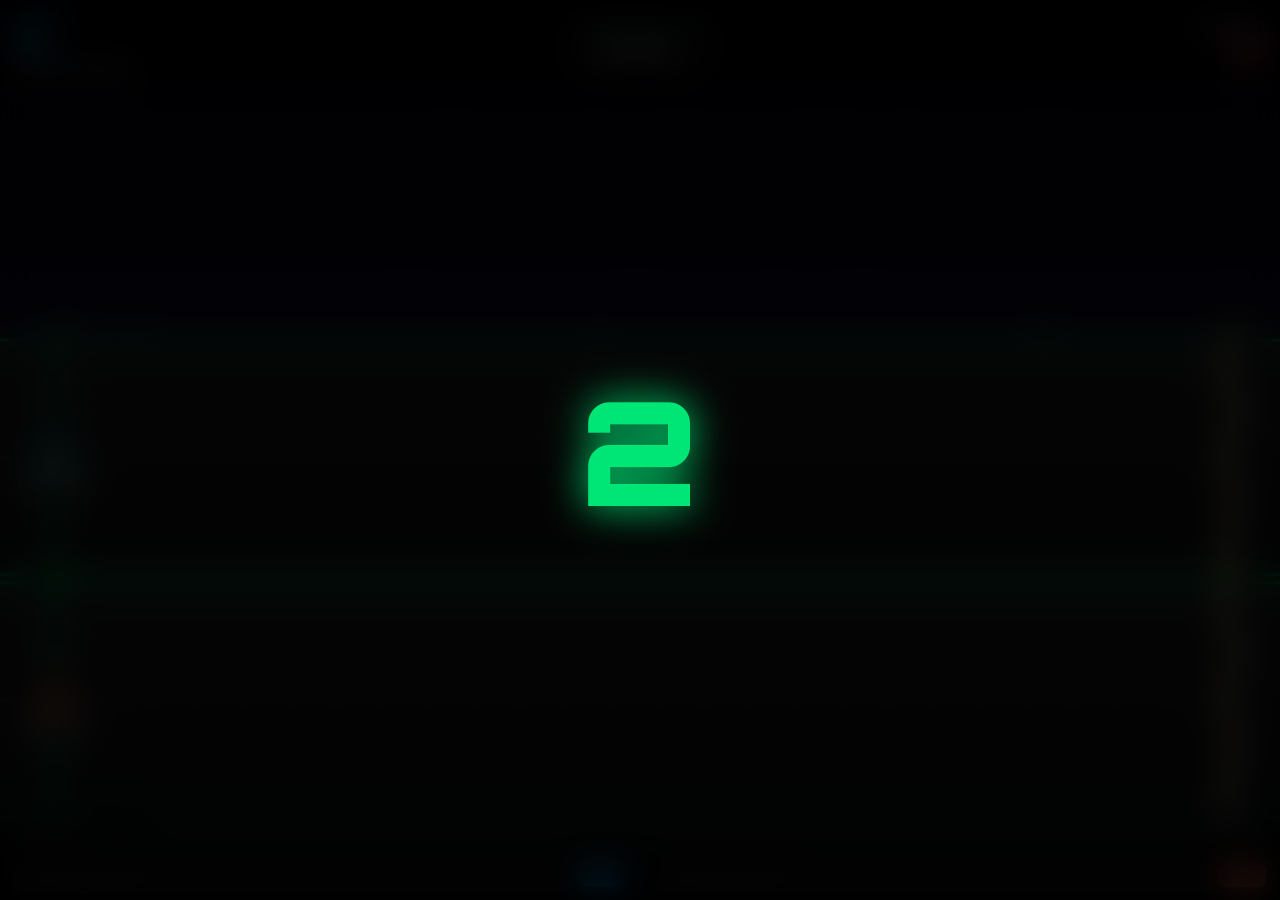
<file: math-racing-game/frontend/bike.html>
<!DOCTYPE html>
<html lang="en">

<head>
    <meta charset="UTF-8" />
    <meta name="viewport" content="width=device-width, initial-scale=1.0" />
    <title>Bike Race – Math Racing</title>
    <link rel="preconnect" href="https://fonts.googleapis.com" />
    <link
        href="https://fonts.googleapis.com/css2?family=Orbitron:wght@400;700;900&family=Inter:wght@400;500;600&display=swap"
        rel="stylesheet" />
    <link rel="stylesheet" href="style.css" />
    <style>
        *,
        *::before,
        *::after {
            box-sizing: border-box;
        }

        :root {
            --blue: #00c6ff;
            --red: #ff4e50;
            --gold: #f9ca24;
            --green: #00e676;
            --bg: #07071a;
            --panel-border: rgba(255, 255, 255, 0.09);
            --text-dim: rgba(255, 255, 255, 0.45);
            --font-racing: 'Orbitron', monospace;
            --font-body: 'Inter', sans-serif;
        }

        html,
        body {
            margin: 0;
            padding: 0;
            background: var(--bg);
            color: #fff;
            font-family: var(--font-body);
            overflow: hidden;
            height: 100vh;
        }

        /* HUD */
        .hud {
            position: fixed;
            top: 0;
            left: 0;
            right: 0;
            z-index: 10;
            display: grid;
            grid-template-columns: 1fr auto 1fr;
            align-items: center;
            padding: 10px 20px;
            background: rgba(0, 0, 0, 0.6);
            backdrop-filter: blur(12px);
            border-bottom: 1px solid var(--panel-border);
        }

        .hud-team {
            display: flex;
            flex-direction: column;
            gap: 2px;
        }

        .hud-team.right {
            align-items: flex-end;
        }

        .team-name {
            font-family: var(--font-racing);
            font-size: .65rem;
            letter-spacing: 2px;
        }

        .score-big {
            font-family: var(--font-racing);
            font-size: 1.8rem;
            font-weight: 900;
            line-height: 1;
        }

        .score-big.blue {
            color: var(--blue);
            text-shadow: 0 0 20px var(--blue);
        }

        .score-big.red {
            color: var(--red);
            text-shadow: 0 0 20px var(--red);
        }

        .hud-center {
            text-align: center;
        }

        .q-box {
            background: rgba(255, 255, 255, .06);
            border: 1px solid rgba(255, 255, 255, .12);
            border-radius: 12px;
            padding: 8px 18px;
        }

        .q-label {
            font-family: var(--font-racing);
            font-size: .55rem;
            letter-spacing: 2px;
            color: var(--green);
        }

        .q-text {
            font-size: 1.2rem;
            font-weight: 700;
            margin-top: 2px;
        }

        canvas {
            display: block;
            width: 100%;
            height: 100%;
        }

        .canvas-wrap {
            position: fixed;
            inset: 0;
            top: 74px;
        }

        /* Progress bars */
        .prog-bars {
            position: fixed;
            bottom: 55px;
            left: 0;
            right: 0;
            z-index: 10;
            padding: 6px 16px;
            display: flex;
            flex-direction: column;
            gap: 4px;
            background: rgba(0, 0, 0, 0.45);
            backdrop-filter: blur(8px);
        }

        .prog-row {
            display: flex;
            align-items: center;
            gap: 8px;
        }

        .prog-label {
            font-family: var(--font-racing);
            font-size: .58rem;
            letter-spacing: 1px;
            min-width: 120px;
        }

        .prog-track {
            flex: 1;
            height: 8px;
            border-radius: 4px;
            background: rgba(255, 255, 255, .1);
            overflow: hidden;
        }

        .prog-fill {
            height: 100%;
            border-radius: 4px;
            transition: width .4s cubic-bezier(.34, 1.56, .64, 1);
        }

        .fill-a {
            background: linear-gradient(90deg, #00c6ff, #0072ff);
        }

        .fill-b {
            background: linear-gradient(90deg, #ff4e50, #fc913a);
        }

        /* Input row */
        .input-row {
            position: fixed;
            bottom: 0;
            left: 0;
            right: 0;
            z-index: 10;
            display: grid;
            grid-template-columns: 1fr 1fr;
            background: rgba(0, 0, 0, 0.65);
            backdrop-filter: blur(10px);
            border-top: 1px solid var(--panel-border);
            height: 50px;
        }

        .input-cell {
            display: flex;
            align-items: center;
            gap: 8px;
            padding: 6px 14px;
        }

        .input-cell.right {
            border-left: 1px solid var(--panel-border);
        }

        .input-cell input {
            flex: 1;
            background: rgba(255, 255, 255, .07);
            border: 1px solid rgba(255, 255, 255, .12);
            border-radius: 8px;
            padding: 6px 10px;
            color: #fff;
            font-size: .9rem;
            font-family: var(--font-racing);
            outline: none;
        }

        .input-cell input:focus {
            border-color: var(--green);
        }

        .input-cell button {
            padding: 6px 14px;
            border-radius: 8px;
            border: none;
            cursor: pointer;
            font-family: var(--font-racing);
            font-size: .58rem;
            letter-spacing: 1px;
            font-weight: 700;
            transition: transform .2s;
        }

        .btn-a {
            background: linear-gradient(135deg, var(--blue), #0072ff);
            color: #fff;
            box-shadow: 0 0 10px rgba(0, 198, 255, .4);
        }

        .btn-b {
            background: linear-gradient(135deg, var(--red), #fc913a);
            color: #fff;
            box-shadow: 0 0 10px rgba(255, 78, 80, .4);
        }

        /* Feedback */
        .answer-feedback {
            position: fixed;
            top: 90px;
            left: 50%;
            transform: translateX(-50%);
            padding: 8px 24px;
            border-radius: 30px;
            font-family: var(--font-racing);
            font-size: .72rem;
            letter-spacing: 1px;
            pointer-events: none;
            opacity: 0;
            transition: opacity .3s;
            z-index: 20;
            white-space: nowrap;
        }

        .answer-feedback.correct {
            background: rgba(0, 230, 118, .2);
            border: 1px solid #00e676;
            color: #00e676;
        }

        .answer-feedback.wrong {
            background: rgba(255, 78, 80, .2);
            border: 1px solid var(--red);
            color: var(--red);
        }

        /* Overlays */
        .overlay {
            position: fixed;
            inset: 0;
            z-index: 50;
            display: flex;
            flex-direction: column;
            align-items: center;
            justify-content: center;
            gap: 18px;
            background: rgba(0, 0, 0, 0.88);
            backdrop-filter: blur(16px);
            opacity: 0;
            pointer-events: none;
            transition: opacity .4s;
        }

        .overlay.visible {
            opacity: 1;
            pointer-events: all;
        }

        .overlay-title {
            font-family: var(--font-racing);
            font-size: clamp(2rem, 6vw, 4rem);
            font-weight: 900;
            text-align: center;
        }

        .overlay-sub {
            font-size: .9rem;
            color: var(--text-dim);
            text-align: center;
        }

        .overlay-btn {
            padding: 14px 36px;
            border-radius: 12px;
            border: none;
            cursor: pointer;
            font-family: var(--font-racing);
            font-size: .75rem;
            letter-spacing: 2px;
            background: linear-gradient(135deg, var(--green), #00b0ff);
            color: #fff;
            margin-top: 8px;
            box-shadow: 0 4px 20px rgba(0, 230, 118, .5);
            transition: transform .2s;
        }

        .overlay-btn:hover {
            transform: scale(1.06);
        }

        .countdown-num {
            font-family: var(--font-racing);
            font-size: clamp(4rem, 15vw, 9rem);
            font-weight: 900;
            animation: pop .4s ease;
        }

        @keyframes pop {
            from {
                transform: scale(1.8);
                opacity: 0
            }

            to {
                transform: scale(1);
                opacity: 1
            }
        }

        .neon-gold {
            color: var(--gold);
            text-shadow: 0 0 40px var(--gold);
        }

        .neon-blue {
            color: var(--blue);
            text-shadow: 0 0 40px var(--blue);
        }

        .neon-green {
            color: var(--green);
            text-shadow: 0 0 40px var(--green);
        }

        #confettiCanvas {
            position: fixed;
            inset: 0;
            z-index: 60;
            pointer-events: none;
        }

        .back-btn {
            position: fixed;
            top: 14px;
            right: 16px;
            z-index: 20;
            background: rgba(255, 255, 255, .07);
            border: 1px solid rgba(255, 255, 255, .12);
            color: rgba(255, 255, 255, .6);
            padding: 5px 12px;
            border-radius: 8px;
            font-size: .65rem;
            cursor: pointer;
            font-family: var(--font-racing);
            letter-spacing: 1px;
            transition: all .2s;
        }

        .back-btn:hover {
            background: rgba(255, 255, 255, .13);
            color: #fff;
        }
    </style>
</head>

<body>

    <button class="back-btn" onclick="window.location.href='index.html'">← MENU</button>
    <canvas id="confettiCanvas"></canvas>

    <!-- HUD -->
    <div class="hud">
        <div class="hud-team">
            <div class="team-name neon-blue" id="teamAName">Team A</div>
            <div class="score-big blue" id="scoreA">0</div>
            <div class="ws-indicator">
                <div class="ws-dot disconnected" id="wsDot"></div><span id="wsStatus">No Hardware</span>
            </div>
        </div>
        <div class="hud-center">
            <div class="q-box">
                <div class="q-label">🏍️ BIKE RACE · <span id="questionNum">Q1</span></div>
                <div class="q-text" id="questionText">Loading…</div>
            </div>
        </div>
        <div class="hud-team right">
            <div class="team-name" style="color:var(--red)" id="teamBName">Team B</div>
            <div class="score-big red" id="scoreB">0</div>
        </div>
    </div>

    <div class="answer-feedback" id="answerFeedback"></div>

    <!-- Game Canvas -->
    <div class="canvas-wrap"><canvas id="bikeCanvas"></canvas></div>

    <!-- Progress bars -->
    <div class="prog-bars">
        <div class="prog-row">
            <div class="prog-label neon-blue" id="progALabel">Team A: 0%</div>
            <div class="prog-track">
                <div class="prog-fill fill-a" id="progA" style="width:0%"></div>
            </div>
        </div>
        <div class="prog-row">
            <div class="prog-label" id="progBLabel" style="color:var(--red)">Team B: 0%</div>
            <div class="prog-track">
                <div class="prog-fill fill-b" id="progB" style="width:0%"></div>
            </div>
        </div>
    </div>

    <!-- Input row -->
    <div class="input-row">
        <div class="input-cell">
            <input type="number" id="inputA" placeholder="Team A answer…" />
            <button class="btn-a" id="submitA">✔ A</button>
        </div>
        <div class="input-cell right">
            <input type="number" id="inputB" placeholder="Team B answer…" />
            <button class="btn-b" id="submitB">✔ B</button>
        </div>
    </div>

    <!-- Countdown -->
    <div class="overlay" id="countdownOverlay">
        <div class="countdown-num neon-green" id="countdownNum">3</div>
    </div>

    <!-- Victory -->
    <div class="overlay" id="victoryOverlay">
        <div style="font-size:4rem">🏆</div>
        <div class="overlay-title neon-gold" id="victoryTeam">WINNER!</div>
        <div class="overlay-sub" id="victoryScores"></div>
        <button class="overlay-btn" onclick="window.location.href='leaderboard.html'">🏆 LEADERBOARD</button>
        <button class="overlay-btn" onclick="window.location.href='index.html'">🏠 MAIN MENU</button>
        <button class="overlay-btn" style="background:linear-gradient(135deg,#ff4e50,#fc913a)"
            onclick="window.location.href=window.location.href">🔄 PLAY AGAIN</button>
    </div>

    <script src="audio.js"></script>
    <script src="physics.js"></script>
    <script src="game.js"></script>
    <script>
        // ── WebSocket (ESP32 keypad) ─────────────────────────────────────
        let ws = null, wsConnected = false;
        function connectWS() {
            try {
                ws = new WebSocket('ws://localhost:8765');
                ws.onopen = () => { wsConnected = true; setWsDot(true); };
                ws.onclose = () => { wsConnected = false; setWsDot(false); setTimeout(connectWS, 3000); };
                ws.onerror = () => { };
                ws.onmessage = (ev) => {
                    const match = ev.data.trim().match(/^([AB]):(.+)$/i);
                    if (match && GS.state === GameLogic.STATE.RACING && GS.currentQuestion) {
                        handleAnswer(match[1].toUpperCase(), match[2]);
                    }
                };
            } catch (e) { }
        }
        function sendWS(cmd) { if (ws && wsConnected) try { ws.send(cmd); } catch (e) { } }
        function setWsDot(on) {
            const dot = document.getElementById('wsDot'), txt = document.getElementById('wsStatus');
            if (dot) dot.className = 'ws-dot ' + (on ? 'connected' : 'disconnected');
            if (txt) txt.textContent = on ? 'ESP32 Connected' : 'No Hardware';
        }

        const params = new URLSearchParams(window.location.search);
        const CONFIG = {
            nameA: params.get('tA') || 'Team A',
            nameB: params.get('tB') || 'Team B',
            difficulty: params.get('diff') || 'medium',
            avA: params.get('avA') || '👦',
            avB: params.get('avB') || '👧',
            gameMode: 'bike',
        };

        const GS = GameLogic.createGameState({ difficulty: CONFIG.difficulty, nameA: CONFIG.nameA, nameB: CONFIG.nameB, raceLength: 6 });
        const bikeA = new Physics.Vehicle({ boostPower: 0.95, maxVel: 3.0 });
        const bikeB = new Physics.Vehicle({ boostPower: 0.95, maxVel: 3.0 });

        const canvas = document.getElementById('bikeCanvas');
        const ctx = canvas.getContext('2d');
        function resize() { canvas.width = canvas.offsetWidth; canvas.height = canvas.offsetHeight; }
        window.addEventListener('resize', resize); resize();

        // Road scroll
        let roadOffset = 0; let bgScroll = 0;
        let wheelieA = 0, wheelieB = 0; // 0=normal, >0=wheelie timer

        function drawBg() {
            const W = canvas.width, H = canvas.height;
            // Sky gradient — day to dusk split for each lane
            const sky = ctx.createLinearGradient(0, 0, 0, H * 0.45);
            sky.addColorStop(0, '#060616');
            sky.addColorStop(0.5, '#0f0a28');
            sky.addColorStop(1, '#1a0e3a');
            ctx.fillStyle = sky;
            ctx.fillRect(0, 0, W, H * 0.45);

            // City silhouette
            ctx.fillStyle = '#120e2a';
            for (let i = 0; i < 18; i++) {
                const bx = ((i * 89 + bgScroll * 0.15) % (W + 80) + W + 80) % (W + 80) - 40;
                const bh = 40 + (i * 37 % 90);
                ctx.fillRect(bx, H * 0.45 - bh, 28 + i * 5 % 30, bh);
                // Windows
                ctx.fillStyle = i % 3 === 0 ? 'rgba(255,240,100,0.4)' : 'rgba(100,180,255,0.2)';
                for (let wy = 0; wy < bh - 8; wy += 14) {
                    for (let wx = 4; wx < 26; wx += 10) {
                        ctx.fillRect(bx + wx, H * 0.45 - bh + wy + 6, 5, 6);
                    }
                }
                ctx.fillStyle = '#120e2a';
            }

            // Stars
            for (let i = 0; i < 60; i++) {
                const sx = ((i * 137 + bgScroll * 0.05) % W + W) % W;
                const sy = (i * 53) % (H * 0.35);
                const alpha = 0.4 + 0.4 * Math.sin(i * 0.7 + Date.now() * 0.001);
                ctx.fillStyle = `rgba(255,255,255,${alpha})`;
                ctx.beginPath(); ctx.arc(sx, sy, 0.8, 0, Math.PI * 2); ctx.fill();
            }

            // Ground
            const ground = ctx.createLinearGradient(0, H * 0.45, 0, H);
            ground.addColorStop(0, '#18181c');
            ground.addColorStop(1, '#0a0a0d');
            ctx.fillStyle = ground;
            ctx.fillRect(0, H * 0.45, W, H * 0.55);
        }

        function drawLane(lY, lH) {
            const W = canvas.width;
            // Asphalt
            const asp = ctx.createLinearGradient(0, lY, 0, lY + lH);
            asp.addColorStop(0, '#29292e');
            asp.addColorStop(0.5, '#1f1f22');
            asp.addColorStop(1, '#151518');
            ctx.fillStyle = asp;
            ctx.fillRect(0, lY, W, lH);

            // Edge neon lines
            ctx.strokeStyle = '#00e676';
            ctx.lineWidth = 3;
            ctx.shadowBlur = 12; ctx.shadowColor = '#00e676';
            ctx.beginPath(); ctx.moveTo(0, lY); ctx.lineTo(W, lY); ctx.stroke();
            ctx.beginPath(); ctx.moveTo(0, lY + lH); ctx.lineTo(W, lY + lH); ctx.stroke();
            ctx.shadowBlur = 0;

            // Road dashes
            ctx.setLineDash([28, 18]);
            ctx.strokeStyle = 'rgba(255,255,255,0.18)';
            ctx.lineWidth = 2;
            const midY = lY + lH / 2;
            ctx.beginPath();
            const dashOff = roadOffset % 46;
            ctx.moveTo(-dashOff, midY); ctx.lineTo(W + 50, midY);
            ctx.stroke();
            ctx.setLineDash([]);
        }

        function drawBike(bike, x, y, color, avatar, label) {
            const isWheelying = bike.isBoosting;
            ctx.save();
            ctx.translate(x, y);
            if (isWheelying) { ctx.rotate(-0.22); } // wheelie tilt

            // Glow on boost
            if (bike.isBoosting) {
                ctx.shadowBlur = 28; ctx.shadowColor = color;
            }

            // Bike body
            const bw = 60, bh = 28;
            const grad = ctx.createLinearGradient(-bw / 2, -bh, bw / 2, 0);
            grad.addColorStop(0, color + 'cc');
            grad.addColorStop(1, color + '44');
            ctx.fillStyle = grad;
            ctx.beginPath();
            ctx.moveTo(-bw / 2 + 10, -bh);
            ctx.lineTo(bw / 2 - 6, -bh);
            ctx.lineTo(bw / 2 + 4, -bh / 2);
            ctx.lineTo(bw / 2 - 4, 0);
            ctx.lineTo(-bw / 2, 0);
            ctx.closePath();
            ctx.fill();
            ctx.strokeStyle = color;
            ctx.lineWidth = 1.5;
            ctx.stroke();
            ctx.shadowBlur = 0;

            // Wheels
            const wR = 13;
            const wheels = [{ wx: -bw / 2 + 8, wy: 4 }, { wx: bw / 2 - 8, wy: 4 }];
            for (const { wx, wy } of wheels) {
                ctx.save(); ctx.translate(wx, wy);
                ctx.rotate(bike.wheelAngle);
                ctx.fillStyle = '#333';
                ctx.beginPath(); ctx.arc(0, 0, wR, 0, Math.PI * 2); ctx.fill();
                ctx.strokeStyle = '#777'; ctx.lineWidth = 2;
                ctx.beginPath(); ctx.arc(0, 0, wR, 0, Math.PI * 2); ctx.stroke();
                // Spokes
                for (let s = 0; s < 5; s++) {
                    const a = (s / 5) * Math.PI * 2;
                    ctx.strokeStyle = '#aaa'; ctx.lineWidth = 1.5;
                    ctx.beginPath(); ctx.moveTo(0, 0); ctx.lineTo(Math.cos(a) * (wR - 3), Math.sin(a) * (wR - 3)); ctx.stroke();
                }
                ctx.restore();
            }

            // Rider avatar
            ctx.font = '18px serif';
            ctx.textAlign = 'center'; ctx.textBaseline = 'middle';
            ctx.fillText(avatar, 0, -bh * 0.7);

            // Exhaust flame on boost
            if (bike.isBoosting) {
                ctx.save(); ctx.globalAlpha = 0.85;
                const flameColors = ['#fff', '#ffe082', '#ff6f00'];
                for (let i = 0; i < 3; i++) {
                    const fg = ctx.createRadialGradient(-bw / 2 - 5, 0, 1, -bw / 2 - 12 - i * 5, 0, 10 + i * 3);
                    fg.addColorStop(0, flameColors[i]);
                    fg.addColorStop(1, 'transparent');
                    ctx.fillStyle = fg;
                    ctx.beginPath();
                    ctx.ellipse(-bw / 2 - 8 - i * 4, 0, 12 + i * 3, 5, 0, 0, Math.PI * 2);
                    ctx.fill();
                }
                ctx.restore();
            }

            // Label
            ctx.shadowBlur = 8; ctx.shadowColor = color;
            ctx.fillStyle = color;
            ctx.font = 'bold 10px Orbitron,monospace';
            ctx.textAlign = 'center'; ctx.textBaseline = 'alphabetic';
            ctx.fillText(label, 0, -bh - 12);
            ctx.shadowBlur = 0;

            // Dust
            bike.emitDust(x - bw / 2 - 5, y + 6);
            bike.dustSystem.draw(ctx);

            ctx.restore();
        }

        function drawStartFinish(x, lY, lH, label) {
            ctx.strokeStyle = label === 'FINISH' ? '#f9ca24' : '#00e676';
            ctx.lineWidth = 4;
            ctx.shadowBlur = 10; ctx.shadowColor = ctx.strokeStyle;
            ctx.beginPath(); ctx.moveTo(x, lY - 6); ctx.lineTo(x, lY + lH + 6); ctx.stroke();
            ctx.shadowBlur = 0;
            if (label === 'FINISH') {
                for (let r = 0; r < 5; r++) for (let c = 0; c < 2; c++) {
                    ctx.fillStyle = (r + c) % 2 === 0 ? '#fff' : '#000';
                    ctx.fillRect(x + c * 8, lY + r * (lH / 5), 8, lH / 5);
                }
            }
            ctx.fillStyle = ctx.strokeStyle = label === 'FINISH' ? '#f9ca24' : '#00e676';
            ctx.font = 'bold 10px Orbitron,monospace'; ctx.textAlign = 'center';
            ctx.fillText(label, x + 12, lY - 10);
        }

        function renderFrame() {
            const W = canvas.width, H = canvas.height;
            Physics.updateShake();
            ctx.save();
            ctx.translate(Physics.shake.x, Physics.shake.y);
            ctx.clearRect(-10, -10, W + 20, H + 20);
            drawBg();

            const trackTop = H * 0.32;
            const trackTotal = H * 0.58;
            const lH = trackTotal / 2 - 5;
            const lAY = trackTop + 2;
            const lBY = trackTop + lH + 10;
            const startX = 55, finishX = W - 55;
            const usableW = finishX - startX;

            drawLane(lAY, lH);
            drawLane(lBY, lH);
            drawStartFinish(startX, lAY, lH, 'START');
            drawStartFinish(startX, lBY, lH, 'START');
            drawStartFinish(finishX, lAY, lH, 'FINISH');
            drawStartFinish(finishX, lBY, lH, 'FINISH');

            const bikeAX = startX + bikeA.progress * usableW;
            const bikeBX = startX + bikeB.progress * usableW;
            drawBike(bikeA, bikeAX, lAY + lH * 0.6, '#00c6ff', CONFIG.avA, CONFIG.nameA);
            drawBike(bikeB, bikeBX, lBY + lH * 0.6, '#ff4e50', CONFIG.avB, CONFIG.nameB);

            ctx.restore();

            // Progress UI
            const pA = Math.round(bikeA.progress * 100);
            const pB = Math.round(bikeB.progress * 100);
            document.getElementById('progA').style.width = pA + '%';
            document.getElementById('progB').style.width = pB + '%';
            document.getElementById('progALabel').textContent = `${CONFIG.nameA}: ${pA}%`;
            document.getElementById('progBLabel').textContent = `${CONFIG.nameB}: ${pB}%`;
            document.getElementById('scoreA').textContent = GS.teamA.score;
            document.getElementById('scoreB').textContent = GS.teamB.score;
        }

        let lastT = 0;
        function gameLoop(ts) {
            requestAnimationFrame(gameLoop);
            const dt = Math.min((ts - lastT) / 16.67, 3); lastT = ts;

            if (GS.state === GameLogic.STATE.RACING) {
                bgScroll += (bikeA.vel + bikeB.vel) * 2;
                roadOffset += (bikeA.vel + bikeB.vel) * 2.5;
                bikeA.update(dt); bikeB.update(dt);
                if (!GS.winner) {
                    const w = GameLogic.checkVictory(GS, bikeA, bikeB);
                    if (w) triggerVictory(w);
                }
            }
            renderFrame();
        }
        requestAnimationFrame(gameLoop);

        function handleAnswer(team, raw) {
            if (GS.state !== GameLogic.STATE.RACING) return;
            const result = GameLogic.validateAnswer(GS, team, raw);
            GameLogic.applyAnswer(GS, team, result.correct);
            if (result.correct) {
                AudioEngine.playEngineBoost();
                const bike = team === 'A' ? bikeA : bikeB;
                bike.boost();
                bike.directBoost(1 / 6);
                Physics.triggerShake(6);
                showFeedback(team, true, raw);
                sendWS(team === 'A' ? 'MOVE_A' : 'MOVE_B');
                setTimeout(() => {
                    const w = GameLogic.checkVictory(GS, bikeA, bikeB);
                    if (w) { triggerVictory(w); return; }
                    setTimeout(showNextQ, 500);
                }, 200);
            } else {
                AudioEngine.playBuzz();
                showFeedback(team, false, raw);
                sendWS(team === 'A' ? 'BUZZ_A' : 'BUZZ_B');
                setTimeout(showNextQ, 500);
            }
        }

        function showFeedback(team, correct, ans) {
            const name = team === 'A' ? CONFIG.nameA : CONFIG.nameB;
            const el = document.getElementById('answerFeedback');
            el.textContent = correct ? `✅ ${name}: ${ans} — CORRECT! Wheelie! 🏍️` : `❌ ${name}: ${ans} — Wrong!`;
            el.className = 'answer-feedback ' + (correct ? 'correct' : 'wrong');
            el.style.opacity = '1';
            setTimeout(() => el.style.opacity = '0', 1800);
        }

        function showNextQ() {
            if (GS.state !== GameLogic.STATE.RACING) return;
            const q = GameLogic.nextQuestion(GS);
            document.getElementById('questionText').textContent = q.question;
            document.getElementById('questionNum').textContent = 'Q' + (GS.questionNum + 1);
        }

        function triggerVictory(winner) {
            GS.state = GameLogic.STATE.VICTORY;
            AudioEngine.playVictory();
            const name = winner === 'A' ? CONFIG.nameA : CONFIG.nameB;
            const winTeam = winner === 'A' ? GS.teamA : GS.teamB;
            const loseTeam = winner === 'A' ? GS.teamB : GS.teamA;
            const elapsed = GS.startTime ? Math.round((Date.now() - GS.startTime) / 1000) : null;
            GameLogic.saveResult({ ...CONFIG, avA: winner === 'A' ? CONFIG.avA : CONFIG.avB }, winTeam, winTeam.score, winTeam.correct, GS.questionNum, elapsed);
            GameLogic.saveResult({ ...CONFIG, avA: winner === 'A' ? CONFIG.avB : CONFIG.avA }, loseTeam, loseTeam.score, loseTeam.correct, GS.questionNum, elapsed);
            document.getElementById('victoryTeam').textContent = name + ' WINS! 🏍️';
            document.getElementById('victoryTeam').style.color = winner === 'A' ? '#00c6ff' : '#ff4e50';
            document.getElementById('victoryScores').textContent = `Boosts: ${winTeam.score} | Accuracy: ${GS.questionNum > 0 ? Math.round(winTeam.correct / GS.questionNum * 100) : 0}%`;
            document.getElementById('victoryOverlay').classList.add('visible');
            const cc = document.getElementById('confettiCanvas');
            cc.width = window.innerWidth; cc.height = window.innerHeight;
            new Physics.ConfettiSystem(cc).start();
        }

        function startCountdown() {
            GS.state = GameLogic.STATE.COUNTDOWN;
            const ov = document.getElementById('countdownOverlay');
            const num = document.getElementById('countdownNum');
            ov.classList.add('visible');
            let count = 3;
            num.textContent = count;
            AudioEngine.playCountdownBeep(440);
            const iv = setInterval(() => {
                count--;
                if (count > 0) {
                    num.textContent = count;
                    num.style.animation = 'none'; void num.offsetWidth; num.style.animation = '';
                    AudioEngine.playCountdownBeep(440);
                } else {
                    clearInterval(iv);
                    num.textContent = 'GO!'; num.className = 'countdown-num neon-gold';
                    num.style.animation = 'none'; void num.offsetWidth; num.style.animation = '';
                    AudioEngine.playGo();
                    setTimeout(() => { ov.classList.remove('visible'); beginRace(); }, 700);
                }
            }, 900);
        }

        function beginRace() {
            GS.state = GameLogic.STATE.RACING;
            GS.startTime = Date.now();
            AudioEngine.startRaceAmbience();
            showNextQ();
        }

        document.getElementById('submitA').addEventListener('click', () => submitTeam('A'));
        document.getElementById('submitB').addEventListener('click', () => submitTeam('B'));
        document.getElementById('inputA').addEventListener('keydown', e => { if (e.key === 'Enter') submitTeam('A'); });
        document.getElementById('inputB').addEventListener('keydown', e => { if (e.key === 'Enter') submitTeam('B'); });

        function submitTeam(team) {
            if (GS.state !== GameLogic.STATE.RACING) return;
            const inp = document.getElementById('input' + team);
            const raw = inp.value.trim();
            if (!raw) return;
            handleAnswer(team, raw);
            inp.value = ''; inp.focus();
        }

        document.getElementById('teamAName').textContent = CONFIG.nameA;
        document.getElementById('teamBName').textContent = CONFIG.nameB;
        connectWS();
        startCountdown();
    </script>
</body>

</html>
</file>
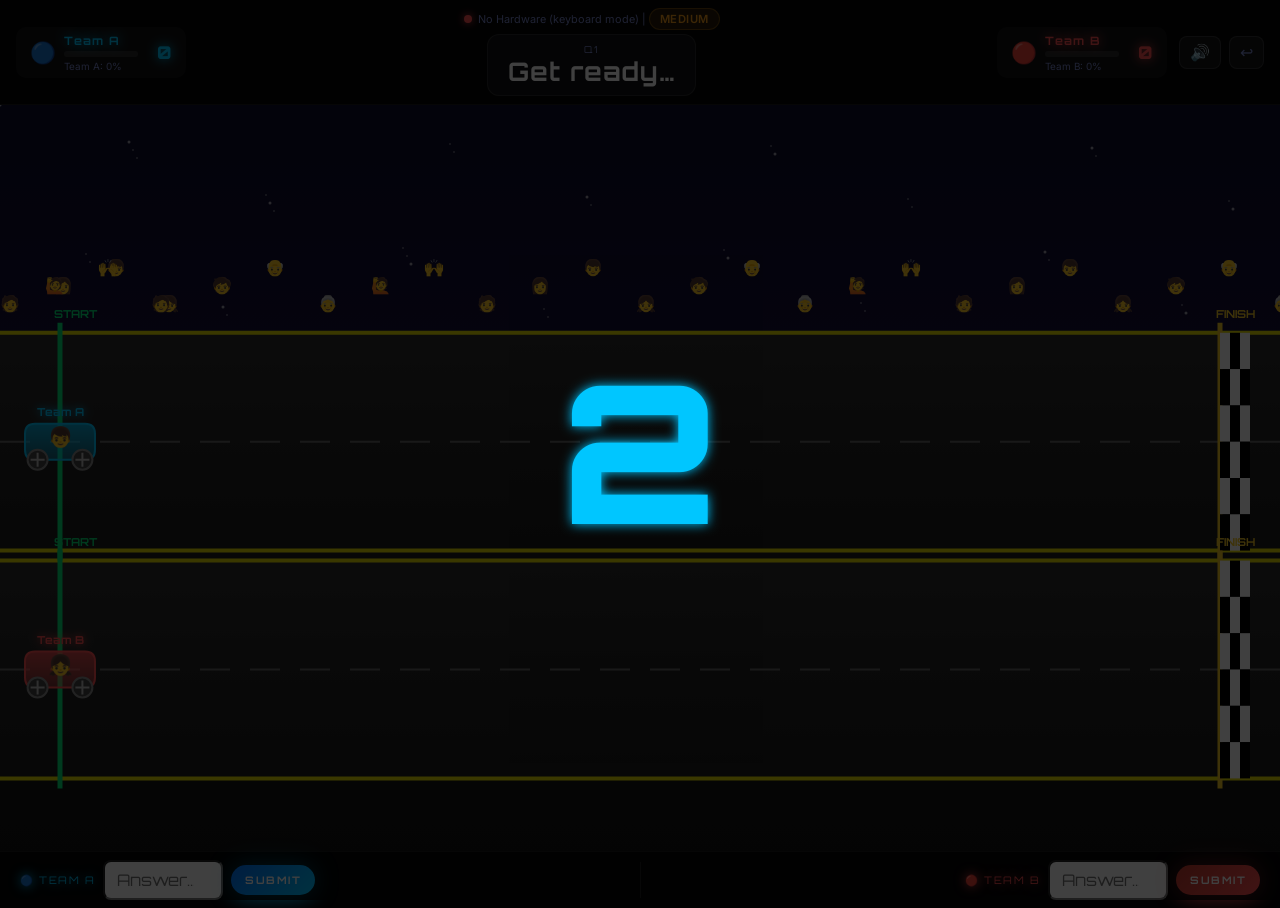
<file: math-racing-game/frontend/game.html>
<!DOCTYPE html>
<html lang="en">

<head>
    <meta charset="UTF-8" />
    <meta name="viewport" content="width=device-width, initial-scale=1.0" />
    <title>Race – Math Racing</title>
    <meta name="description" content="Live math racing game – answer questions to accelerate your vehicle!" />
    <link rel="stylesheet" href="style.css" />
    <style>
        /* ── Page Layout ─────────────────────────────────────── */
        body {
            margin: 0;
            overflow: hidden;
            height: 100vh;
            display: flex;
            flex-direction: column;
            background: #09090f;
        }

        /* ── Top HUD ─────────────────────────────────────────── */
        #topHud {
            display: flex;
            align-items: center;
            justify-content: space-between;
            padding: 8px 16px;
            background: rgba(0, 0, 0, .7);
            border-bottom: 1px solid rgba(255, 255, 255, .08);
            flex-shrink: 0;
            gap: 12px;
            flex-wrap: wrap;
            z-index: 10;
        }

        .hud-team {
            display: flex;
            align-items: center;
            gap: 8px;
            background: rgba(255, 255, 255, .05);
            border-radius: 10px;
            padding: 6px 14px;
            min-width: 170px;
        }

        .hud-team-icon {
            font-size: 1.3rem;
        }

        .hud-team-info {
            display: flex;
            flex-direction: column;
            gap: 3px;
            flex: 1;
        }

        .hud-team-name {
            font-family: var(--font-racing);
            font-size: .72rem;
            font-weight: 700;
            letter-spacing: 1px;
        }

        .hud-progress {
            height: 6px;
            background: rgba(255, 255, 255, .1);
            border-radius: 3px;
            overflow: hidden;
        }

        .hud-progress-fill {
            height: 100%;
            border-radius: 3px;
            transition: width .35s ease;
        }

        .hud-score {
            font-family: var(--font-racing);
            font-size: 1.1rem;
            font-weight: 900;
            min-width: 26px;
            text-align: right;
        }

        .hud-center {
            display: flex;
            flex-direction: column;
            align-items: center;
            gap: 4px;
            text-align: center;
        }

        .hud-center-title {
            font-family: var(--font-racing);
            font-size: .6rem;
            letter-spacing: 2px;
            color: var(--text-dim);
        }

        #questionPanel {
            background: rgba(255, 255, 255, .06);
            border: 1px solid rgba(255, 255, 255, .1);
            border-radius: 12px;
            padding: 8px 20px;
            text-align: center;
        }

        #questionNum {
            font-family: var(--font-racing);
            font-size: .6rem;
            letter-spacing: 2px;
            color: var(--text-dim);
        }

        #questionText {
            font-family: var(--font-racing);
            font-size: clamp(1rem, 2.5vw, 1.6rem);
            font-weight: 700;
            color: #fff;
            letter-spacing: 1px;
            white-space: nowrap;
        }

        .hud-controls {
            display: flex;
            gap: 8px;
            align-items: center;
        }

        .hud-controls button {
            background: rgba(255, 255, 255, .07);
            border: 1px solid rgba(255, 255, 255, .12);
            border-radius: 8px;
            color: var(--text-dim);
            padding: 6px 10px;
            cursor: pointer;
            font-size: 1rem;
            transition: var(--transition);
        }

        .hud-controls button:hover {
            background: rgba(255, 255, 255, .15);
            color: #fff;
        }

        .ws-indicator {
            display: flex;
            align-items: center;
            font-size: .68rem;
            color: var(--text-dim);
        }

        /* ── Canvas ──────────────────────────────────────────── */
        #raceCanvas {
            flex: 1;
            width: 100%;
            display: block;
        }

        /* ── Bottom Answer Panel ─────────────────────────────── */
        #bottomPanel {
            display: flex;
            align-items: center;
            justify-content: space-between;
            padding: 8px 20px;
            background: rgba(0, 0, 0, .8);
            border-top: 1px solid rgba(255, 255, 255, .08);
            gap: 12px;
            flex-shrink: 0;
            z-index: 10;
        }

        .answer-box {
            display: flex;
            align-items: center;
            gap: 8px;
            flex: 1;
        }

        .answer-box label {
            font-family: var(--font-racing);
            font-size: .65rem;
            letter-spacing: 1.5px;
            white-space: nowrap;
        }

        .answer-box input {
            flex: 1;
            max-width: 120px;
            padding: 8px 12px;
            font-size: 1rem;
            font-family: var(--font-racing);
            border-radius: 8px;
        }

        .answer-box button {
            padding: 8px 18px;
            font-size: .72rem;
        }

        .answer-divider {
            width: 1px;
            height: 36px;
            background: rgba(255, 255, 255, .1);
        }

        /* ── Answer Feedback ─────────────────────────────────── */
        .answer-feedback {
            position: fixed;
            top: 90px;
            left: 50%;
            transform: translateX(-50%);
            background: rgba(20, 20, 40, .95);
            border-radius: 50px;
            padding: 10px 28px;
            font-family: var(--font-racing);
            font-size: .82rem;
            z-index: 500;
            border: 1px solid rgba(255, 255, 255, .1);
            transition: opacity .4s;
            opacity: 0;
            pointer-events: none;
            white-space: nowrap;
        }

        .answer-feedback.correct {
            border-color: var(--green);
            color: var(--green);
        }

        .answer-feedback.wrong {
            border-color: var(--red);
            color: var(--red);
        }

        /* ── Countdown Overlay ───────────────────────────────── */
        #countdownOverlay {
            position: fixed;
            inset: 0;
            display: flex;
            align-items: center;
            justify-content: center;
            background: rgba(0, 0, 0, .75);
            z-index: 1000;
            opacity: 0;
            pointer-events: none;
            transition: opacity .3s;
        }

        #countdownOverlay.visible {
            opacity: 1;
            pointer-events: all;
        }

        .countdown-num {
            font-family: var(--font-racing);
            font-size: clamp(5rem, 20vw, 12rem);
            font-weight: 900;
            animation: countPulse .75s ease-out;
        }

        /* ── Victory Overlay ─────────────────────────────────── */
        #victoryOverlay {
            position: fixed;
            inset: 0;
            display: flex;
            flex-direction: column;
            align-items: center;
            justify-content: center;
            gap: 20px;
            background: rgba(0, 0, 0, .88);
            z-index: 1100;
            opacity: 0;
            pointer-events: none;
            transition: opacity .5s;
        }

        #victoryOverlay.visible {
            opacity: 1;
            pointer-events: all;
        }

        .v-trophy {
            font-size: 5rem;
            animation: trophyBounce 1s ease-out;
        }

        @keyframes trophyBounce {
            0% {
                transform: scale(0) rotate(-25deg);
            }

            70% {
                transform: scale(1.2) rotate(6deg);
            }

            100% {
                transform: scale(1) rotate(0);
            }
        }

        #victoryTeam {
            font-family: var(--font-racing);
            font-size: clamp(2rem, 5vw, 3.5rem);
            font-weight: 900;
        }

        #victoryScores {
            font-family: var(--font-ui);
            font-size: 1rem;
            color: var(--text-dim);
        }

        .v-actions {
            display: flex;
            gap: 14px;
            margin-top: 8px;
        }

        /* ── Confetti Canvas  ────────────────────────────────── */
        #confettiCanvas {
            position: fixed;
            inset: 0;
            pointer-events: none;
            z-index: 1050;
        }

        @keyframes countPulse {
            0% {
                transform: scale(2.2);
                opacity: 0;
            }

            60% {
                transform: scale(.9);
                opacity: 1;
            }

            100% {
                transform: scale(1);
                opacity: 1;
            }
        }
    </style>
</head>

<body>
    <!-- ── Top HUD ──────────────────────────────────────────────── -->
    <div id="topHud">

        <!-- Team A -->
        <div class="hud-team">
            <span class="hud-team-icon">🔵</span>
            <div class="hud-team-info">
                <div class="hud-team-name neon-blue" id="teamAName">Team A</div>
                <div class="hud-progress">
                    <div class="hud-progress-fill" id="progA"
                        style="width:0%;background:linear-gradient(90deg,#0072ff,#00c6ff);"></div>
                </div>
                <div style="font-size:.62rem;color:var(--text-dim);" id="progALabel">0%</div>
            </div>
            <div class="hud-score neon-blue" id="scoreA">0</div>
        </div>

        <!-- Center: Question + WS Status -->
        <div class="hud-center" style="flex:1;min-width:240px;">
            <div class="ws-indicator">
                <span class="ws-dot" id="wsDot"></span>
                <span id="wsStatus">Connecting…</span>
                &nbsp;|&nbsp;
                <span id="diffBadge" class="badge">MEDIUM</span>
            </div>
            <div id="questionPanel">
                <div id="questionNum">Q1</div>
                <div id="questionText">Get ready…</div>
            </div>
        </div>

        <!-- Team B -->
        <div class="hud-team">
            <span class="hud-team-icon">🔴</span>
            <div class="hud-team-info">
                <div class="hud-team-name neon-red" id="teamBName">Team B</div>
                <div class="hud-progress">
                    <div class="hud-progress-fill" id="progB"
                        style="width:0%;background:linear-gradient(90deg,#c0392b,#ff4e50);"></div>
                </div>
                <div style="font-size:.62rem;color:var(--text-dim);" id="progBLabel">0%</div>
            </div>
            <div class="hud-score neon-red" id="scoreB">0</div>
        </div>

        <!-- Buttons -->
        <div class="hud-controls">
            <button id="muteBtn" title="Toggle sound">🔊</button>
            <button id="backBtn" title="Back to setup">↩</button>
        </div>
    </div>

    <!-- ── Race Canvas ───────────────────────────────────────────── -->
    <canvas id="raceCanvas"></canvas>

    <!-- ── Answer Feedback ──────────────────────────────────────── -->
    <div class="answer-feedback" id="answerFeedback"></div>

    <!-- ── Bottom Answer Panel ──────────────────────────────────── -->
    <div id="bottomPanel">

        <!-- Team A answer -->
        <div class="answer-box">
            <label class="neon-blue">🔵 <span id="labelA">TEAM A</span></label>
            <input type="number" id="inputA" placeholder="Answer…" autocomplete="off" />
            <button class="btn btn-primary" id="submitA" style="padding:8px 14px;font-size:.65rem;">SUBMIT</button>
        </div>

        <div class="answer-divider"></div>

        <!-- Team B answer -->
        <div class="answer-box" style="justify-content:flex-end;">
            <label class="neon-red">🔴 <span id="labelB">TEAM B</span></label>
            <input type="number" id="inputB" placeholder="Answer…" autocomplete="off" />
            <button class="btn btn-danger" id="submitB" style="padding:8px 14px;font-size:.65rem;">SUBMIT</button>
        </div>

    </div>

    <!-- ── Countdown Overlay ─────────────────────────────────────── -->
    <div id="countdownOverlay">
        <div class="countdown-num neon-blue" id="countdownNum">3</div>
    </div>

    <!-- ── Victory Overlay ──────────────────────────────────────── -->
    <div id="victoryOverlay">
        <div class="v-trophy">🏆</div>
        <div id="victoryTeam">WINNER!</div>
        <div id="victoryScores"></div>
        <div class="v-actions">
            <button class="btn btn-primary" id="playAgainBtn">🔄 Race Again</button>
            <button class="btn btn-ghost" id="lbBtn">🏆 Leaderboard</button>
        </div>
    </div>

    <!-- ── Confetti Canvas ───────────────────────────────────────── -->
    <canvas id="confettiCanvas"></canvas>

    <!-- ── Scripts ───────────────────────────────────────────────── -->
    <script src="audio.js"></script>
    <script src="physics.js"></script>
    <script src="game.js"></script>
    <script src="script.js"></script>
</body>

</html>
</file>
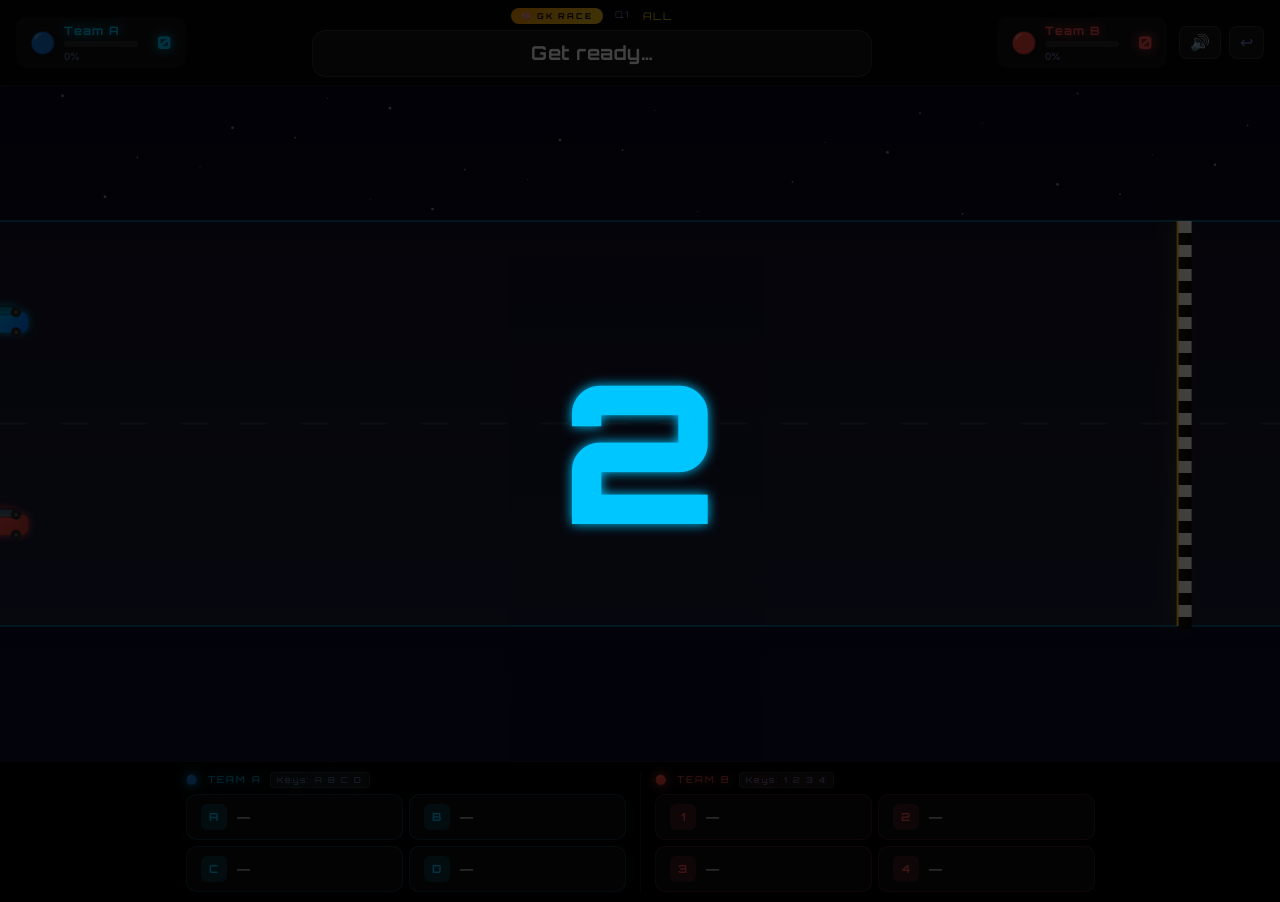
<file: math-racing-game/frontend/gk-game.html>
<!DOCTYPE html>
<html lang="en">

<head>
    <meta charset="UTF-8" />
    <meta name="viewport" content="width=device-width, initial-scale=1.0" />
    <title>GK Race – Math Racing</title>
    <meta name="description" content="General Knowledge racing – press A B C D or 1 2 3 4 to answer!" />
    <link rel="stylesheet" href="style.css" />
    <style>
        /* ── Page Layout ── */
        body {
            margin: 0;
            overflow: hidden;
            height: 100vh;
            display: flex;
            flex-direction: column;
            background: #09090f;
        }

        /* ── Top HUD ── */
        #topHud {
            display: flex;
            align-items: center;
            justify-content: space-between;
            padding: 8px 16px;
            background: rgba(0, 0, 0, .75);
            border-bottom: 1px solid rgba(255, 255, 255, .08);
            flex-shrink: 0;
            gap: 12px;
            flex-wrap: wrap;
            z-index: 10;
        }

        .hud-team {
            display: flex;
            align-items: center;
            gap: 8px;
            background: rgba(255, 255, 255, .05);
            border-radius: 10px;
            padding: 6px 14px;
            min-width: 170px;
        }

        .hud-team-icon {
            font-size: 1.3rem;
        }

        .hud-team-info {
            display: flex;
            flex-direction: column;
            gap: 3px;
            flex: 1;
        }

        .hud-team-name {
            font-family: var(--font-racing);
            font-size: .72rem;
            font-weight: 700;
            letter-spacing: 1px;
        }

        .hud-progress {
            height: 6px;
            background: rgba(255, 255, 255, .1);
            border-radius: 3px;
            overflow: hidden;
        }

        .hud-progress-fill {
            height: 100%;
            border-radius: 3px;
            transition: width .35s ease;
        }

        .hud-score {
            font-family: var(--font-racing);
            font-size: 1.1rem;
            font-weight: 900;
            min-width: 26px;
            text-align: right;
        }

        .hud-center {
            display: flex;
            flex-direction: column;
            align-items: center;
            gap: 6px;
            text-align: center;
            flex: 1;
            min-width: 300px;
        }

        .hud-center-top {
            display: flex;
            gap: 12px;
            align-items: center;
            font-size: .65rem;
            color: var(--text-dim);
            font-family: var(--font-racing);
            letter-spacing: 1.5px;
        }

        .gk-badge {
            background: linear-gradient(135deg, #ff9800, #f9ca24);
            color: #000;
            font-family: var(--font-racing);
            font-size: .5rem;
            letter-spacing: 2px;
            padding: 3px 10px;
            border-radius: 20px;
            font-weight: 700;
        }

        /* Question panel */
        #questionPanel {
            background: rgba(255, 255, 255, .07);
            border: 1px solid rgba(255, 255, 255, .12);
            border-radius: 14px;
            padding: 10px 20px;
            max-width: 560px;
            width: 100%;
        }

        #questionNum {
            font-family: var(--font-racing);
            font-size: .55rem;
            letter-spacing: 2px;
            color: var(--text-dim);
            margin-bottom: 4px;
        }

        #questionText {
            font-family: var(--font-racing);
            font-size: clamp(.85rem, 1.5vw, 1.2rem);
            font-weight: 700;
            color: #fff;
            letter-spacing: .5px;
            line-height: 1.3;
        }

        .hud-controls {
            display: flex;
            gap: 8px;
            align-items: center;
        }

        .hud-controls button {
            background: rgba(255, 255, 255, .07);
            border: 1px solid rgba(255, 255, 255, .12);
            border-radius: 8px;
            color: var(--text-dim);
            padding: 6px 10px;
            cursor: pointer;
            font-size: 1rem;
            transition: var(--transition);
        }

        .hud-controls button:hover {
            background: rgba(255, 255, 255, .15);
            color: #fff;
        }

        /* ── Race Canvas ── */
        #raceCanvas {
            flex: 1;
            width: 100%;
            display: block;
        }

        /* ── Bottom Options Panel ── */
        #bottomPanel {
            display: flex;
            align-items: stretch;
            justify-content: center;
            padding: 10px 20px;
            background: rgba(0, 0, 0, .85);
            border-top: 1px solid rgba(255, 255, 255, .08);
            gap: 14px;
            flex-shrink: 0;
            z-index: 10;
            flex-wrap: wrap;
        }

        .team-panel {
            display: flex;
            flex-direction: column;
            gap: 6px;
            flex: 1;
            max-width: 440px;
        }

        .team-panel-label {
            font-family: var(--font-racing);
            font-size: .58rem;
            letter-spacing: 2px;
            display: flex;
            align-items: center;
            gap: 8px;
        }

        .team-panel-label .key-hint {
            font-size: .5rem;
            color: var(--text-dim);
            background: rgba(255, 255, 255, .07);
            border: 1px solid rgba(255, 255, 255, .1);
            border-radius: 4px;
            padding: 2px 6px;
        }

        .options-row {
            display: grid;
            grid-template-columns: 1fr 1fr;
            gap: 6px;
        }

        .opt-btn {
            display: flex;
            align-items: center;
            gap: 10px;
            padding: 9px 14px;
            border-radius: 10px;
            cursor: pointer;
            border: 1px solid rgba(255, 255, 255, .1);
            background: rgba(255, 255, 255, .05);
            color: #fff;
            font-size: .82rem;
            font-family: var(--font-body, 'Inter', sans-serif);
            transition: all .15s ease;
            text-align: left;
            overflow: hidden;
            white-space: nowrap;
            text-overflow: ellipsis;
        }

        .opt-btn:hover {
            background: rgba(255, 255, 255, .1);
        }

        .opt-key {
            display: inline-flex;
            align-items: center;
            justify-content: center;
            min-width: 26px;
            height: 26px;
            border-radius: 6px;
            font-family: var(--font-racing);
            font-size: .7rem;
            font-weight: 700;
            flex-shrink: 0;
        }

        /* Team A colours */
        .team-a-panel .opt-btn {
            border-color: rgba(0, 198, 255, .2);
        }

        .team-a-panel .opt-btn:hover {
            border-color: rgba(0, 198, 255, .5);
            background: rgba(0, 198, 255, .08);
        }

        .team-a-panel .opt-key {
            background: rgba(0, 198, 255, .2);
            color: #00c6ff;
        }

        /* Team B colours */
        .team-b-panel .opt-btn {
            border-color: rgba(255, 78, 80, .2);
        }

        .team-b-panel .opt-btn:hover {
            border-color: rgba(255, 78, 80, .5);
            background: rgba(255, 78, 80, .08);
        }

        .team-b-panel .opt-key {
            background: rgba(255, 78, 80, .2);
            color: #ff4e50;
        }

        /* Active pressed state */
        .opt-btn.pressed {
            transform: scale(.97);
        }

        .opt-btn.flash-correct {
            background: rgba(0, 230, 118, .25) !important;
            border-color: #00e676 !important;
        }

        .opt-btn.flash-wrong {
            background: rgba(255, 78, 80, .25) !important;
            border-color: #ff4e50 !important;
            animation: shake .3s ease;
        }

        @keyframes shake {
            0% {
                transform: translateX(0);
            }

            25% {
                transform: translateX(-4px);
            }

            50% {
                transform: translateX(4px);
            }

            75% {
                transform: translateX(-4px);
            }

            100% {
                transform: translateX(0);
            }
        }

        .panel-divider {
            width: 1px;
            background: rgba(255, 255, 255, .08);
            flex-shrink: 0;
        }

        /* ── Answer Feedback ── */
        .answer-feedback {
            position: fixed;
            top: 90px;
            left: 50%;
            transform: translateX(-50%);
            background: rgba(20, 20, 40, .95);
            border-radius: 50px;
            padding: 10px 28px;
            font-family: var(--font-racing);
            font-size: .82rem;
            z-index: 500;
            border: 1px solid rgba(255, 255, 255, .1);
            transition: opacity .4s;
            opacity: 0;
            pointer-events: none;
            white-space: nowrap;
        }

        .answer-feedback.correct {
            border-color: var(--green);
            color: var(--green);
        }

        .answer-feedback.wrong {
            border-color: var(--red);
            color: var(--red);
        }

        /* ── Countdown ── */
        #countdownOverlay {
            position: fixed;
            inset: 0;
            display: flex;
            align-items: center;
            justify-content: center;
            background: rgba(0, 0, 0, .75);
            z-index: 1000;
            opacity: 0;
            pointer-events: none;
            transition: opacity .3s;
        }

        #countdownOverlay.visible {
            opacity: 1;
            pointer-events: all;
        }

        .countdown-num {
            font-family: var(--font-racing);
            font-size: clamp(5rem, 20vw, 12rem);
            font-weight: 900;
            animation: countPulse .75s ease-out;
        }

        @keyframes countPulse {
            0% {
                transform: scale(2.2);
                opacity: 0;
            }

            60% {
                transform: scale(.9);
                opacity: 1;
            }

            100% {
                transform: scale(1);
                opacity: 1;
            }
        }

        /* ── Victory Overlay ── */
        #victoryOverlay {
            position: fixed;
            inset: 0;
            display: flex;
            flex-direction: column;
            align-items: center;
            justify-content: center;
            gap: 20px;
            background: rgba(0, 0, 0, .88);
            z-index: 1100;
            opacity: 0;
            pointer-events: none;
            transition: opacity .5s;
        }

        #victoryOverlay.visible {
            opacity: 1;
            pointer-events: all;
        }

        .v-trophy {
            font-size: 5rem;
            animation: trophyBounce 1s ease-out;
        }

        @keyframes trophyBounce {
            0% {
                transform: scale(0) rotate(-25deg);
            }

            70% {
                transform: scale(1.2) rotate(6deg);
            }

            100% {
                transform: scale(1) rotate(0);
            }
        }

        #victoryTeam {
            font-family: var(--font-racing);
            font-size: clamp(2rem, 5vw, 3.5rem);
            font-weight: 900;
        }

        #victoryScores {
            font-size: 1rem;
            color: var(--text-dim);
        }

        .v-actions {
            display: flex;
            gap: 14px;
            margin-top: 8px;
        }

        /* ── Confetti Canvas ── */
        #confettiCanvas {
            position: fixed;
            inset: 0;
            pointer-events: none;
            z-index: 1050;
        }
    </style>
</head>

<body>

    <!-- ── Top HUD ── -->
    <div id="topHud">

        <!-- Team A -->
        <div class="hud-team">
            <span class="hud-team-icon">🔵</span>
            <div class="hud-team-info">
                <div class="hud-team-name neon-blue" id="teamAName">Team A</div>
                <div class="hud-progress">
                    <div class="hud-progress-fill" id="progA"
                        style="width:0%;background:linear-gradient(90deg,#0072ff,#00c6ff);"></div>
                </div>
                <div style="font-size:.62rem;color:var(--text-dim);" id="progALabel">0%</div>
            </div>
            <div class="hud-score neon-blue" id="scoreA">0</div>
        </div>

        <!-- Center -->
        <div class="hud-center">
            <div class="hud-center-top">
                <span class="gk-badge">🧠 GK RACE</span>
                <span id="questionNum" style="font-size:.58rem;letter-spacing:2px;">Q1</span>
                <span id="catBadge" style="color:var(--gold)">ALL</span>
            </div>
            <div id="questionPanel">
                <div id="questionText">Get ready…</div>
            </div>
        </div>

        <!-- Team B -->
        <div class="hud-team">
            <span class="hud-team-icon">🔴</span>
            <div class="hud-team-info">
                <div class="hud-team-name neon-red" id="teamBName">Team B</div>
                <div class="hud-progress">
                    <div class="hud-progress-fill" id="progB"
                        style="width:0%;background:linear-gradient(90deg,#c0392b,#ff4e50);"></div>
                </div>
                <div style="font-size:.62rem;color:var(--text-dim);" id="progBLabel">0%</div>
            </div>
            <div class="hud-score neon-red" id="scoreB">0</div>
        </div>

        <!-- Controls -->
        <div class="hud-controls">
            <button id="muteBtn" title="Toggle sound">🔊</button>
            <button id="backBtn" title="Back to setup">↩</button>
        </div>
    </div>

    <!-- ── Race Canvas ── -->
    <canvas id="raceCanvas"></canvas>

    <!-- ── Answer Feedback ── -->
    <div class="answer-feedback" id="answerFeedback"></div>

    <!-- ── Bottom Options Panel ── -->
    <div id="bottomPanel">

        <!-- Team A Options -->
        <div class="team-panel team-a-panel">
            <div class="team-panel-label neon-blue">
                🔵 <span id="labelA">TEAM A</span>
                <span class="key-hint">Keys: A B C D</span>
            </div>
            <div class="options-row" id="optionsA">
                <button class="opt-btn" data-idx="0" data-team="A"><span class="opt-key">A</span><span
                        class="opt-text">—</span></button>
                <button class="opt-btn" data-idx="1" data-team="A"><span class="opt-key">B</span><span
                        class="opt-text">—</span></button>
                <button class="opt-btn" data-idx="2" data-team="A"><span class="opt-key">C</span><span
                        class="opt-text">—</span></button>
                <button class="opt-btn" data-idx="3" data-team="A"><span class="opt-key">D</span><span
                        class="opt-text">—</span></button>
            </div>
        </div>

        <div class="panel-divider"></div>

        <!-- Team B Options -->
        <div class="team-panel team-b-panel">
            <div class="team-panel-label neon-red">
                🔴 <span id="labelB">TEAM B</span>
                <span class="key-hint">Keys: 1 2 3 4</span>
            </div>
            <div class="options-row" id="optionsB">
                <button class="opt-btn" data-idx="0" data-team="B"><span class="opt-key">1</span><span
                        class="opt-text">—</span></button>
                <button class="opt-btn" data-idx="1" data-team="B"><span class="opt-key">2</span><span
                        class="opt-text">—</span></button>
                <button class="opt-btn" data-idx="2" data-team="B"><span class="opt-key">3</span><span
                        class="opt-text">—</span></button>
                <button class="opt-btn" data-idx="3" data-team="B"><span class="opt-key">4</span><span
                        class="opt-text">—</span></button>
            </div>
        </div>

    </div>

    <!-- ── Countdown ── -->
    <div id="countdownOverlay">
        <div class="countdown-num neon-blue" id="countdownNum">3</div>
    </div>

    <!-- ── Victory Overlay ── -->
    <div id="victoryOverlay">
        <div class="v-trophy">🏆</div>
        <div id="victoryTeam">WINNER!</div>
        <div id="victoryScores"></div>
        <div class="v-actions">
            <button class="btn btn-primary" id="playAgainBtn">🔄 Race Again</button>
            <button class="btn btn-ghost" id="lbBtn">🏆 Leaderboard</button>
        </div>
    </div>

    <!-- ── Confetti Canvas ── -->
    <canvas id="confettiCanvas"></canvas>

    <!-- ── Scripts ── -->
    <script src="audio.js"></script>
    <script src="physics.js"></script>
    <script src="game.js"></script>
    <script src="gk-questions.js"></script>
    <script>
        (() => {
            'use strict';

            // ── URL Params ──────────────────────────────────────────────────────
            const p = new URLSearchParams(window.location.search);
            const cfg = {
                nameA: p.get('tA') || 'Team A',
                nameB: p.get('tB') || 'Team B',
                avA: p.get('avA') || '👦',
                avB: p.get('avB') || '👧',
                len: parseInt(p.get('len') || '10'),
                category: p.get('cat') || 'all',
                gameMode: 'gk-' + (p.get('mode') || 'car'),
            };

            // ── HUD init ────────────────────────────────────────────────────────
            document.getElementById('teamAName').textContent = cfg.nameA;
            document.getElementById('teamBName').textContent = cfg.nameB;
            document.getElementById('labelA').textContent = cfg.nameA.toUpperCase();
            document.getElementById('labelB').textContent = cfg.nameB.toUpperCase();
            document.getElementById('catBadge').textContent = cfg.category.toUpperCase();

            // ── Game State ──────────────────────────────────────────────────────
            let questions = GKQuestions.getRandomSet(cfg.len, cfg.category);
            let qIdx = 0;
            let scoreA = 0;
            let scoreB = 0;
            let correctA = 0;
            let correctB = 0;
            let totalA = 0;
            let totalB = 0;
            let gameRunning = false;
            let startTs = null;
            let answered = false;        // prevent double answer for same question
            let currentQ = null;

            // ── Canvas / Renderer (Car Race visual) ─────────────────────────────
            const canvas = document.getElementById('raceCanvas');
            const ctx = canvas.getContext('2d');

            // Vehicle state: position 0..1
            const vA = { x: 0, y: 0, boost: 0, trail: [], finished: false, color: '#00c6ff' };
            const vB = { x: 0, y: 0, boost: 0, trail: [], finished: false, color: '#ff4e50' };

            const TRACK_LANES = { A: 0.35, B: 0.65 }; // y fraction
            const FINISH_X = 0.92;
            let lastTs = null;

            function resizeCanvas() {
                canvas.width = canvas.clientWidth;
                canvas.height = canvas.clientHeight;
                vA.y = canvas.height * TRACK_LANES.A;
                vB.y = canvas.height * TRACK_LANES.B;
            }
            window.addEventListener('resize', resizeCanvas);
            resizeCanvas();

            // Road scroll offset
            let roadOffset = 0;

            function drawFrame(ts) {
                if (!lastTs) lastTs = ts;
                const dt = Math.min((ts - lastTs) / 1000, 0.05);
                lastTs = ts;

                const W = canvas.width, H = canvas.height;
                ctx.clearRect(0, 0, W, H);

                // ── Sky gradient ──
                const sky = ctx.createLinearGradient(0, 0, 0, H);
                sky.addColorStop(0, '#05051a');
                sky.addColorStop(1, '#0a0a2e');
                ctx.fillStyle = sky;
                ctx.fillRect(0, 0, W, H);

                // ── Stars ──
                ctx.fillStyle = 'rgba(255,255,255,0.6)';
                for (let i = 0; i < 80; i++) {
                    const sx = ((i * 137.5 + roadOffset * 0.1) % W + W) % W;
                    const sy = (i * 71.3) % (H * 0.55);
                    const sr = 0.5 + (i % 3) * 0.4;
                    ctx.beginPath(); ctx.arc(sx, sy, sr, 0, Math.PI * 2); ctx.fill();
                }

                // ── Road ──
                const roadTop = H * 0.2;
                const roadBottom = H * 0.8;
                const roadGrad = ctx.createLinearGradient(0, roadTop, 0, roadBottom);
                roadGrad.addColorStop(0, '#111128');
                roadGrad.addColorStop(1, '#1a1a38');
                ctx.fillStyle = roadGrad;
                ctx.fillRect(0, roadTop, W, roadBottom - roadTop);

                // Road edge neon lines
                ctx.strokeStyle = 'rgba(0,198,255,0.4)';
                ctx.lineWidth = 2;
                ctx.beginPath(); ctx.moveTo(0, roadTop); ctx.lineTo(W, roadTop); ctx.stroke();
                ctx.beginPath(); ctx.moveTo(0, roadBottom); ctx.lineTo(W, roadBottom); ctx.stroke();

                // Dashed centre lines
                roadOffset = (roadOffset + (gameRunning ? 200 : 0) * dt) % 60;
                ctx.setLineDash([28, 32]);
                ctx.strokeStyle = 'rgba(255,255,255,0.12)';
                ctx.lineWidth = 2;
                // separator A/B
                const midY = H * 0.5;
                ctx.beginPath(); ctx.moveTo(-roadOffset, midY); ctx.lineTo(W, midY); ctx.stroke();
                ctx.setLineDash([]);

                // ── Finish line ──
                const fx = FINISH_X * W;
                const tileH = 12;
                for (let gy = roadTop; gy < roadBottom; gy += tileH) {
                    ctx.fillStyle = ((gy - roadTop) / tileH % 2 < 1) ? '#fff' : '#000';
                    ctx.fillRect(fx, gy, 14, tileH);
                }
                // Glow
                ctx.shadowColor = '#f9ca24';
                ctx.shadowBlur = 18;
                ctx.strokeStyle = '#f9ca24';
                ctx.lineWidth = 2;
                ctx.beginPath(); ctx.moveTo(fx, roadTop); ctx.lineTo(fx, roadBottom); ctx.stroke();
                ctx.shadowBlur = 0;

                // ── Update vehicles ──
                const SPEED_BASE = 0.04;   // per second at rest
                const SPEED_BOOST = 0.22;   // boost velocity per correct answer

                if (gameRunning) {
                    for (const v of [vA, vB]) {
                        if (v.finished) continue;
                        const speed = SPEED_BASE + v.boost;
                        v.x = Math.min(v.x + speed * dt, FINISH_X + 0.02);
                        v.boost = Math.max(v.boost - 0.6 * dt, 0);

                        if (v.x >= FINISH_X && !v.finished) {
                            v.finished = true;
                            if (!vA.finished || !vB.finished) {
                                const winner = v === vA ? 'A' : 'B';
                                setTimeout(() => endGame(winner), 300);
                            }
                        }
                    }
                }

                // ── Draw car A ──
                drawCar(ctx, vA.x * W, vA.y, '#00c6ff', '#0072ff', vA.boost > 0);
                // ── Draw car B ──
                drawCar(ctx, vB.x * W, vB.y, '#ff4e50', '#c0392b', vB.boost > 0);

                // ── Progress HUD ──
                const pA = Math.round(Math.min(vA.x / FINISH_X, 1) * 100);
                const pB = Math.round(Math.min(vB.x / FINISH_X, 1) * 100);
                document.getElementById('progA').style.width = pA + '%';
                document.getElementById('progB').style.width = pB + '%';
                document.getElementById('progALabel').textContent = pA + '%';
                document.getElementById('progBLabel').textContent = pB + '%';

                requestAnimationFrame(drawFrame);
            }

            function drawCar(ctx, x, y, col1, col2, boosting) {
                ctx.save();
                ctx.translate(x, y);

                // Boost flame
                if (boosting) {
                    const flameGrad = ctx.createLinearGradient(-50, 0, -20, 0);
                    flameGrad.addColorStop(0, 'transparent');
                    flameGrad.addColorStop(0.5, 'rgba(255,160,0,0.7)');
                    flameGrad.addColorStop(1, 'rgba(255,80,0,0.9)');
                    ctx.fillStyle = flameGrad;
                    const fw = 30 + Math.random() * 12;
                    ctx.beginPath();
                    ctx.ellipse(-25, 0, fw, 5, 0, 0, Math.PI * 2);
                    ctx.fill();
                }

                // Body
                const bg = ctx.createLinearGradient(-28, -10, 28, 10);
                bg.addColorStop(0, col1);
                bg.addColorStop(1, col2);
                ctx.fillStyle = bg;
                ctx.shadowColor = col1;
                ctx.shadowBlur = boosting ? 18 : 8;
                ctx.beginPath();
                ctx.roundRect(-28, -10, 56, 20, [6]);
                ctx.fill();

                // Cabin
                ctx.fillStyle = 'rgba(0,0,0,0.5)';
                ctx.beginPath();
                ctx.roundRect(-10, -17, 26, 10, [4]);
                ctx.fill();
                ctx.fillStyle = 'rgba(0,198,255,0.4)';
                ctx.beginPath();
                ctx.roundRect(-8, -15, 22, 7, [3]);
                ctx.fill();

                // Wheels
                ctx.shadowBlur = 0;
                ctx.fillStyle = '#222';
                [[-18, 10], [16, 10], [-18, -10], [16, -10]].forEach(([wx, wy]) => {
                    ctx.beginPath(); ctx.arc(wx, wy, 5, 0, Math.PI * 2); ctx.fill();
                    ctx.fillStyle = '#555';
                    ctx.beginPath(); ctx.arc(wx, wy, 2, 0, Math.PI * 2); ctx.fill();
                    ctx.fillStyle = '#222';
                });

                ctx.restore();
            }

            requestAnimationFrame(drawFrame);

            // ── Question Management ──────────────────────────────────────────────
            function loadQuestion() {
                if (qIdx >= questions.length) {
                    endGame(scoreA >= scoreB ? 'A' : 'B');
                    return;
                }
                currentQ = questions[qIdx];
                answered = false;

                document.getElementById('questionNum').textContent = `Q${qIdx + 1} / ${questions.length}`;
                document.getElementById('questionText').textContent = currentQ.q;

                // Update option buttons for both panels
                ['A', 'B'].forEach(team => {
                    const container = document.getElementById('options' + team);
                    container.querySelectorAll('.opt-btn').forEach((btn, i) => {
                        btn.querySelector('.opt-text').textContent = currentQ.opts[i];
                        btn.classList.remove('flash-correct', 'flash-wrong', 'pressed');
                    });
                });
            }

            function handleAnswer(team, idx) {
                if (!gameRunning || answered) return;
                answered = true;

                const correct = idx === currentQ.ans;
                const vehicle = team === 'A' ? vA : vB;

                if (team === 'A') { totalA++; if (correct) { scoreA++; correctA++; } }
                else { totalB++; if (correct) { scoreB++; correctB++; } }

                // Update scores
                document.getElementById('scoreA').textContent = scoreA;
                document.getElementById('scoreB').textContent = scoreB;

                // Visual flash on button
                const container = document.getElementById('options' + team);
                const btns = container.querySelectorAll('.opt-btn');
                btns[idx].classList.add(correct ? 'flash-correct' : 'flash-wrong');

                // Also highlight correct answer
                if (!correct) btns[currentQ.ans].classList.add('flash-correct');

                // Boost vehicle
                if (correct) vehicle.boost += SPEED_BOOST_CONST;

                // Feedback banner
                showFeedback(
                    correct ? `✅ +1 for ${team === 'A' ? cfg.nameA : cfg.nameB}!` : `❌ Wrong! Correct: ${currentQ.opts[currentQ.ans]}`,
                    correct ? 'correct' : 'wrong'
                );

                qIdx++;
                setTimeout(loadQuestion, 1500);
            }

            const SPEED_BOOST_CONST = 0.22;

            function showFeedback(msg, type) {
                const el = document.getElementById('answerFeedback');
                el.textContent = msg;
                el.className = 'answer-feedback ' + type;
                el.style.opacity = '1';
                setTimeout(() => { el.style.opacity = '0'; }, 1400);
            }

            // ── Keyboard Handler ─────────────────────────────────────────────────
            const keyMapA = { 'a': 0, 'b': 1, 'c': 2, 'd': 3 };
            const keyMapB = { '1': 0, '2': 1, '3': 2, '4': 3 };

            window.addEventListener('keydown', e => {
                if (!gameRunning) return;
                const k = e.key.toLowerCase();
                if (k in keyMapA) handleAnswer('A', keyMapA[k]);
                else if (k in keyMapB) handleAnswer('B', keyMapB[k]);
            });

            // ── Button click handler ─────────────────────────────────────────────
            document.querySelectorAll('.opt-btn').forEach(btn => {
                btn.addEventListener('click', () => {
                    if (!gameRunning) return;
                    btn.classList.add('pressed');
                    handleAnswer(btn.dataset.team, parseInt(btn.dataset.idx));
                });
            });

            // ── End Game ─────────────────────────────────────────────────────────
            function endGame(winner) {
                gameRunning = false;
                const elapsed = startTs ? (Date.now() - startTs) / 1000 : 0;

                const winnerName = winner === 'A' ? cfg.nameA : cfg.nameB;
                const winnerScore = winner === 'A' ? scoreA : scoreB;
                const winnerCorr = winner === 'A' ? correctA : correctB;
                const winnerTotal = winner === 'A' ? totalA : totalB;

                document.getElementById('victoryTeam').textContent = `🏆 ${winnerName} WINS!`;
                document.getElementById('victoryTeam').style.color = winner === 'A' ? '#00c6ff' : '#ff4e50';
                document.getElementById('victoryScores').innerHTML =
                    `${cfg.nameA}: ${scoreA} pts &nbsp;•&nbsp; ${cfg.nameB}: ${scoreB} pts`;

                document.getElementById('victoryOverlay').classList.add('visible');
                launchConfetti();

                // Save to leaderboard
                try {
                    GameLogic.saveResult(
                        { avA: cfg.avA, avB: cfg.avB, veh: '🧠', difficulty: 'gk', gameMode: cfg.gameMode },
                        { name: winnerName },
                        winnerScore,
                        winnerCorr,
                        winnerTotal,
                        Math.round(elapsed)
                    );
                } catch (e) { console.warn('Leaderboard save failed', e); }
            }

            // ── Confetti ─────────────────────────────────────────────────────────
            function launchConfetti() {
                const cc = document.getElementById('confettiCanvas');
                const cctx = cc.getContext('2d');
                cc.width = window.innerWidth;
                cc.height = window.innerHeight;
                const bits = Array.from({ length: 120 }, () => ({
                    x: Math.random() * cc.width,
                    y: Math.random() * -cc.height,
                    vx: (Math.random() - .5) * 4,
                    vy: 2 + Math.random() * 4,
                    size: 6 + Math.random() * 8,
                    color: ['#f9ca24', '#00c6ff', '#ff4e50', '#00e676', '#a855f7', '#ff9800'][Math.floor(Math.random() * 6)],
                    rot: Math.random() * 360,
                    rotV: (Math.random() - .5) * 8,
                }));
                let alive = true;
                function cframe() {
                    if (!alive) return;
                    cctx.clearRect(0, 0, cc.width, cc.height);
                    bits.forEach(b => {
                        b.x += b.vx; b.y += b.vy; b.rot += b.rotV;
                        cctx.save();
                        cctx.translate(b.x, b.y);
                        cctx.rotate(b.rot * Math.PI / 180);
                        cctx.fillStyle = b.color;
                        cctx.fillRect(-b.size / 2, -b.size / 2, b.size, b.size * .5);
                        cctx.restore();
                    });
                    requestAnimationFrame(cframe);
                }
                cframe();
                setTimeout(() => { alive = false; cctx.clearRect(0, 0, cc.width, cc.height); }, 4000);
            }

            // ── Countdown then Start ──────────────────────────────────────────────
            function startCountdown() {
                const overlay = document.getElementById('countdownOverlay');
                const num = document.getElementById('countdownNum');
                overlay.classList.add('visible');
                let n = 3;
                num.textContent = n;
                const iv = setInterval(() => {
                    n--;
                    if (n <= 0) {
                        clearInterval(iv);
                        num.textContent = 'GO!';
                        num.style.color = '#00e676';
                        setTimeout(() => {
                            overlay.classList.remove('visible');
                            gameRunning = true;
                            startTs = Date.now();
                            loadQuestion();
                        }, 700);
                    } else {
                        num.textContent = n;
                        num.style.color = '';
                    }
                }, 900);
            }

            // ── Action Buttons ───────────────────────────────────────────────────
            document.getElementById('backBtn').addEventListener('click', () => {
                window.location.href = `gk-setup.html?mode=${p.get('mode') || 'car'}`;
            });

            document.getElementById('playAgainBtn').addEventListener('click', () => {
                window.location.reload();
            });

            document.getElementById('lbBtn').addEventListener('click', () => {
                window.location.href = 'leaderboard.html';
            });

            let muted = false;
            document.getElementById('muteBtn').addEventListener('click', () => {
                muted = !muted;
                document.getElementById('muteBtn').textContent = muted ? '🔇' : '🔊';
                if (typeof AudioManager !== 'undefined') AudioManager.toggle?.();
            });

            // ── Kick off ─────────────────────────────────────────────────────────
            startCountdown();

        })();
    </script>
</body>

</html>
</file>
<file: style.css>
/* ============================================================
   Math Racing – Smart Classroom Edition  |  style.css
   Neon Racing Theme  ·  Glassmorphism  ·  Dark Gradient
   ============================================================ */

@import url('https://fonts.googleapis.com/css2?family=Orbitron:wght@400;600;700;900&family=Inter:wght@300;400;500;600;700&display=swap');

/* ── CSS Custom Properties ─────────────────────────────────── */
:root {
  --blue:        #00c6ff;
  --blue-dark:   #0072ff;
  --blue-glow:   rgba(0,198,255,.35);
  --red:         #ff4e50;
  --red-dark:    #c0392b;
  --red-glow:    rgba(255,78,80,.35);
  --gold:        #f9ca24;
  --green:       #00e676;
  --bg-dark:     #09090f;
  --bg-mid:      #111127;
  --panel:       rgba(255,255,255,.06);
  --panel-border:rgba(255,255,255,.13);
  --text:        #e8eaf6;
  --text-dim:    #7986cb;
  --font-racing: 'Orbitron', monospace;
  --font-ui:     'Inter', sans-serif;
  --radius:      16px;
  --shadow-blue: 0 0 24px var(--blue-glow);
  --shadow-red:  0 0 24px var(--red-glow);
  --transition:  0.25s cubic-bezier(.4,0,.2,1);
}

/* ── Reset ──────────────────────────────────────────────────── */
*, *::before, *::after { box-sizing: border-box; margin: 0; padding: 0; }
html { scroll-behavior: smooth; }
body {
  font-family: var(--font-ui);
  background: var(--bg-dark);
  color: var(--text);
  min-height: 100vh;
  overflow-x: hidden;
}

/* ── Animated Background ────────────────────────────────────── */
.bg-animated {
  position: fixed; inset: 0; z-index: -1;
  background:
    radial-gradient(ellipse at 20% 20%, rgba(0,114,255,.18) 0%, transparent 60%),
    radial-gradient(ellipse at 80% 80%, rgba(192,57,43,.18) 0%, transparent 60%),
    linear-gradient(135deg, #09090f 0%, #111127 50%, #0a0a1a 100%);
  animation: bgShift 12s ease-in-out infinite alternate;
}
@keyframes bgShift {
  0%   { filter: hue-rotate(0deg); }
  100% { filter: hue-rotate(15deg); }
}

/* Moving grid lines */
.bg-animated::after {
  content: '';
  position: absolute; inset: 0;
  background-image:
    linear-gradient(rgba(0,198,255,.04) 1px, transparent 1px),
    linear-gradient(90deg, rgba(0,198,255,.04) 1px, transparent 1px);
  background-size: 60px 60px;
  animation: gridMove 20s linear infinite;
}
@keyframes gridMove {
  0%   { transform: translateY(0); }
  100% { transform: translateY(60px); }
}

/* ── Glass Panel ────────────────────────────────────────────── */
.glass {
  background: var(--panel);
  border: 1px solid var(--panel-border);
  backdrop-filter: blur(20px) saturate(1.5);
  -webkit-backdrop-filter: blur(20px) saturate(1.5);
  border-radius: var(--radius);
}

/* ── Typography ─────────────────────────────────────────────── */
.title-racing {
  font-family: var(--font-racing);
  font-weight: 900;
  letter-spacing: 2px;
  background: linear-gradient(135deg, var(--blue), #a78bfa, var(--red));
  -webkit-background-clip: text;
  -webkit-text-fill-color: transparent;
  background-clip: text;
}
.neon-blue { color: var(--blue); text-shadow: 0 0 12px var(--blue); }
.neon-red  { color: var(--red);  text-shadow: 0 0 12px var(--red); }
.neon-gold { color: var(--gold); text-shadow: 0 0 12px var(--gold); }

/* ── Buttons ────────────────────────────────────────────────── */
.btn {
  display: inline-flex; align-items: center; justify-content: center; gap: 8px;
  font-family: var(--font-racing);
  font-weight: 700;
  letter-spacing: 1.5px;
  font-size: .85rem;
  padding: 14px 32px;
  border: none;
  border-radius: 50px;
  cursor: pointer;
  transition: var(--transition);
  outline: none;
  position: relative;
  overflow: hidden;
}
.btn::before {
  content: '';
  position: absolute; inset: 0;
  background: rgba(255,255,255,.08);
  opacity: 0;
  transition: var(--transition);
}
.btn:hover::before { opacity: 1; }
.btn:active { transform: scale(.96); }

.btn-primary {
  background: linear-gradient(135deg, var(--blue-dark), var(--blue));
  color: #fff;
  box-shadow: var(--shadow-blue);
}
.btn-primary:hover { box-shadow: 0 0 40px var(--blue-glow); transform: translateY(-2px); }

.btn-danger {
  background: linear-gradient(135deg, var(--red-dark), var(--red));
  color: #fff;
  box-shadow: var(--shadow-red);
}
.btn-danger:hover { box-shadow: 0 0 40px var(--red-glow); transform: translateY(-2px); }

.btn-ghost {
  background: var(--panel);
  border: 1px solid var(--panel-border);
  color: var(--text-dim);
}
.btn-ghost:hover { border-color: var(--blue); color: var(--blue); }

.btn-xl { font-size: 1.1rem; padding: 18px 52px; }

/* ── Form Controls ──────────────────────────────────────────── */
.form-group { display: flex; flex-direction: column; gap: 8px; }
.form-group label {
  font-family: var(--font-racing);
  font-size: .7rem;
  letter-spacing: 2px;
  color: var(--text-dim);
  text-transform: uppercase;
}
input[type="text"], select {
  background: rgba(255,255,255,.06);
  border: 1px solid var(--panel-border);
  border-radius: 10px;
  padding: 12px 16px;
  color: var(--text);
  font-family: var(--font-ui);
  font-size: 1rem;
  outline: none;
  transition: var(--transition);
  width: 100%;
}
input[type="text"]:focus, select:focus {
  border-color: var(--blue);
  box-shadow: 0 0 0 3px rgba(0,198,255,.15);
}
select option { background: #1a1a2e; }

/* ── Option Cards (vehicle / avatar pickers) ────────────────── */
.option-group {
  display: flex; flex-wrap: wrap; gap: 10px;
}
.option-card {
  flex: 1; min-width: 90px;
  display: flex; flex-direction: column; align-items: center; gap: 6px;
  padding: 14px 10px;
  border-radius: 12px;
  border: 2px solid var(--panel-border);
  background: var(--panel);
  cursor: pointer;
  transition: var(--transition);
  font-size: .78rem;
  color: var(--text-dim);
  user-select: none;
}
.option-card .icon { font-size: 1.8rem; }
.option-card:hover { border-color: var(--blue); color: var(--blue); transform: translateY(-2px); }
.option-card.selected { border-color: var(--blue); background: rgba(0,198,255,.12); color: var(--blue); box-shadow: 0 0 16px rgba(0,198,255,.25); }

/* ── Difficulty Pills ───────────────────────────────────────── */
.diff-group { display: flex; gap: 8px; }
.diff-pill {
  flex: 1;
  padding: 10px 0;
  border-radius: 50px;
  border: 2px solid var(--panel-border);
  background: var(--panel);
  text-align: center;
  cursor: pointer;
  font-family: var(--font-racing);
  font-size: .72rem;
  letter-spacing: 1px;
  color: var(--text-dim);
  transition: var(--transition);
}
.diff-pill:hover { border-color: var(--blue); color: var(--blue); }
.diff-pill.selected { background: linear-gradient(135deg, var(--blue-dark), var(--blue)); border-color: var(--blue); color: #fff; box-shadow: var(--shadow-blue); }
.diff-pill.easy.selected   { background: linear-gradient(135deg, #11998e, #38ef7d); border-color: #38ef7d; }
.diff-pill.medium.selected { background: linear-gradient(135deg, #f09819, #edde5d); border-color: #edde5d; color: #111; }
.diff-pill.hard.selected   { background: linear-gradient(135deg, var(--red-dark), var(--red));   border-color: var(--red); }

/* ── Progress Bar ───────────────────────────────────────────── */
.progress-track {
  width: 100%; height: 10px;
  background: rgba(255,255,255,.08);
  border-radius: 50px;
  overflow: hidden;
  position: relative;
}
.progress-fill {
  height: 100%; border-radius: 50px;
  transition: width .4s cubic-bezier(.4,0,.2,1);
  position: relative;
}
.progress-fill::after {
  content: '';
  position: absolute; top: 0; right: 0; bottom: 0;
  width: 40px;
  background: linear-gradient(90deg, transparent, rgba(255,255,255,.4));
  animation: shimmer 1.2s infinite;
}
@keyframes shimmer {
  0%   { opacity: 0; }
  50%  { opacity: 1; }
  100% { opacity: 0; }
}
.progress-fill.blue { background: linear-gradient(90deg, var(--blue-dark), var(--blue)); }
.progress-fill.red  { background: linear-gradient(90deg, var(--red-dark),  var(--red)); }

/* ── Leaderboard Table ──────────────────────────────────────── */
.leaderboard-table { width: 100%; border-collapse: separate; border-spacing: 0 6px; }
.leaderboard-table th {
  font-family: var(--font-racing);
  font-size: .65rem;
  letter-spacing: 2px;
  color: var(--text-dim);
  padding: 8px 16px;
  text-align: left;
  text-transform: uppercase;
}
.leaderboard-table td {
  padding: 12px 16px;
  font-size: .9rem;
}
.leaderboard-table tbody tr {
  background: var(--panel);
  border-radius: 10px;
  transition: var(--transition);
}
.leaderboard-table tbody tr:hover { background: rgba(255,255,255,.1); }
.leaderboard-table tbody tr td:first-child { border-radius: 10px 0 0 10px; }
.leaderboard-table tbody tr td:last-child  { border-radius: 0 10px 10px 0; }
.rank-badge {
  display: inline-flex; align-items: center; justify-content: center;
  width: 30px; height: 30px;
  border-radius: 50%;
  font-family: var(--font-racing);
  font-weight: 700;
  font-size: .8rem;
}
.rank-1 { background: linear-gradient(135deg,#b8860b,#f9ca24); color: #111; }
.rank-2 { background: linear-gradient(135deg,#708090,#c0c0c0); color: #111; }
.rank-3 { background: linear-gradient(135deg,#8b4513,#cd7f32); color: #fff; }
.rank-n { background: rgba(255,255,255,.1); color: var(--text-dim); }

/* ── Badge Tags ─────────────────────────────────────────────── */
.badge {
  display: inline-flex; align-items: center;
  padding: 3px 10px;
  border-radius: 50px;
  font-size: .7rem;
  font-weight: 600;
  letter-spacing: .5px;
}
.badge-easy   { background: rgba(56,239,125,.15); color: #38ef7d; border: 1px solid rgba(56,239,125,.3); }
.badge-medium { background: rgba(240,152,25,.15);  color: #f09819; border: 1px solid rgba(240,152,25,.3); }
.badge-hard   { background: rgba(255,78,80,.15);   color: var(--red); border: 1px solid rgba(255,78,80,.3); }

/* ── Toast Notification ─────────────────────────────────────── */
.toast {
  position: fixed; bottom: 30px; left: 50%; transform: translateX(-50%) translateY(100px);
  padding: 12px 28px;
  border-radius: 50px;
  background: rgba(30,30,50,.9);
  border: 1px solid var(--panel-border);
  backdrop-filter: blur(20px);
  font-size: .9rem;
  z-index: 9999;
  transition: transform .4s cubic-bezier(.4,0,.2,1);
  pointer-events: none;
}
.toast.show { transform: translateX(-50%) translateY(0); }
.toast.correct { border-color: var(--green); color: var(--green); }
.toast.wrong   { border-color: var(--red);   color: var(--red); }

/* ── WS Status Dot ──────────────────────────────────────────── */
.ws-dot {
  display: inline-block;
  width: 8px; height: 8px;
  border-radius: 50%;
  background: #555;
  margin-right: 6px;
  transition: var(--transition);
}
.ws-dot.connected    { background: var(--green); box-shadow: 0 0 8px var(--green); }
.ws-dot.disconnected { background: var(--red);   box-shadow: 0 0 8px var(--red); }

/* ── Countdown Overlay ──────────────────────────────────────── */
#countdown-overlay {
  position: fixed; inset: 0;
  display: flex; align-items: center; justify-content: center;
  background: rgba(0,0,0,.7);
  z-index: 1000;
  opacity: 0; pointer-events: none;
  transition: opacity .3s;
}
#countdown-overlay.visible { opacity: 1; pointer-events: all; }
.countdown-num {
  font-family: var(--font-racing);
  font-size: clamp(6rem, 20vw, 14rem);
  font-weight: 900;
  animation: countPulse .8s ease-out;
}
@keyframes countPulse {
  0%   { transform: scale(2); opacity: 0; }
  60%  { transform: scale(.9); opacity: 1; }
  100% { transform: scale(1); opacity: 1; }
}

/* ── Victory Overlay ────────────────────────────────────────── */
#victory-overlay {
  position: fixed; inset: 0;
  display: flex; flex-direction: column; align-items: center; justify-content: center; gap: 24px;
  background: rgba(0,0,0,.85);
  z-index: 1100;
  opacity: 0; pointer-events: none;
  transition: opacity .5s;
}
#victory-overlay.visible { opacity: 1; pointer-events: all; }
.victory-trophy { font-size: 6rem; animation: trophyBounce 1s ease-out; }
@keyframes trophyBounce {
  0%   { transform: scale(0) rotate(-20deg); }
  70%  { transform: scale(1.15) rotate(5deg); }
  100% { transform: scale(1) rotate(0deg); }
}
.victory-title {
  font-family: var(--font-racing);
  font-size: clamp(2rem, 6vw, 4rem);
  font-weight: 900;
}

/* ── Confetti Canvas ────────────────────────────────────────── */
#confetti-canvas {
  position: fixed; inset: 0;
  pointer-events: none;
  z-index: 1050;
}

/* ── Scrollbar ──────────────────────────────────────────────── */
::-webkit-scrollbar { width: 6px; }
::-webkit-scrollbar-track { background: transparent; }
::-webkit-scrollbar-thumb { background: rgba(255,255,255,.15); border-radius: 3px; }

/* ── Utility ────────────────────────────────────────────────── */
.text-center { text-align: center; }
.mt-1 { margin-top: 8px; }
.mt-2 { margin-top: 16px; }
.mt-3 { margin-top: 24px; }
.mt-4 { margin-top: 32px; }
.gap-1 { gap: 8px; }
.gap-2 { gap: 16px; }
.flex { display: flex; }
.flex-col { flex-direction: column; }
.items-center { align-items: center; }
.justify-between { justify-content: space-between; }
.w-full { width: 100%; }
</file>
<file: math-racing-game/frontend/style.css>
/* ============================================================
   Math Racing – Smart Classroom Edition  |  style.css
   Neon Racing Theme  ·  Glassmorphism  ·  Dark Gradient
   ============================================================ */

@import url('https://fonts.googleapis.com/css2?family=Orbitron:wght@400;600;700;900&family=Inter:wght@300;400;500;600;700&display=swap');

/* ── CSS Custom Properties ─────────────────────────────────── */
:root {
  --blue:        #00c6ff;
  --blue-dark:   #0072ff;
  --blue-glow:   rgba(0,198,255,.35);
  --red:         #ff4e50;
  --red-dark:    #c0392b;
  --red-glow:    rgba(255,78,80,.35);
  --gold:        #f9ca24;
  --green:       #00e676;
  --bg-dark:     #09090f;
  --bg-mid:      #111127;
  --panel:       rgba(255,255,255,.06);
  --panel-border:rgba(255,255,255,.13);
  --text:        #e8eaf6;
  --text-dim:    #7986cb;
  --font-racing: 'Orbitron', monospace;
  --font-ui:     'Inter', sans-serif;
  --radius:      16px;
  --shadow-blue: 0 0 24px var(--blue-glow);
  --shadow-red:  0 0 24px var(--red-glow);
  --transition:  0.25s cubic-bezier(.4,0,.2,1);
}

/* ── Reset ──────────────────────────────────────────────────── */
*, *::before, *::after { box-sizing: border-box; margin: 0; padding: 0; }
html { scroll-behavior: smooth; }
body {
  font-family: var(--font-ui);
  background: var(--bg-dark);
  color: var(--text);
  min-height: 100vh;
  overflow-x: hidden;
}

/* ── Animated Background ────────────────────────────────────── */
.bg-animated {
  position: fixed; inset: 0; z-index: -1;
  background:
    radial-gradient(ellipse at 20% 20%, rgba(0,114,255,.18) 0%, transparent 60%),
    radial-gradient(ellipse at 80% 80%, rgba(192,57,43,.18) 0%, transparent 60%),
    linear-gradient(135deg, #09090f 0%, #111127 50%, #0a0a1a 100%);
  animation: bgShift 12s ease-in-out infinite alternate;
}
@keyframes bgShift {
  0%   { filter: hue-rotate(0deg); }
  100% { filter: hue-rotate(15deg); }
}

/* Moving grid lines */
.bg-animated::after {
  content: '';
  position: absolute; inset: 0;
  background-image:
    linear-gradient(rgba(0,198,255,.04) 1px, transparent 1px),
    linear-gradient(90deg, rgba(0,198,255,.04) 1px, transparent 1px);
  background-size: 60px 60px;
  animation: gridMove 20s linear infinite;
}
@keyframes gridMove {
  0%   { transform: translateY(0); }
  100% { transform: translateY(60px); }
}

/* ── Glass Panel ────────────────────────────────────────────── */
.glass {
  background: var(--panel);
  border: 1px solid var(--panel-border);
  backdrop-filter: blur(20px) saturate(1.5);
  -webkit-backdrop-filter: blur(20px) saturate(1.5);
  border-radius: var(--radius);
}

/* ── Typography ─────────────────────────────────────────────── */
.title-racing {
  font-family: var(--font-racing);
  font-weight: 900;
  letter-spacing: 2px;
  background: linear-gradient(135deg, var(--blue), #a78bfa, var(--red));
  -webkit-background-clip: text;
  -webkit-text-fill-color: transparent;
  background-clip: text;
}
.neon-blue { color: var(--blue); text-shadow: 0 0 12px var(--blue); }
.neon-red  { color: var(--red);  text-shadow: 0 0 12px var(--red); }
.neon-gold { color: var(--gold); text-shadow: 0 0 12px var(--gold); }

/* ── Buttons ────────────────────────────────────────────────── */
.btn {
  display: inline-flex; align-items: center; justify-content: center; gap: 8px;
  font-family: var(--font-racing);
  font-weight: 700;
  letter-spacing: 1.5px;
  font-size: .85rem;
  padding: 14px 32px;
  border: none;
  border-radius: 50px;
  cursor: pointer;
  transition: var(--transition);
  outline: none;
  position: relative;
  overflow: hidden;
}
.btn::before {
  content: '';
  position: absolute; inset: 0;
  background: rgba(255,255,255,.08);
  opacity: 0;
  transition: var(--transition);
}
.btn:hover::before { opacity: 1; }
.btn:active { transform: scale(.96); }

.btn-primary {
  background: linear-gradient(135deg, var(--blue-dark), var(--blue));
  color: #fff;
  box-shadow: var(--shadow-blue);
}
.btn-primary:hover { box-shadow: 0 0 40px var(--blue-glow); transform: translateY(-2px); }

.btn-danger {
  background: linear-gradient(135deg, var(--red-dark), var(--red));
  color: #fff;
  box-shadow: var(--shadow-red);
}
.btn-danger:hover { box-shadow: 0 0 40px var(--red-glow); transform: translateY(-2px); }

.btn-ghost {
  background: var(--panel);
  border: 1px solid var(--panel-border);
  color: var(--text-dim);
}
.btn-ghost:hover { border-color: var(--blue); color: var(--blue); }

.btn-xl { font-size: 1.1rem; padding: 18px 52px; }

/* ── Form Controls ──────────────────────────────────────────── */
.form-group { display: flex; flex-direction: column; gap: 8px; }
.form-group label {
  font-family: var(--font-racing);
  font-size: .7rem;
  letter-spacing: 2px;
  color: var(--text-dim);
  text-transform: uppercase;
}
input[type="text"], select {
  background: rgba(255,255,255,.06);
  border: 1px solid var(--panel-border);
  border-radius: 10px;
  padding: 12px 16px;
  color: var(--text);
  font-family: var(--font-ui);
  font-size: 1rem;
  outline: none;
  transition: var(--transition);
  width: 100%;
}
input[type="text"]:focus, select:focus {
  border-color: var(--blue);
  box-shadow: 0 0 0 3px rgba(0,198,255,.15);
}
select option { background: #1a1a2e; }

/* ── Option Cards (vehicle / avatar pickers) ────────────────── */
.option-group {
  display: flex; flex-wrap: wrap; gap: 10px;
}
.option-card {
  flex: 1; min-width: 90px;
  display: flex; flex-direction: column; align-items: center; gap: 6px;
  padding: 14px 10px;
  border-radius: 12px;
  border: 2px solid var(--panel-border);
  background: var(--panel);
  cursor: pointer;
  transition: var(--transition);
  font-size: .78rem;
  color: var(--text-dim);
  user-select: none;
}
.option-card .icon { font-size: 1.8rem; }
.option-card:hover { border-color: var(--blue); color: var(--blue); transform: translateY(-2px); }
.option-card.selected { border-color: var(--blue); background: rgba(0,198,255,.12); color: var(--blue); box-shadow: 0 0 16px rgba(0,198,255,.25); }

/* ── Difficulty Pills ───────────────────────────────────────── */
.diff-group { display: flex; gap: 8px; }
.diff-pill {
  flex: 1;
  padding: 10px 0;
  border-radius: 50px;
  border: 2px solid var(--panel-border);
  background: var(--panel);
  text-align: center;
  cursor: pointer;
  font-family: var(--font-racing);
  font-size: .72rem;
  letter-spacing: 1px;
  color: var(--text-dim);
  transition: var(--transition);
}
.diff-pill:hover { border-color: var(--blue); color: var(--blue); }
.diff-pill.selected { background: linear-gradient(135deg, var(--blue-dark), var(--blue)); border-color: var(--blue); color: #fff; box-shadow: var(--shadow-blue); }
.diff-pill.easy.selected   { background: linear-gradient(135deg, #11998e, #38ef7d); border-color: #38ef7d; }
.diff-pill.medium.selected { background: linear-gradient(135deg, #f09819, #edde5d); border-color: #edde5d; color: #111; }
.diff-pill.hard.selected   { background: linear-gradient(135deg, var(--red-dark), var(--red));   border-color: var(--red); }

/* ── Progress Bar ───────────────────────────────────────────── */
.progress-track {
  width: 100%; height: 10px;
  background: rgba(255,255,255,.08);
  border-radius: 50px;
  overflow: hidden;
  position: relative;
}
.progress-fill {
  height: 100%; border-radius: 50px;
  transition: width .4s cubic-bezier(.4,0,.2,1);
  position: relative;
}
.progress-fill::after {
  content: '';
  position: absolute; top: 0; right: 0; bottom: 0;
  width: 40px;
  background: linear-gradient(90deg, transparent, rgba(255,255,255,.4));
  animation: shimmer 1.2s infinite;
}
@keyframes shimmer {
  0%   { opacity: 0; }
  50%  { opacity: 1; }
  100% { opacity: 0; }
}
.progress-fill.blue { background: linear-gradient(90deg, var(--blue-dark), var(--blue)); }
.progress-fill.red  { background: linear-gradient(90deg, var(--red-dark),  var(--red)); }

/* ── Leaderboard Table ──────────────────────────────────────── */
.leaderboard-table { width: 100%; border-collapse: separate; border-spacing: 0 6px; }
.leaderboard-table th {
  font-family: var(--font-racing);
  font-size: .65rem;
  letter-spacing: 2px;
  color: var(--text-dim);
  padding: 8px 16px;
  text-align: left;
  text-transform: uppercase;
}
.leaderboard-table td {
  padding: 12px 16px;
  font-size: .9rem;
}
.leaderboard-table tbody tr {
  background: var(--panel);
  border-radius: 10px;
  transition: var(--transition);
}
.leaderboard-table tbody tr:hover { background: rgba(255,255,255,.1); }
.leaderboard-table tbody tr td:first-child { border-radius: 10px 0 0 10px; }
.leaderboard-table tbody tr td:last-child  { border-radius: 0 10px 10px 0; }
.rank-badge {
  display: inline-flex; align-items: center; justify-content: center;
  width: 30px; height: 30px;
  border-radius: 50%;
  font-family: var(--font-racing);
  font-weight: 700;
  font-size: .8rem;
}
.rank-1 { background: linear-gradient(135deg,#b8860b,#f9ca24); color: #111; }
.rank-2 { background: linear-gradient(135deg,#708090,#c0c0c0); color: #111; }
.rank-3 { background: linear-gradient(135deg,#8b4513,#cd7f32); color: #fff; }
.rank-n { background: rgba(255,255,255,.1); color: var(--text-dim); }

/* ── Badge Tags ─────────────────────────────────────────────── */
.badge {
  display: inline-flex; align-items: center;
  padding: 3px 10px;
  border-radius: 50px;
  font-size: .7rem;
  font-weight: 600;
  letter-spacing: .5px;
}
.badge-easy   { background: rgba(56,239,125,.15); color: #38ef7d; border: 1px solid rgba(56,239,125,.3); }
.badge-medium { background: rgba(240,152,25,.15);  color: #f09819; border: 1px solid rgba(240,152,25,.3); }
.badge-hard   { background: rgba(255,78,80,.15);   color: var(--red); border: 1px solid rgba(255,78,80,.3); }

/* ── Toast Notification ─────────────────────────────────────── */
.toast {
  position: fixed; bottom: 30px; left: 50%; transform: translateX(-50%) translateY(100px);
  padding: 12px 28px;
  border-radius: 50px;
  background: rgba(30,30,50,.9);
  border: 1px solid var(--panel-border);
  backdrop-filter: blur(20px);
  font-size: .9rem;
  z-index: 9999;
  transition: transform .4s cubic-bezier(.4,0,.2,1);
  pointer-events: none;
}
.toast.show { transform: translateX(-50%) translateY(0); }
.toast.correct { border-color: var(--green); color: var(--green); }
.toast.wrong   { border-color: var(--red);   color: var(--red); }

/* ── WS Status Dot ──────────────────────────────────────────── */
.ws-dot {
  display: inline-block;
  width: 8px; height: 8px;
  border-radius: 50%;
  background: #555;
  margin-right: 6px;
  transition: var(--transition);
}
.ws-dot.connected    { background: var(--green); box-shadow: 0 0 8px var(--green); }
.ws-dot.disconnected { background: var(--red);   box-shadow: 0 0 8px var(--red); }

/* ── Countdown Overlay ──────────────────────────────────────── */
#countdown-overlay {
  position: fixed; inset: 0;
  display: flex; align-items: center; justify-content: center;
  background: rgba(0,0,0,.7);
  z-index: 1000;
  opacity: 0; pointer-events: none;
  transition: opacity .3s;
}
#countdown-overlay.visible { opacity: 1; pointer-events: all; }
.countdown-num {
  font-family: var(--font-racing);
  font-size: clamp(6rem, 20vw, 14rem);
  font-weight: 900;
  animation: countPulse .8s ease-out;
}
@keyframes countPulse {
  0%   { transform: scale(2); opacity: 0; }
  60%  { transform: scale(.9); opacity: 1; }
  100% { transform: scale(1); opacity: 1; }
}

/* ── Victory Overlay ────────────────────────────────────────── */
#victory-overlay {
  position: fixed; inset: 0;
  display: flex; flex-direction: column; align-items: center; justify-content: center; gap: 24px;
  background: rgba(0,0,0,.85);
  z-index: 1100;
  opacity: 0; pointer-events: none;
  transition: opacity .5s;
}
#victory-overlay.visible { opacity: 1; pointer-events: all; }
.victory-trophy { font-size: 6rem; animation: trophyBounce 1s ease-out; }
@keyframes trophyBounce {
  0%   { transform: scale(0) rotate(-20deg); }
  70%  { transform: scale(1.15) rotate(5deg); }
  100% { transform: scale(1) rotate(0deg); }
}
.victory-title {
  font-family: var(--font-racing);
  font-size: clamp(2rem, 6vw, 4rem);
  font-weight: 900;
}

/* ── Confetti Canvas ────────────────────────────────────────── */
#confetti-canvas {
  position: fixed; inset: 0;
  pointer-events: none;
  z-index: 1050;
}

/* ── Scrollbar ──────────────────────────────────────────────── */
::-webkit-scrollbar { width: 6px; }
::-webkit-scrollbar-track { background: transparent; }
::-webkit-scrollbar-thumb { background: rgba(255,255,255,.15); border-radius: 3px; }

/* ── Utility ────────────────────────────────────────────────── */
.text-center { text-align: center; }
.mt-1 { margin-top: 8px; }
.mt-2 { margin-top: 16px; }
.mt-3 { margin-top: 24px; }
.mt-4 { margin-top: 32px; }
.gap-1 { gap: 8px; }
.gap-2 { gap: 16px; }
.flex { display: flex; }
.flex-col { flex-direction: column; }
.items-center { align-items: center; }
.justify-between { justify-content: space-between; }
.w-full { width: 100%; }
</file>
